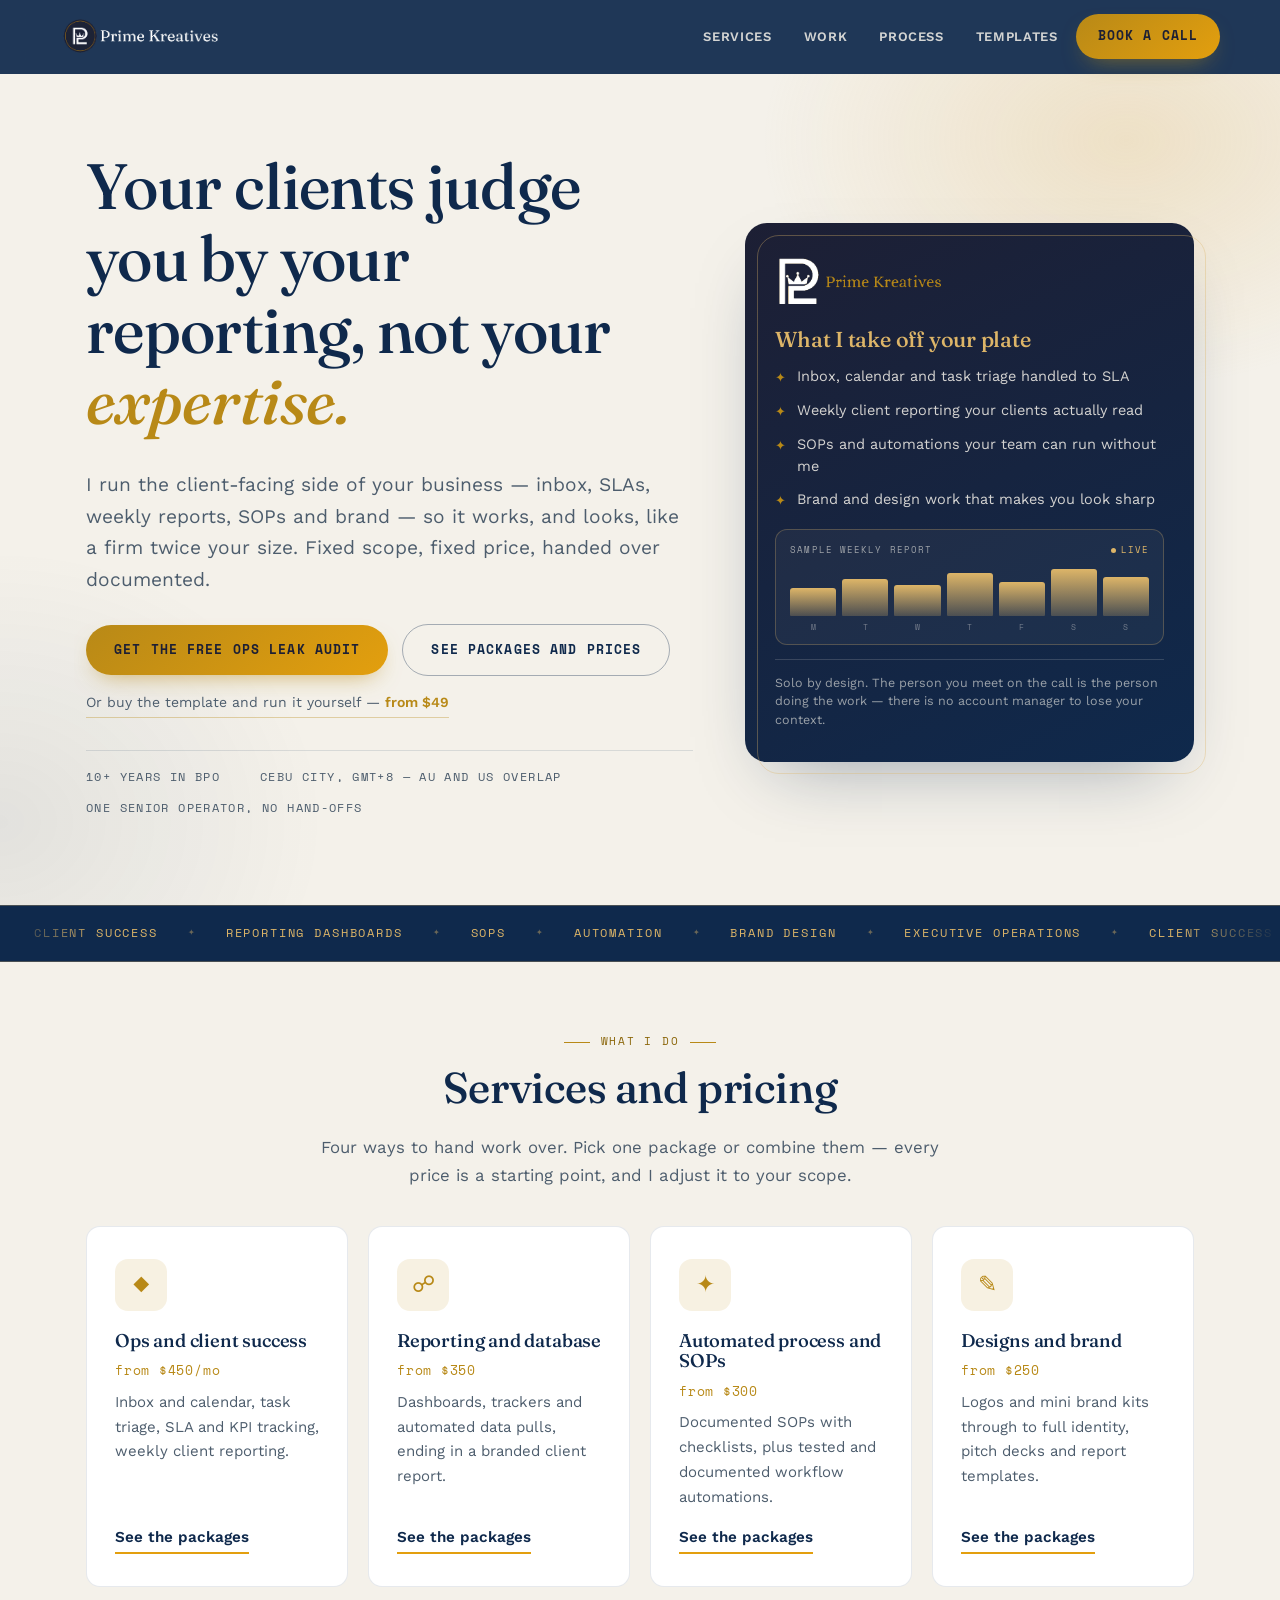
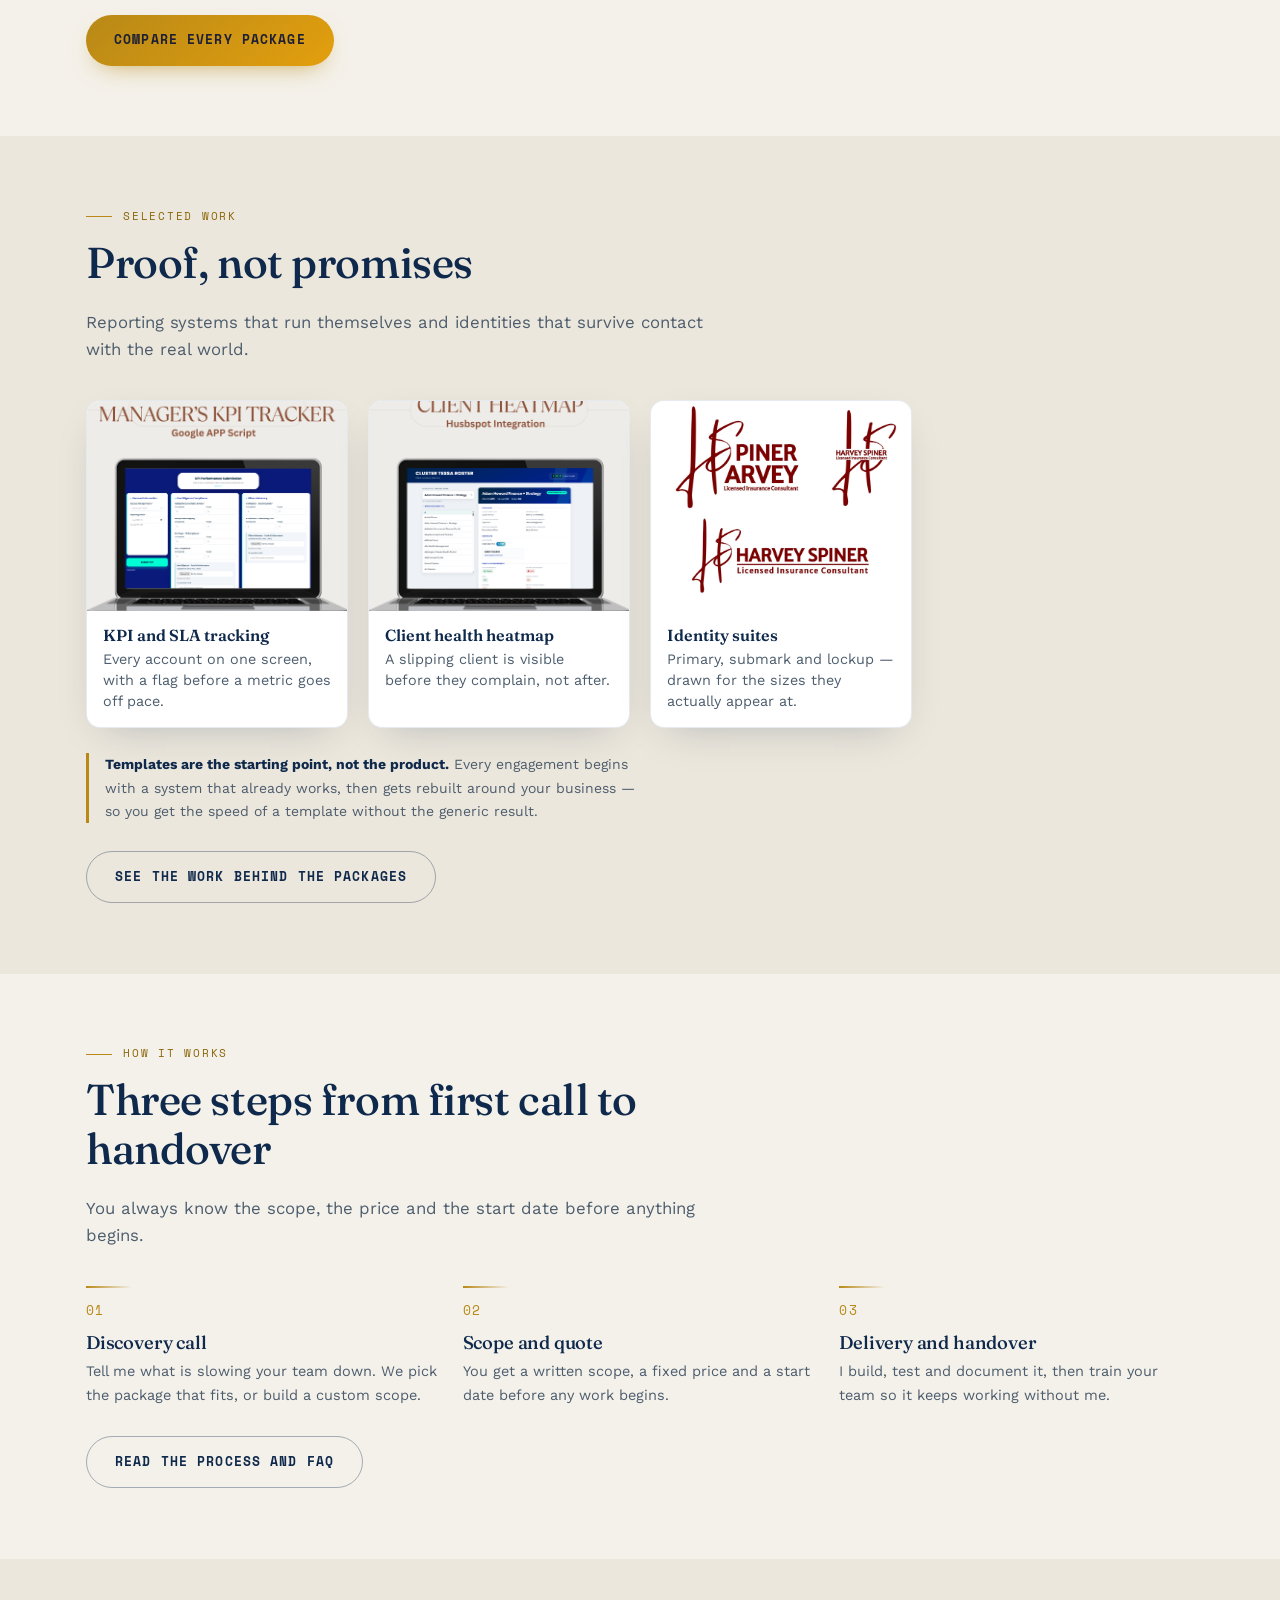
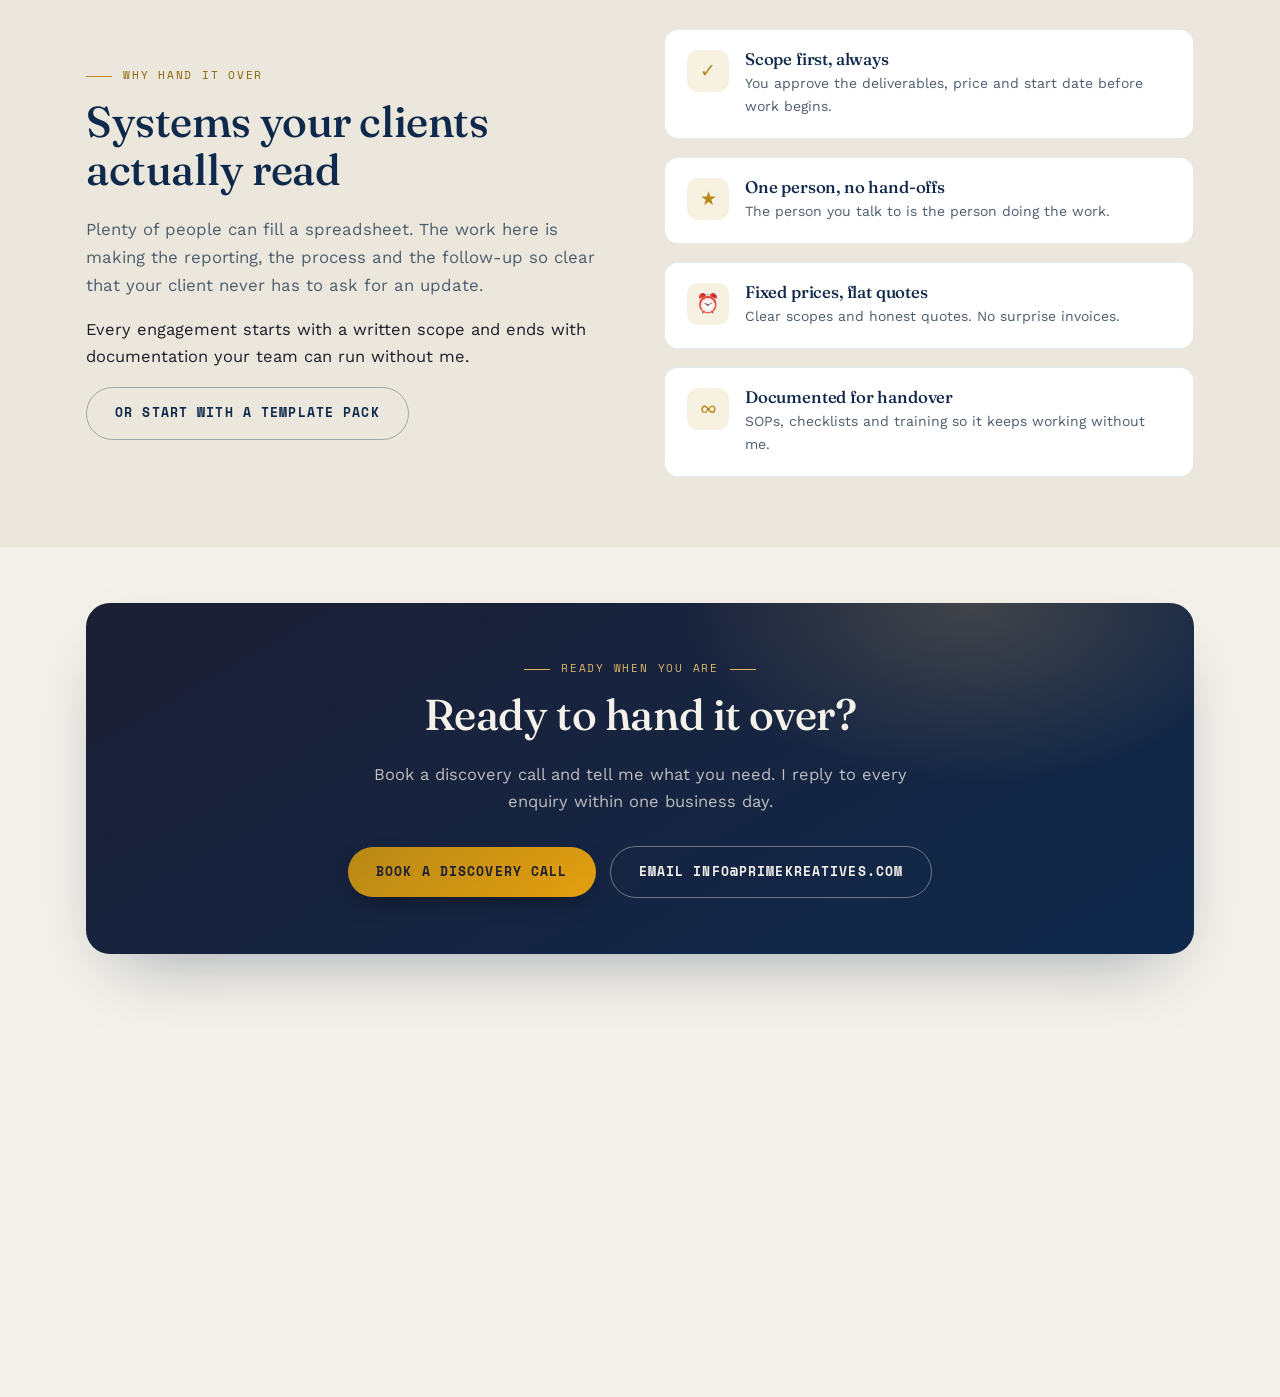
<file: index.html>
<!DOCTYPE html>
<html lang="en">
<head>
<meta charset="utf-8">
<meta name="viewport" content="width=device-width, initial-scale=1">
<title>Prime Kreatives | Client operations for AU and US firms</title>
<meta name="description" content="Client success, reporting, SOPs, automation and brand for Australian and US firms. Fixed-scope packages from $250, documented handover, one senior operator. Free Ops Leak Audit.">
<link rel="canonical" href="https://primekreatives.com/">
<link rel="icon" href="/assets/favicon.svg" type="image/svg+xml">
<meta property="og:title" content="Prime Kreatives — your clients judge you by your reporting">
<meta property="og:description" content="Client success, reporting, SOPs, automation and brand with clear package pricing. Fixed scope, fixed price, documented handover.">
<meta property="og:type" content="website"><meta property="og:url" content="https://primekreatives.com/">
<meta property="og:site_name" content="Prime Kreatives">
<meta property="og:image" content="https://primekreatives.com/assets/og/home.png">
<meta property="og:image:width" content="1200"><meta property="og:image:height" content="630">
<meta property="og:image:alt" content="Prime Kreatives: your clients judge you by your reporting, not your expertise.">
<meta name="twitter:card" content="summary_large_image">
<meta name="twitter:image" content="https://primekreatives.com/assets/og/home.png">
<link rel="preconnect" href="https://fonts.googleapis.com"><link rel="preconnect" href="https://fonts.gstatic.com" crossorigin>
<link href="https://fonts.googleapis.com/css2?family=Fraunces:ital,opsz,wght@0,9..144,400;0,9..144,500;0,9..144,600;1,9..144,500&family=Work+Sans:wght@400;500;600;700&family=Space+Mono:wght@400;700&display=swap" rel="stylesheet">
<link rel="stylesheet" href="/kit.css?v=20261114">
<style>
.hero-visual .hv-title{color:var(--sand);font-size:1.35rem;margin:0 0 14px}
.hero-visual .note{font-size:12.5px;color:rgba(244,241,234,.6);margin:.9rem 0 0;line-height:1.5;border-top:1px solid rgba(244,241,234,.16);padding-top:.85rem}
/* quiet second lane: the product, on screen one, without stealing the service message */
.hero-alt{display:inline-block;margin-top:15px;font-size:14px;color:var(--slate);text-decoration:none;border-bottom:1px solid rgba(184,137,23,.35);padding-bottom:2px;transition:color .15s,border-color .15s}
.hero-alt b{color:var(--gold);font-weight:600}
.hero-alt:hover{color:var(--navy);border-color:var(--gold)}
/* sample report panel: makes the hero card read as a living deliverable, not a text list.
   Decorative and explicitly labelled a sample; no client data or claimed results. */
.hv-report{margin-top:18px;padding:13px 14px 9px;border:1px solid rgba(221,181,104,.28);border-radius:12px;background:rgba(244,241,234,.045)}
.hv-report-top{display:flex;align-items:center;justify-content:space-between;font-family:var(--font-mono);font-size:8.5px;letter-spacing:.13em;text-transform:uppercase;color:rgba(244,241,234,.6);margin-bottom:9px}
.hv-pulse{display:inline-flex;align-items:center;gap:5px;color:var(--sand)}
.hv-pulse::before{content:"";width:5px;height:5px;border-radius:50%;background:var(--sand);box-shadow:0 0 0 0 rgba(221,181,104,.5);animation:hvPulse 2.4s infinite}
@keyframes hvPulse{0%{box-shadow:0 0 0 0 rgba(221,181,104,.5)}70%{box-shadow:0 0 0 6px rgba(221,181,104,0)}100%{box-shadow:0 0 0 0 rgba(221,181,104,0)}}
.hv-bars{display:flex;align-items:flex-end;gap:6px;height:50px}
.hv-bars i{flex:1;height:var(--h);border-radius:3px 3px 1px 1px;background:linear-gradient(180deg,var(--sand),rgba(221,181,104,.24));transform:scaleY(0);transform-origin:bottom;transition:transform .9s var(--ease) .2s}
.reveal.in .hv-bars i,.hv-report:hover .hv-bars i{transform:scaleY(1)}
.hv-bars i:nth-child(2){transition-delay:.28s}.hv-bars i:nth-child(3){transition-delay:.36s}
.hv-bars i:nth-child(4){transition-delay:.44s}.hv-bars i:nth-child(5){transition-delay:.52s}
.hv-bars i:nth-child(6){transition-delay:.6s}.hv-bars i:nth-child(7){transition-delay:.68s}
.hv-days{display:flex;gap:6px;margin-top:6px}
.hv-days span{flex:1;text-align:center;font-family:var(--font-mono);font-size:7.5px;color:rgba(244,241,234,.4)}
.work-cards{display:grid;grid-template-columns:repeat(auto-fill,minmax(240px,1fr));gap:20px;margin-top:26px}
.work-cards a{display:block;text-decoration:none;background:#fff;border:1px solid rgba(15,41,76,.1);border-radius:var(--radius);overflow:hidden;box-shadow:var(--shadow);transition:transform .25s var(--ease),box-shadow .25s var(--ease)}
.work-cards a:hover{transform:translateY(-3px);box-shadow:var(--shadow-lg)}
.work-cards img{display:block;width:100%;height:210px;object-fit:cover;background:#e9e4d8;transition:transform .6s var(--ease)}
.work-cards a:hover img{transform:scale(1.045)}
.work-cards span{display:block;padding:13px 16px 15px;font-size:.9rem;color:var(--slate);line-height:1.45}
.work-cards b{display:block;font-family:var(--font-display);font-size:1rem;color:var(--navy);margin-bottom:2px;font-weight:600}
.solo{margin-top:1.6rem;border-left:3px solid var(--gold);padding-left:16px;font-size:14px;color:var(--slate);max-width:62ch}
.solo b{color:var(--navy)}
@media (prefers-reduced-motion:reduce){
  .hv-bars i{transform:scaleY(1)!important}
  .hv-pulse::before{animation:none}
  .work-cards a:hover img{transform:none}
}
</style>
<script type="application/ld+json">{"@context":"https://schema.org","@type":"ProfessionalService","name":"Prime Kreatives","url":"https://primekreatives.com","email":"info@primekreatives.com","logo":"https://primekreatives.com/assets/logo-footer.png","slogan":"Where vision meets execution","description":"Client operations, reporting, SOPs, automation and brand for Australian and US firms.","priceRange":"$250-$2000","areaServed":[{"@type":"Country","name":"Australia"},{"@type":"Country","name":"United States"}],"address":{"@type":"PostalAddress","addressLocality":"Cebu City","addressCountry":"PH"},"sameAs":["https://www.linkedin.com/in/peter-lee-ba32251ba","https://www.facebook.com/prime.kreatives17","https://www.instagram.com/prime.kreatives"]}</script>
</head>
<body data-site="main">
<header class="site-head" id="site-header"></header>
<main id="main">

<section class="hero"><div class="wrap">
<div class="reveal wipe">
<h1>Your clients judge you by your reporting, not your <span class="gold">expertise.</span></h1>
<p>I run the client-facing side of your business &mdash; inbox, SLAs, weekly reports, SOPs and brand &mdash; so it works, and looks, like a firm twice your size. Fixed scope, fixed price, handed over documented.</p>
<div class="cta-row"><a class="btn" href="/discovery-call">Get the free Ops Leak Audit</a><a class="btn ghost" href="/services">See packages and prices</a></div>
<a class="hero-alt" href="/digital/">Or buy the template and run it yourself &mdash; <b>from $49</b></a>
<ul class="facts"><li>10+ years in BPO</li><li>Cebu City, GMT+8 &mdash; AU and US overlap</li><li>One senior operator, no hand-offs</li></ul>
</div>
<div class="hero-visual reveal">
<img src="/assets/logo-secondary-reverse.png" alt="Prime Kreatives" width="170" height="53">
<h2 class="hv-title">What I take off your plate</h2>
<ul>
<li>Inbox, calendar and task triage handled to SLA</li>
<li>Weekly client reporting your clients actually read</li>
<li>SOPs and automations your team can run without me</li>
<li>Brand and design work that makes you look sharp</li>
</ul>
<div class="hv-report" aria-hidden="true">
  <div class="hv-report-top"><span>Sample weekly report</span><span class="hv-pulse">Live</span></div>
  <div class="hv-bars"><i style="--h:56%"></i><i style="--h:74%"></i><i style="--h:62%"></i><i style="--h:86%"></i><i style="--h:69%"></i><i style="--h:94%"></i><i style="--h:79%"></i></div>
  <div class="hv-days"><span>M</span><span>T</span><span>W</span><span>T</span><span>F</span><span>S</span><span>S</span></div>
</div>
<p class="note">Solo by design. The person you meet on the call is the person doing the work &mdash; there is no account manager to lose your context.</p>
</div>
</div></section>

<div class="trust-strip" aria-label="Services at a glance"><div class="marquee">
<div class="marquee-track">
<span>Client success</span><span>Reporting dashboards</span><span>SOPs</span><span>Automation</span><span>Brand design</span><span>Executive operations</span>
<span aria-hidden="true">Client success</span><span aria-hidden="true">Reporting dashboards</span><span aria-hidden="true">SOPs</span><span aria-hidden="true">Automation</span><span aria-hidden="true">Brand design</span><span aria-hidden="true">Executive operations</span>
</div>
</div></div>

<section class="sec" id="services"><div class="wrap">
<div class="section-head centered reveal wipe">
<span class="eyebrow centered">What I do</span>
<h2>Services and pricing</h2>
<p>Four ways to hand work over. Pick one package or combine them &mdash; every price is a starting point, and I adjust it to your scope.</p>
</div>
<div class="cards">
<div class="card reveal"><div class="icon">&#9670;</div><h3>Ops and client success</h3><p class="price">from $450/mo</p><p>Inbox and calendar, task triage, SLA and KPI tracking, weekly client reporting.</p><a class="link" href="/services#ops">See the packages</a></div>
<div class="card reveal"><div class="icon">&#9741;</div><h3>Reporting and database</h3><p class="price">from $350</p><p>Dashboards, trackers and automated data pulls, ending in a branded client report.</p><a class="link" href="/services#reporting">See the packages</a></div>
<div class="card reveal"><div class="icon">&#10022;</div><h3>Automated process and SOPs</h3><p class="price">from $300</p><p>Documented SOPs with checklists, plus tested and documented workflow automations.</p><a class="link" href="/services#process">See the packages</a></div>
<div class="card reveal"><div class="icon">&#9998;</div><h3>Designs and brand</h3><p class="price">from $250</p><p>Logos and mini brand kits through to full identity, pitch decks and report templates.</p><a class="link" href="/services#brand">See the packages</a></div>
</div>
<div class="cta-row reveal"><a class="btn" href="/services">Compare every package</a></div>
</div></section>

<section class="sec alt" id="work"><div class="wrap">
<div class="section-head reveal wipe">
<span class="eyebrow">Selected work</span>
<h2>Proof, not promises</h2>
<p>Reporting systems that run themselves and identities that survive contact with the real world.</p>
</div>
<div class="work-cards reveal">
<a href="/portfolio/#reporting"><img src="/assets/reporting/kpi-tracker.png" alt="KPI tracker dashboard showing weekly targets against actuals" width="1080" height="1080" loading="lazy" decoding="async"><span><b>KPI and SLA tracking</b>Every account on one screen, with a flag before a metric goes off pace.</span></a>
<a href="/portfolio/#reporting"><img src="/assets/reporting/client-heatmap.png" alt="Client health heatmap across accounts and weeks" width="1080" height="1080" loading="lazy" decoding="async"><span><b>Client health heatmap</b>A slipping client is visible before they complain, not after.</span></a>
<a href="/portfolio/#brand"><img src="/assets/opt/harvey-spiner-suite.jpg" alt="Harvey Spiner full brand identity suite" width="1400" height="1134" loading="lazy" decoding="async"><span><b>Identity suites</b>Primary, submark and lockup &mdash; drawn for the sizes they actually appear at.</span></a>
</div>
<p class="solo reveal"><b>Templates are the starting point, not the product.</b> Every engagement begins with a system that already works, then gets rebuilt around your business &mdash; so you get the speed of a template without the generic result.</p>
<div class="cta-row reveal"><a class="btn ghost" href="/portfolio/">See the work behind the packages</a></div>
</div></section>

<section class="sec" id="process"><div class="wrap">
<div class="section-head reveal wipe">
<span class="eyebrow">How it works</span>
<h2>Three steps from first call to handover</h2>
<p>You always know the scope, the price and the start date before anything begins.</p>
</div>
<ol class="steps">
<li class="reveal"><h3>Discovery call</h3><p>Tell me what is slowing your team down. We pick the package that fits, or build a custom scope.</p></li>
<li class="reveal"><h3>Scope and quote</h3><p>You get a written scope, a fixed price and a start date before any work begins.</p></li>
<li class="reveal"><h3>Delivery and handover</h3><p>I build, test and document it, then train your team so it keeps working without me.</p></li>
</ol>
<div class="cta-row reveal"><a class="btn ghost" href="/process">Read the process and FAQ</a></div>
</div></section>

<section class="sec alt"><div class="wrap">
<div class="split">
<div class="reveal wipe">
<span class="eyebrow">Why hand it over</span>
<h2>Systems your clients actually read</h2>
<p class="lead">Plenty of people can fill a spreadsheet. The work here is making the reporting, the process and the follow-up so clear that your client never has to ask for an update.</p>
<p>Every engagement starts with a written scope and ends with documentation your team can run without me.</p>
<a class="btn ghost" href="/digital/">Or start with a template pack</a>
</div>
<ul class="value-list reveal">
<li><div class="icon">&#10003;</div><div><h3>Scope first, always</h3><p>You approve the deliverables, price and start date before work begins.</p></div></li>
<li><div class="icon">&#9733;</div><div><h3>One person, no hand-offs</h3><p>The person you talk to is the person doing the work.</p></div></li>
<li><div class="icon">&#9200;</div><div><h3>Fixed prices, flat quotes</h3><p>Clear scopes and honest quotes. No surprise invoices.</p></div></li>
<li><div class="icon">&#8734;</div><div><h3>Documented for handover</h3><p>SOPs, checklists and training so it keeps working without me.</p></div></li>
</ul>
</div>
</div></section>

<section class="sec tight"><div class="wrap">
<div class="cta-band reveal">
<span class="eyebrow centered on-dark">Ready when you are</span>
<h2>Ready to hand it over?</h2>
<p>Book a discovery call and tell me what you need. I reply to every enquiry within one business day.</p>
<div class="cta-row">
<a class="btn on-dark" href="/discovery-call">Book a discovery call</a>
<a class="btn ghost on-dark" href="mailto:info@primekreatives.com">Email info@primekreatives.com</a>
</div>
</div>
</div></section>

</main>
<footer class="site-foot" id="site-footer"></footer>
<script src="/kit.js?v=20261114" defer></script>
</body>
</html>
</file>
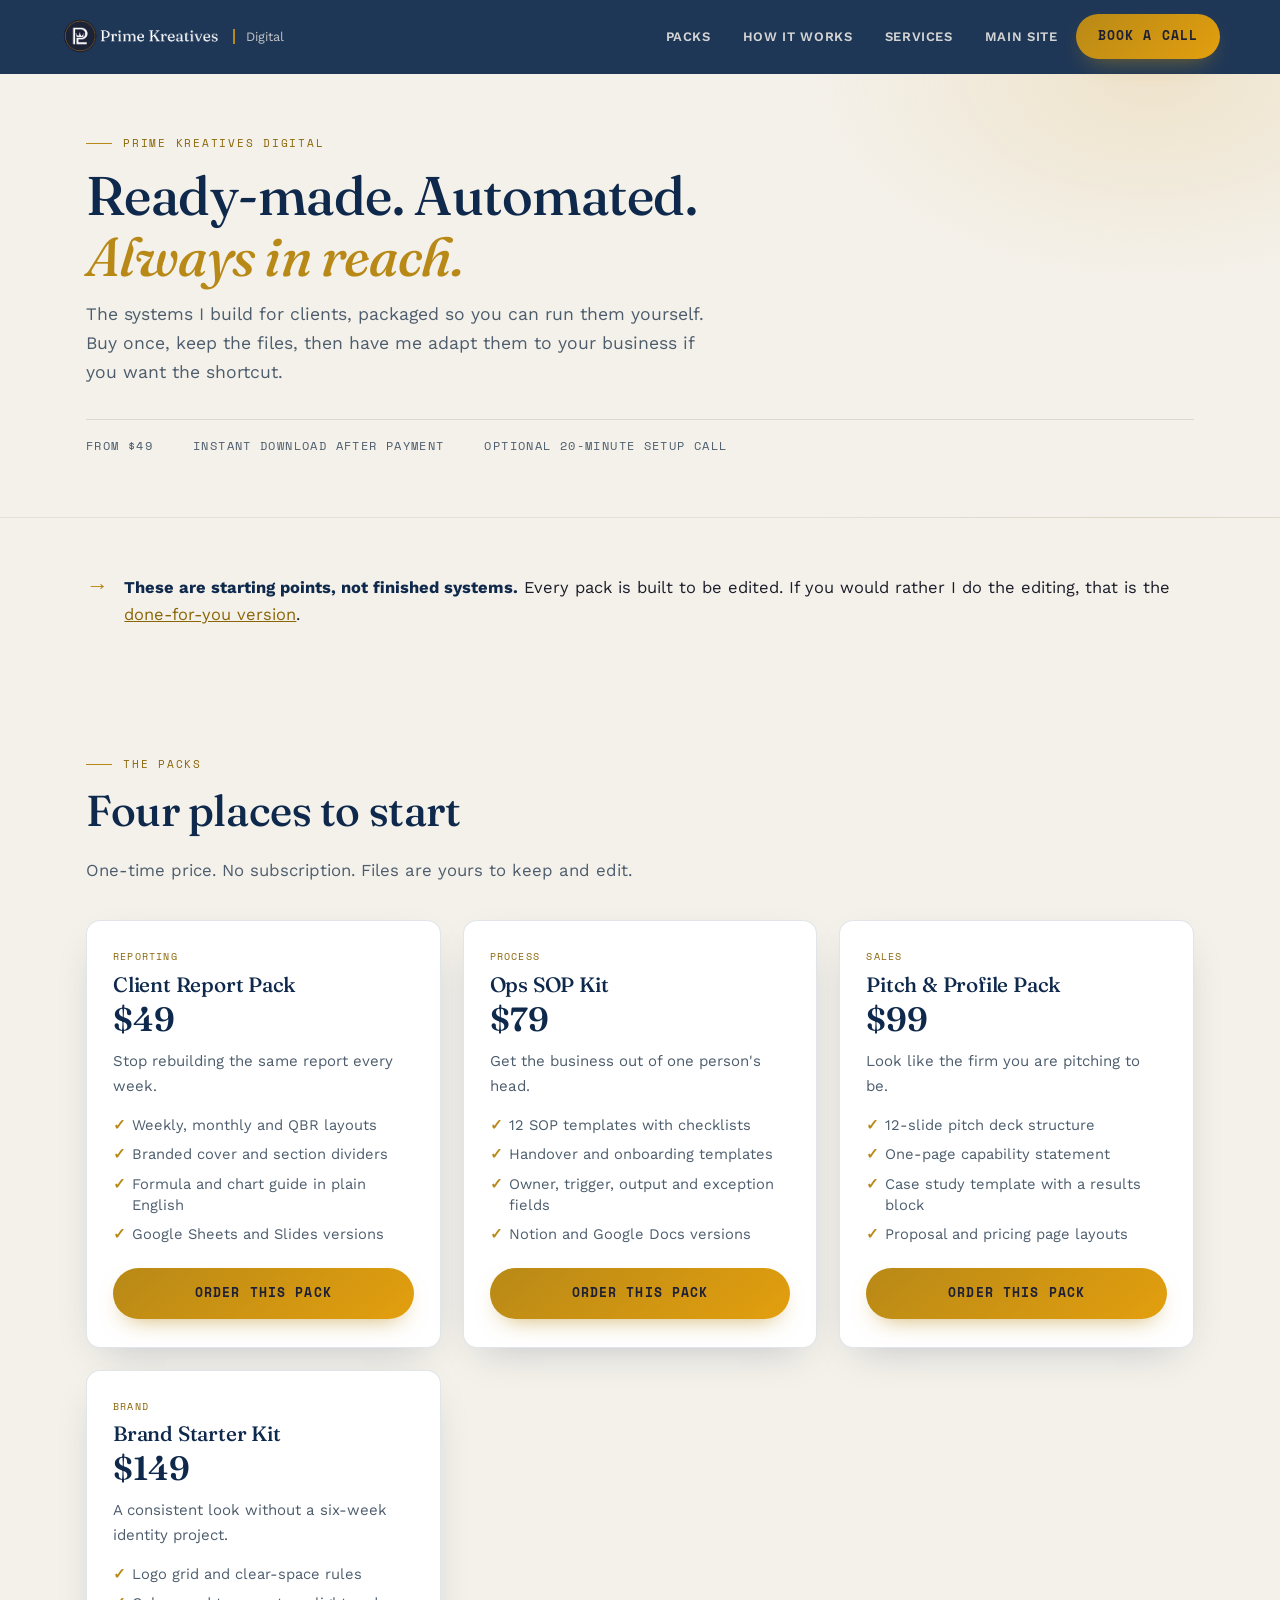
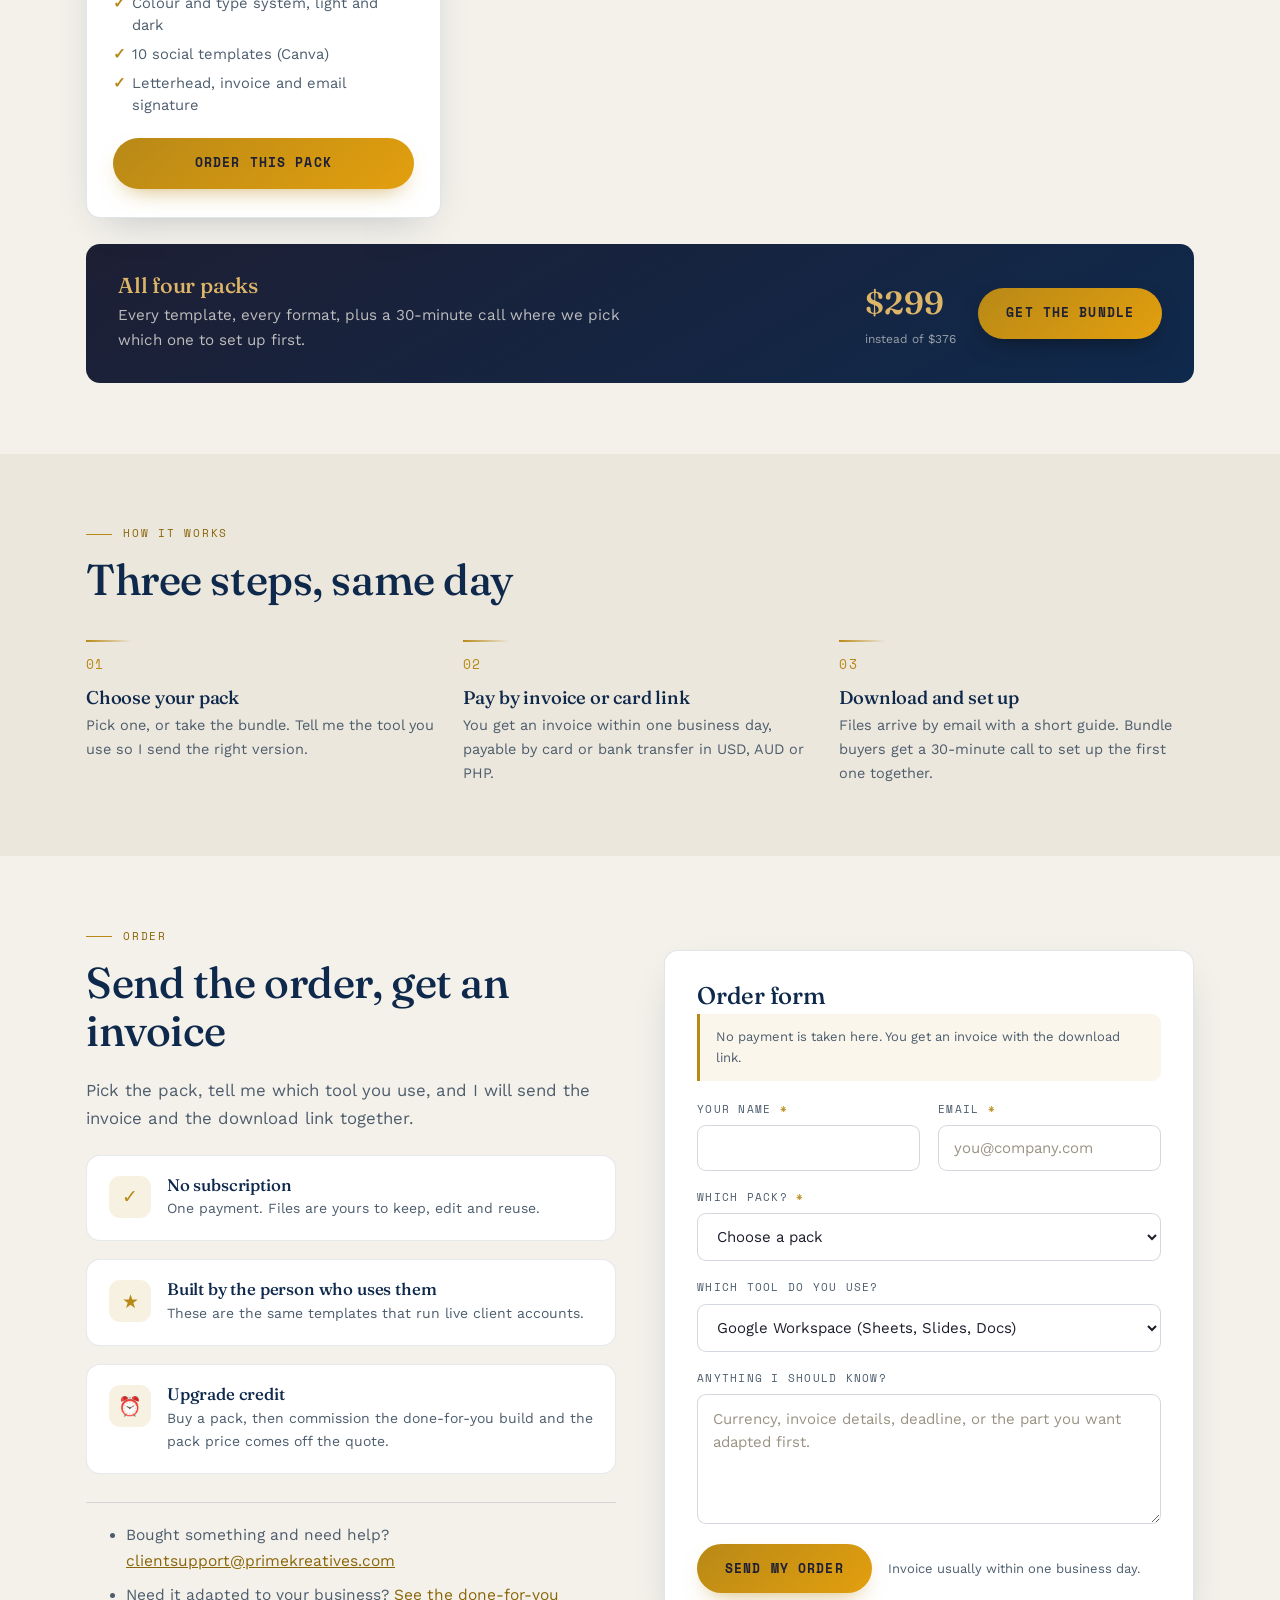
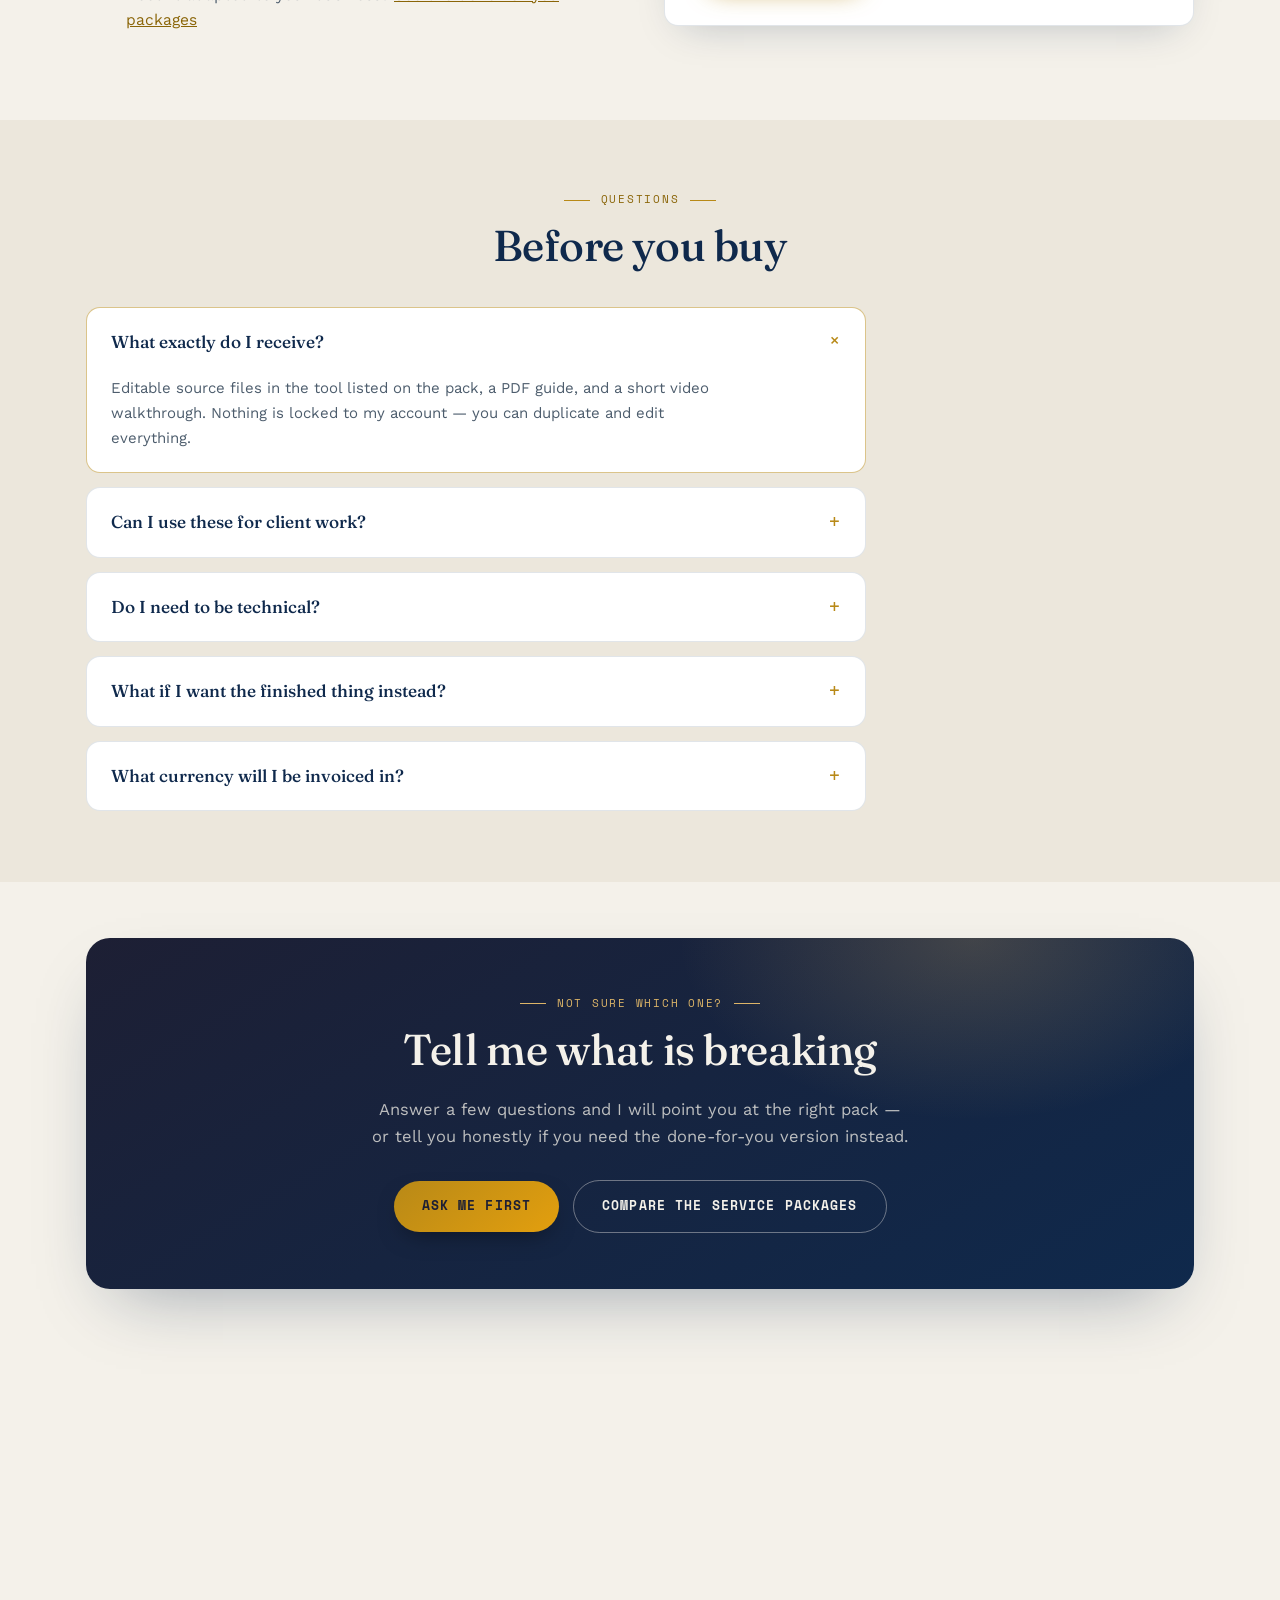
<file: digital/index.html>
<!DOCTYPE html>
<html lang="en">
<head>
<meta charset="utf-8">
<meta name="viewport" content="width=device-width, initial-scale=1">
<title>Template Packs | Prime Kreatives Digital</title>
<meta name="description" content="Ready-made reporting, SOP, pitch and brand template packs. Buy once, use forever, then have them adapted to your business. From $49.">
<link rel="canonical" href="https://primekreatives.com/digital/">
<link rel="icon" href="/assets/favicon.svg" type="image/svg+xml">
<meta property="og:title" content="Template Packs — Prime Kreatives Digital">
<meta property="og:description" content="Ready-made systems for reporting, SOPs, pitches and brand. From $49.">
<meta property="og:type" content="website"><meta property="og:url" content="https://primekreatives.com/digital/">
<meta property="og:site_name" content="Prime Kreatives">
<meta property="og:image" content="https://primekreatives.com/assets/og/digital.png">
<meta property="og:image:width" content="1200"><meta property="og:image:height" content="630">
<meta property="og:image:alt" content="Prime Kreatives Digital: ready-made reporting kits, SOP packs and brand starter sets.">
<meta name="twitter:card" content="summary_large_image">
<meta name="twitter:image" content="https://primekreatives.com/assets/og/digital.png">
<link rel="preconnect" href="https://fonts.googleapis.com"><link rel="preconnect" href="https://fonts.gstatic.com" crossorigin>
<link href="https://fonts.googleapis.com/css2?family=Fraunces:ital,opsz,wght@0,9..144,400;0,9..144,500;0,9..144,600;1,9..144,500&family=Work+Sans:wght@400;500;600;700&family=Space+Mono:wght@400;700&display=swap" rel="stylesheet">
<link rel="stylesheet" href="/kit.css?v=20261114">
<style>
.packs{display:grid;grid-template-columns:repeat(auto-fill,minmax(280px,1fr));gap:22px;margin-top:34px}
.pack{background:#fff;border:1px solid rgba(15,41,76,.12);border-radius:var(--radius);padding:28px 26px;display:flex;flex-direction:column;box-shadow:var(--shadow);transition:transform .25s var(--ease),box-shadow .25s var(--ease)}
.pack:hover{transform:translateY(-4px);box-shadow:var(--shadow-lg)}
.pack .tag{font-family:var(--font-mono);font-size:10px;letter-spacing:.12em;text-transform:uppercase;color:#8a6508}
.pack h3{font-size:1.3rem;margin:.45rem 0 .3rem}
.pack .amt{font-family:var(--font-display);font-size:2.1rem;font-weight:600;color:var(--navy);line-height:1.1;margin-bottom:.2rem}
.pack .amt small{font-family:var(--font-body);font-size:.8rem;font-weight:400;color:var(--slate);letter-spacing:0}
.pack p{font-size:.94rem;color:var(--slate);margin:.5rem 0 1rem}
.pack ul{list-style:none;margin:0 0 1.4rem;padding:0;display:grid;gap:8px}
.pack li{position:relative;padding-left:19px;font-size:.92rem;color:var(--slate);line-height:1.45}
.pack li::before{content:"\2713";position:absolute;left:0;color:var(--gold);font-weight:700}
.pack .btn{margin-top:auto;justify-content:center}
.bundle{margin-top:26px;background:linear-gradient(150deg,var(--indigo),var(--navy));color:var(--paper);border-radius:var(--radius);padding:30px 32px;display:flex;gap:24px;align-items:center;justify-content:space-between;flex-wrap:wrap}
.bundle h3{color:var(--sand);font-size:1.35rem;margin-bottom:.3rem}
.bundle p{color:rgba(244,241,234,.75);font-size:.95rem;margin:0;max-width:56ch}
.bundle .price{font-family:var(--font-display);font-size:2rem;color:var(--sand);font-weight:600}
.bundle .price small{display:block;font-family:var(--font-body);font-size:.75rem;color:rgba(244,241,234,.6);font-weight:400;letter-spacing:0}
</style>
</head>
<body data-site="digital">
<header class="site-head" id="site-header"></header>

<main id="main">

<div class="page-head"><div class="wrap"><div class="reveal wipe">
  <span class="eyebrow">Prime Kreatives Digital</span>
  <h1>Ready-made. Automated. <span class="gold">Always in reach.</span></h1>
  <p>The systems I build for clients, packaged so you can run them yourself. Buy once, keep the files, then have me adapt them to your business if you want the shortcut.</p>
  <ul class="facts"><li>From $49</li><li>Instant download after payment</li><li>Optional 20-minute setup call</li></ul>
</div></div></div>

<section class="sec tight"><div class="wrap">
  <div class="note reveal" style="max-width:none;display:flex;gap:16px;align-items:flex-start">
    <span style="font-family:var(--font-display);font-size:1.4rem;color:var(--gold);line-height:1">&rarr;</span>
    <div><b style="color:var(--navy)">These are starting points, not finished systems.</b> Every pack is built to be edited. If you would rather I do the editing, that is the <a href="/services#reporting" style="color:#8a6508">done-for-you version</a>.</div>
  </div>
</div></section>

<section class="sec" id="packs"><div class="wrap">
  <div class="section-head reveal wipe">
    <span class="eyebrow">The packs</span>
    <h2>Four places to start</h2>
    <p>One-time price. No subscription. Files are yours to keep and edit.</p>
  </div>

  <div class="packs">
    <div class="pack reveal">
      <span class="tag">Reporting</span>
      <h3>Client Report Pack</h3>
      <div class="amt">$49</div>
      <p>Stop rebuilding the same report every week.</p>
      <ul>
        <li>Weekly, monthly and QBR layouts</li>
        <li>Branded cover and section dividers</li>
        <li>Formula and chart guide in plain English</li>
        <li>Google Sheets and Slides versions</li>
      </ul>
      <a class="btn" href="#order" data-pack="Client Report Pack ($49)">Order this pack</a>
    </div>

    <div class="pack reveal">
      <span class="tag">Process</span>
      <h3>Ops SOP Kit</h3>
      <div class="amt">$79</div>
      <p>Get the business out of one person's head.</p>
      <ul>
        <li>12 SOP templates with checklists</li>
        <li>Handover and onboarding templates</li>
        <li>Owner, trigger, output and exception fields</li>
        <li>Notion and Google Docs versions</li>
      </ul>
      <a class="btn" href="#order" data-pack="Ops SOP Kit ($79)">Order this pack</a>
    </div>

    <div class="pack reveal">
      <span class="tag">Sales</span>
      <h3>Pitch &amp; Profile Pack</h3>
      <div class="amt">$99</div>
      <p>Look like the firm you are pitching to be.</p>
      <ul>
        <li>12-slide pitch deck structure</li>
        <li>One-page capability statement</li>
        <li>Case study template with a results block</li>
        <li>Proposal and pricing page layouts</li>
      </ul>
      <a class="btn" href="#order" data-pack="Pitch &amp; Profile Pack ($99)">Order this pack</a>
    </div>

    <div class="pack reveal">
      <span class="tag">Brand</span>
      <h3>Brand Starter Kit</h3>
      <div class="amt">$149</div>
      <p>A consistent look without a six-week identity project.</p>
      <ul>
        <li>Logo grid and clear-space rules</li>
        <li>Colour and type system, light and dark</li>
        <li>10 social templates (Canva)</li>
        <li>Letterhead, invoice and email signature</li>
      </ul>
      <a class="btn" href="#order" data-pack="Brand Starter Kit ($149)">Order this pack</a>
    </div>
  </div>

  <div class="bundle reveal">
    <div>
      <h3>All four packs</h3>
      <p>Every template, every format, plus a 30-minute call where we pick which one to set up first.</p>
    </div>
    <div style="display:flex;gap:22px;align-items:center;flex-wrap:wrap">
      <div class="price">$299 <small>instead of $376</small></div>
      <a class="btn on-dark" href="#order" data-pack="All four packs ($299)">Get the bundle</a>
    </div>
  </div>
</div></section>

<section class="sec alt" id="how"><div class="wrap">
  <div class="section-head reveal wipe">
    <span class="eyebrow">How it works</span>
    <h2>Three steps, same day</h2>
  </div>
  <ol class="steps">
    <li class="reveal"><h3>Choose your pack</h3><p>Pick one, or take the bundle. Tell me the tool you use so I send the right version.</p></li>
    <li class="reveal"><h3>Pay by invoice or card link</h3><p>You get an invoice within one business day, payable by card or bank transfer in USD, AUD or PHP.</p></li>
    <li class="reveal"><h3>Download and set up</h3><p>Files arrive by email with a short guide. Bundle buyers get a 30-minute call to set up the first one together.</p></li>
  </ol>
</div></section>

<section class="sec" id="order"><div class="wrap"><div class="split">
  <div class="reveal wipe">
    <span class="eyebrow">Order</span>
    <h2>Send the order, get an invoice</h2>
    <p class="lead">Pick the pack, tell me which tool you use, and I will send the invoice and the download link together.</p>
    <ul class="value-list" style="margin-top:22px">
      <li><div class="icon">&#10003;</div><div><h3>No subscription</h3><p>One payment. Files are yours to keep, edit and reuse.</p></div></li>
      <li><div class="icon">&#9733;</div><div><h3>Built by the person who uses them</h3><p>These are the same templates that run live client accounts.</p></div></li>
      <li><div class="icon">&#9200;</div><div><h3>Upgrade credit</h3><p>Buy a pack, then commission the done-for-you build and the pack price comes off the quote.</p></div></li>
    </ul>
    <ul class="contact-list">
      <li>Bought something and need help? <a href="mailto:clientsupport@primekreatives.com">clientsupport@primekreatives.com</a></li>
      <li>Need it adapted to your business? <a href="/services">See the done-for-you packages</a></li>
    </ul>
  </div>

  <div class="form-card reveal" data-form-box>
    <div data-form-body>
      <h2>Order form</h2>
      <p class="form-note">No payment is taken here. You get an invoice with the download link.</p>
      <form data-send="clientsupport@primekreatives.com" data-subject="Template pack order — primekreatives.com">
        <div class="grid">
          <div class="field"><label for="dname">Your name <span class="req">*</span></label><input type="text" id="dname" name="name" required autocomplete="name"></div>
          <div class="field"><label for="demail">Email <span class="req">*</span></label><input type="email" id="demail" name="email" required autocomplete="email" placeholder="you@company.com"></div>
          <div class="field full"><label for="pack">Which pack? <span class="req">*</span></label>
            <select id="pack" name="pack" required>
              <option value="">Choose a pack</option>
              <option>Client Report Pack ($49)</option>
              <option>Ops SOP Kit ($79)</option>
              <option>Pitch &amp; Profile Pack ($99)</option>
              <option>Brand Starter Kit ($149)</option>
              <option>All four packs ($299)</option>
            </select></div>
          <div class="field full"><label for="tool">Which tool do you use?</label>
            <select id="tool" name="tool">
              <option>Google Workspace (Sheets, Slides, Docs)</option>
              <option>Microsoft 365 (Excel, PowerPoint, Word)</option>
              <option>Notion</option>
              <option>Canva</option>
              <option>Mixed / not sure</option>
            </select></div>
          <div class="field full"><label for="dnotes">Anything I should know?</label><textarea id="dnotes" name="notes" placeholder="Currency, invoice details, deadline, or the part you want adapted first."></textarea></div>
        </div>
        <div class="hp"><label for="dbot">Leave this empty</label><input type="text" id="dbot" name="bot-field" tabindex="-1" autocomplete="off"></div>
        <div class="submit-row"><button class="btn" type="submit">Send my order</button><span style="font-size:13px;color:var(--slate)">Invoice usually within one business day.</span></div>
      </form>
    </div>

    <div data-form-sent hidden>
      <div class="form-sent">
        <h3>Order received</h3>
        <p>Check your inbox for the invoice and download link, usually within one business day. If it does not arrive, email <a href="mailto:clientsupport@primekreatives.com">clientsupport@primekreatives.com</a>.</p>
        <a class="btn" href="/services">See the done-for-you version</a>
      </div>
    </div>

    <div data-form-fallback hidden>
      <div class="form-sent" style="background:rgba(184,137,23,.08);border-color:rgba(184,137,23,.45);color:#6b4e06">
        <h3 style="color:#6b4e06">The form could not send</h3>
        <p style="color:#6b4e06">Your order is ready in your mail app &mdash; just press send.</p>
        <a class="btn" data-fallback-link href="mailto:clientsupport@primekreatives.com">Open the email</a>
      </div>
    </div>
  </div>
</div></div></section>

<section class="sec alt"><div class="wrap">
  <div class="section-head centered reveal wipe">
    <span class="eyebrow centered">Questions</span>
    <h2>Before you buy</h2>
  </div>
  <div class="faq reveal">
    <details open><summary>What exactly do I receive?</summary><p>Editable source files in the tool listed on the pack, a PDF guide, and a short video walkthrough. Nothing is locked to my account &mdash; you can duplicate and edit everything.</p></details>
    <details><summary>Can I use these for client work?</summary><p>Yes. One licence covers unlimited use inside your own business and for your own clients. You cannot resell the templates themselves as a product.</p></details>
    <details><summary>Do I need to be technical?</summary><p>No. The reporting pack assumes you can fill in a spreadsheet. The SOP kit is written and formatted &mdash; you fill in the blanks. If you get stuck, email support.</p></details>
    <details><summary>What if I want the finished thing instead?</summary><p>That is the <a href="/services">done-for-you service</a>. The price of your pack comes off the quote, so you do not pay twice.</p></details>
    <details><summary>What currency will I be invoiced in?</summary><p>USD by default. AUD and PHP are available &mdash; just say which on the order form.</p></details>
  </div>
</div></section>

<section class="sec tight"><div class="wrap">
  <div class="cta-band reveal">
    <span class="eyebrow centered on-dark">Not sure which one?</span>
    <h2>Tell me what is breaking</h2>
    <p>Answer a few questions and I will point you at the right pack &mdash; or tell you honestly if you need the done-for-you version instead.</p>
    <div class="cta-row">
      <a class="btn on-dark" href="/discovery-call">Ask me first</a>
      <a class="btn ghost on-dark" href="/services">Compare the service packages</a>
    </div>
  </div>
</div></section>

</main>
<footer class="site-foot" id="site-footer"></footer>
<script src="/kit.js?v=20261114" defer></script>
<script>
/* Pre-select the pack when a card button is clicked. */
(function(){
  var sel=document.getElementById('pack');
  if(!sel) return;
  Array.prototype.forEach.call(document.querySelectorAll('[data-pack]'),function(a){
    a.addEventListener('click',function(){
      var v=a.getAttribute('data-pack').replace('&amp;','&');
      for(var i=0;i<sel.options.length;i++){
        if(sel.options[i].text===v){sel.selectedIndex=i;break;}
      }
    });
  });
})();
</script>
</body>
</html>
</file>
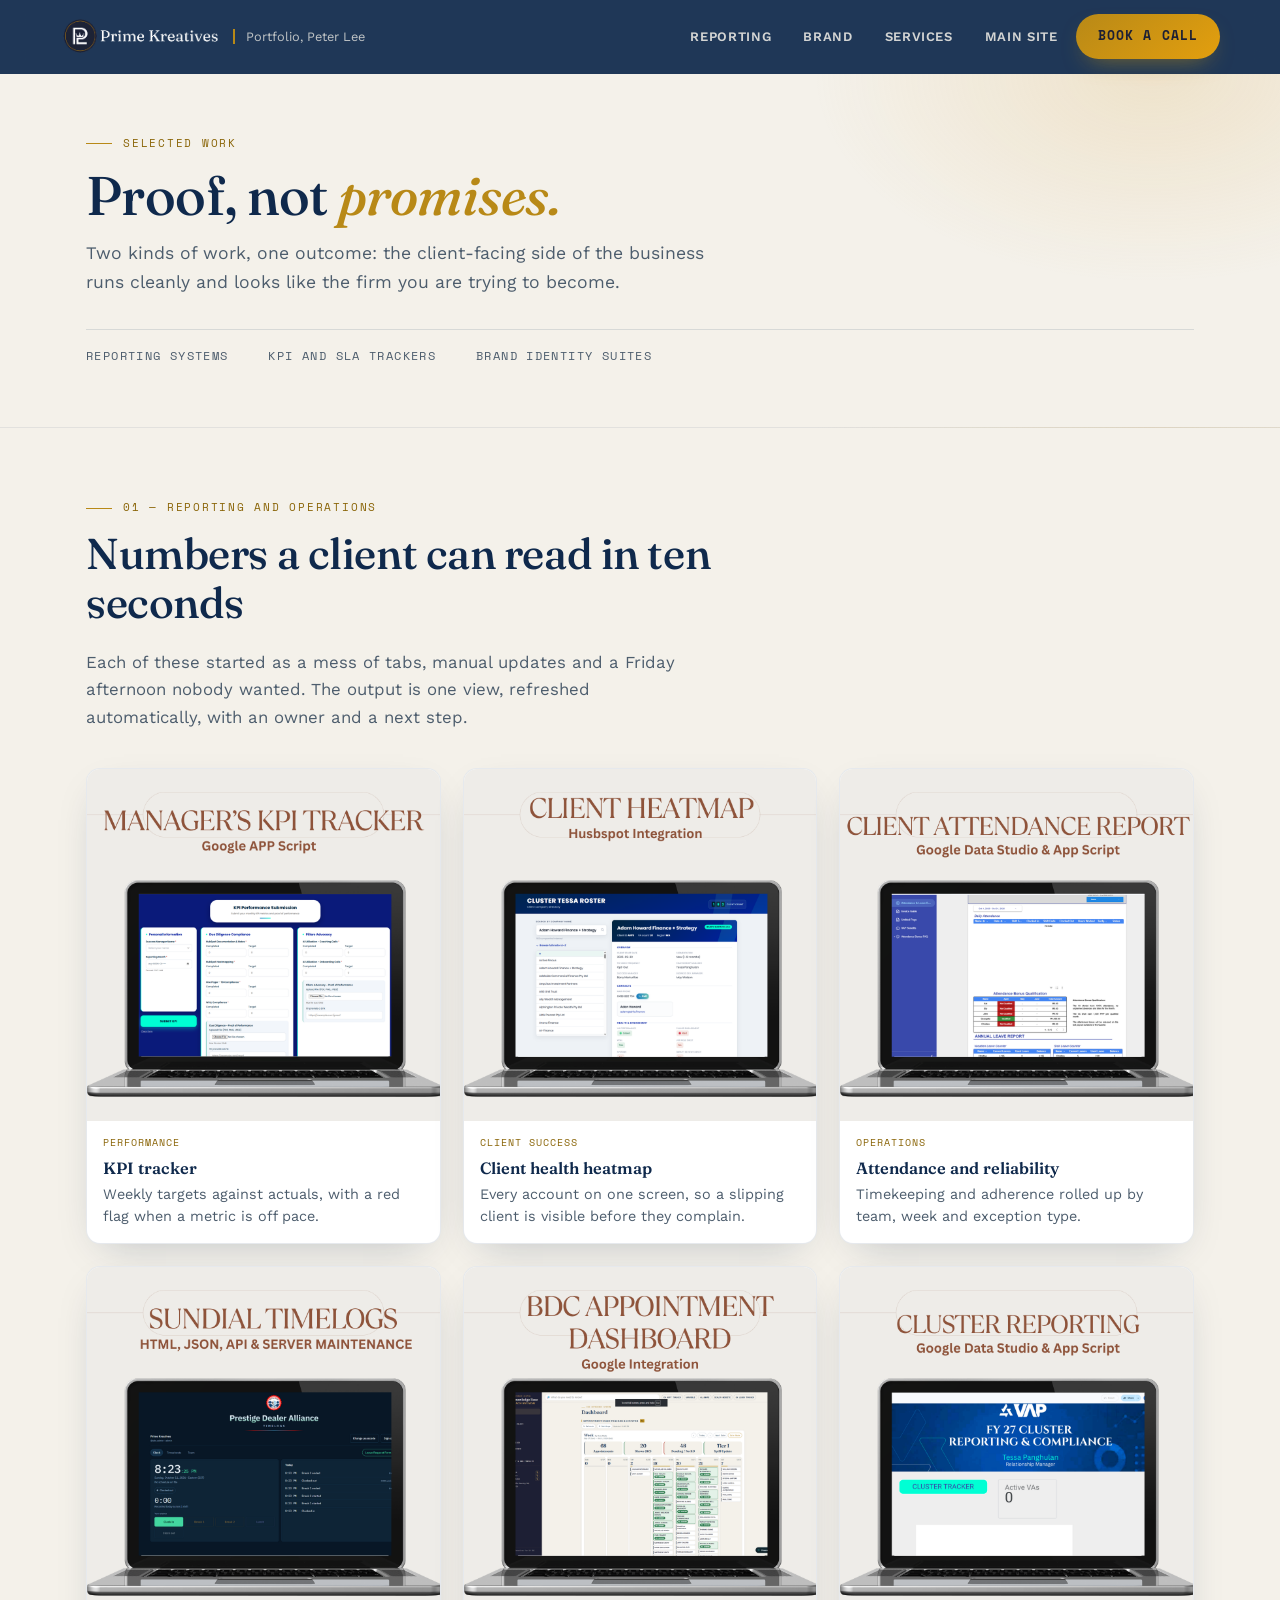
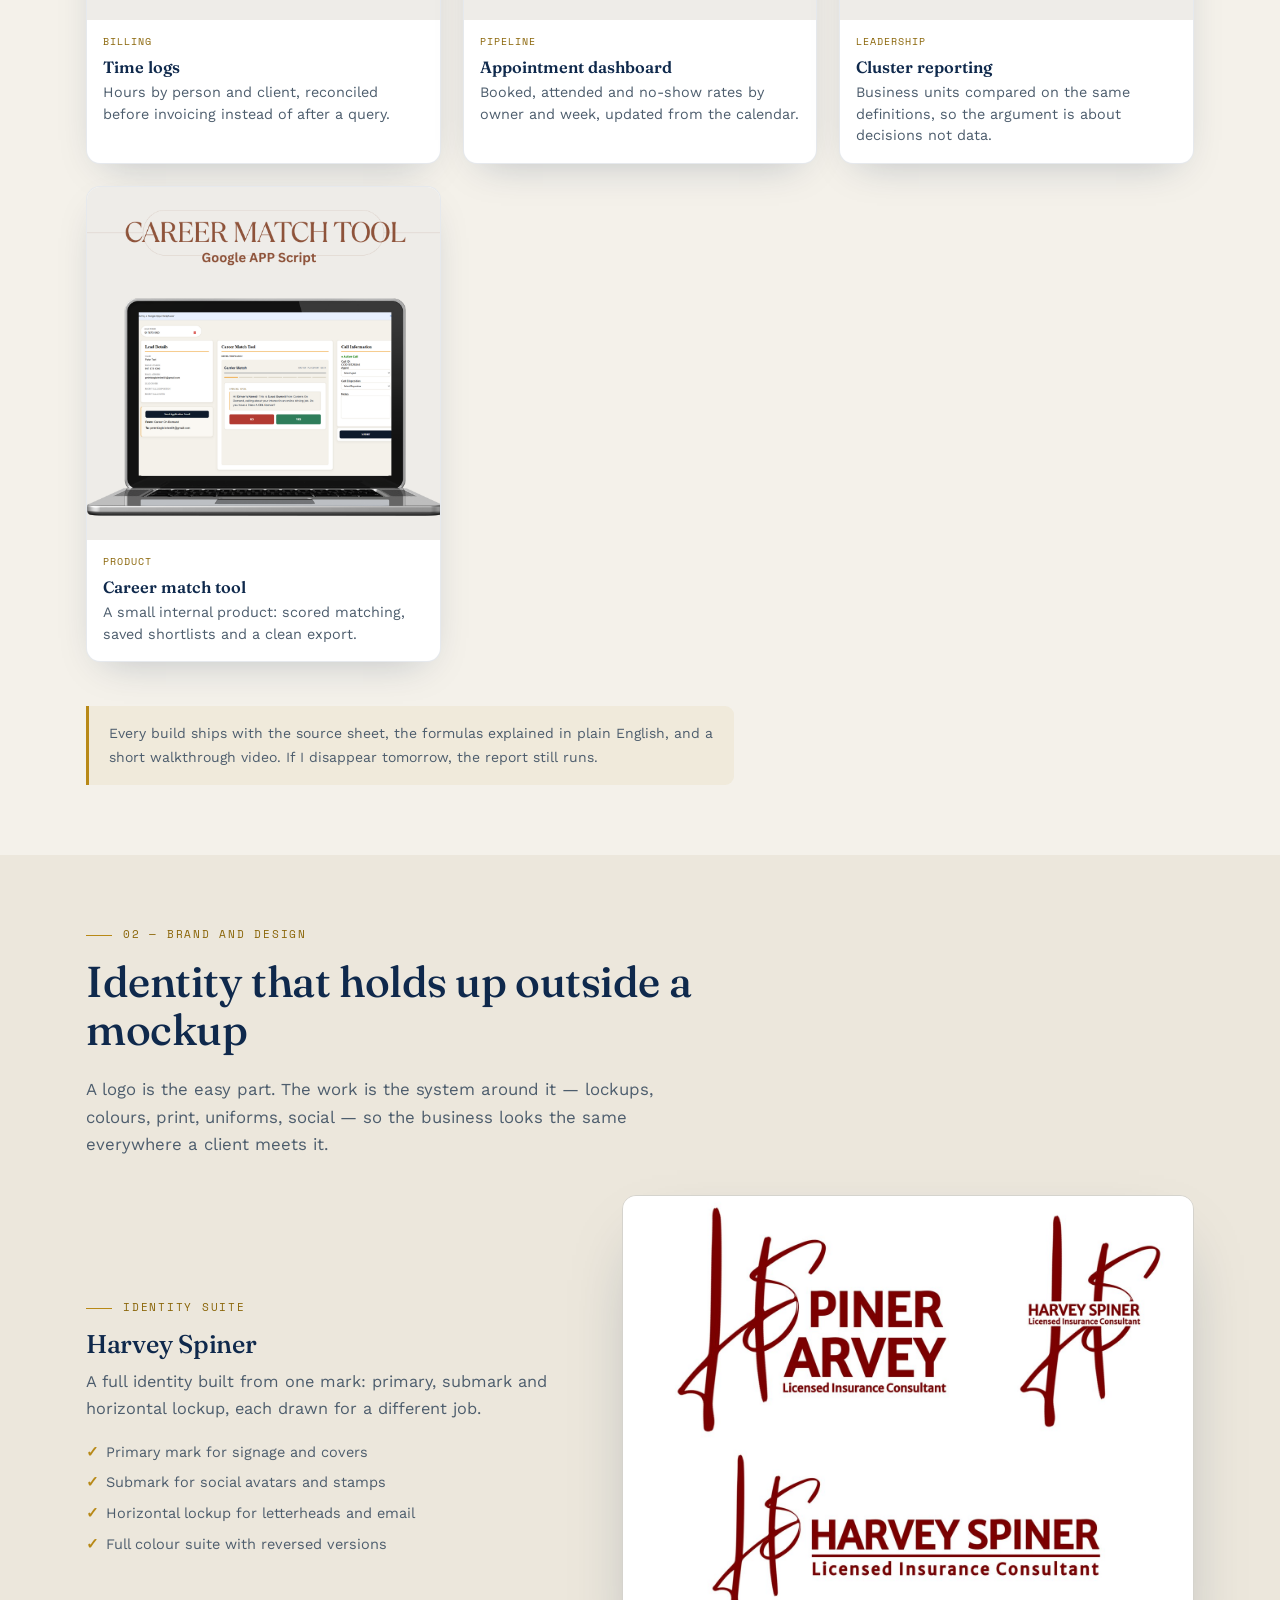
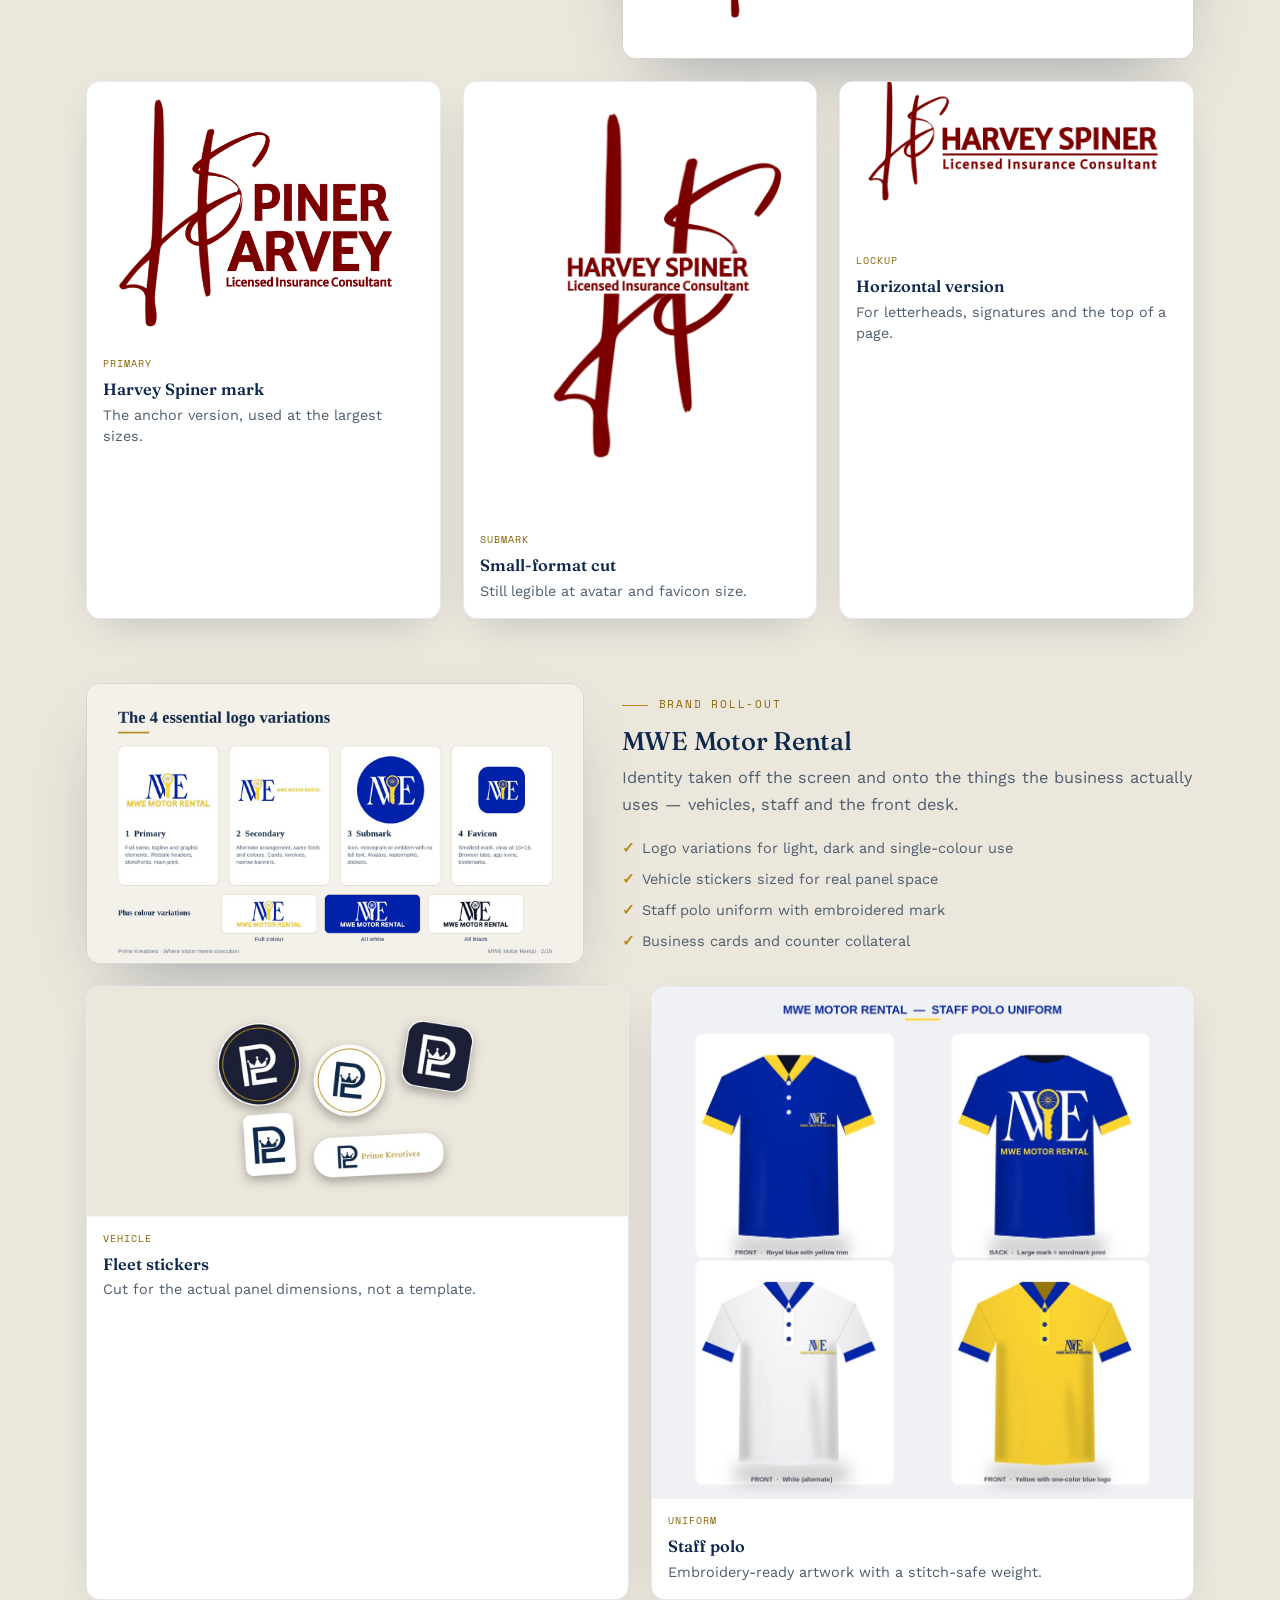
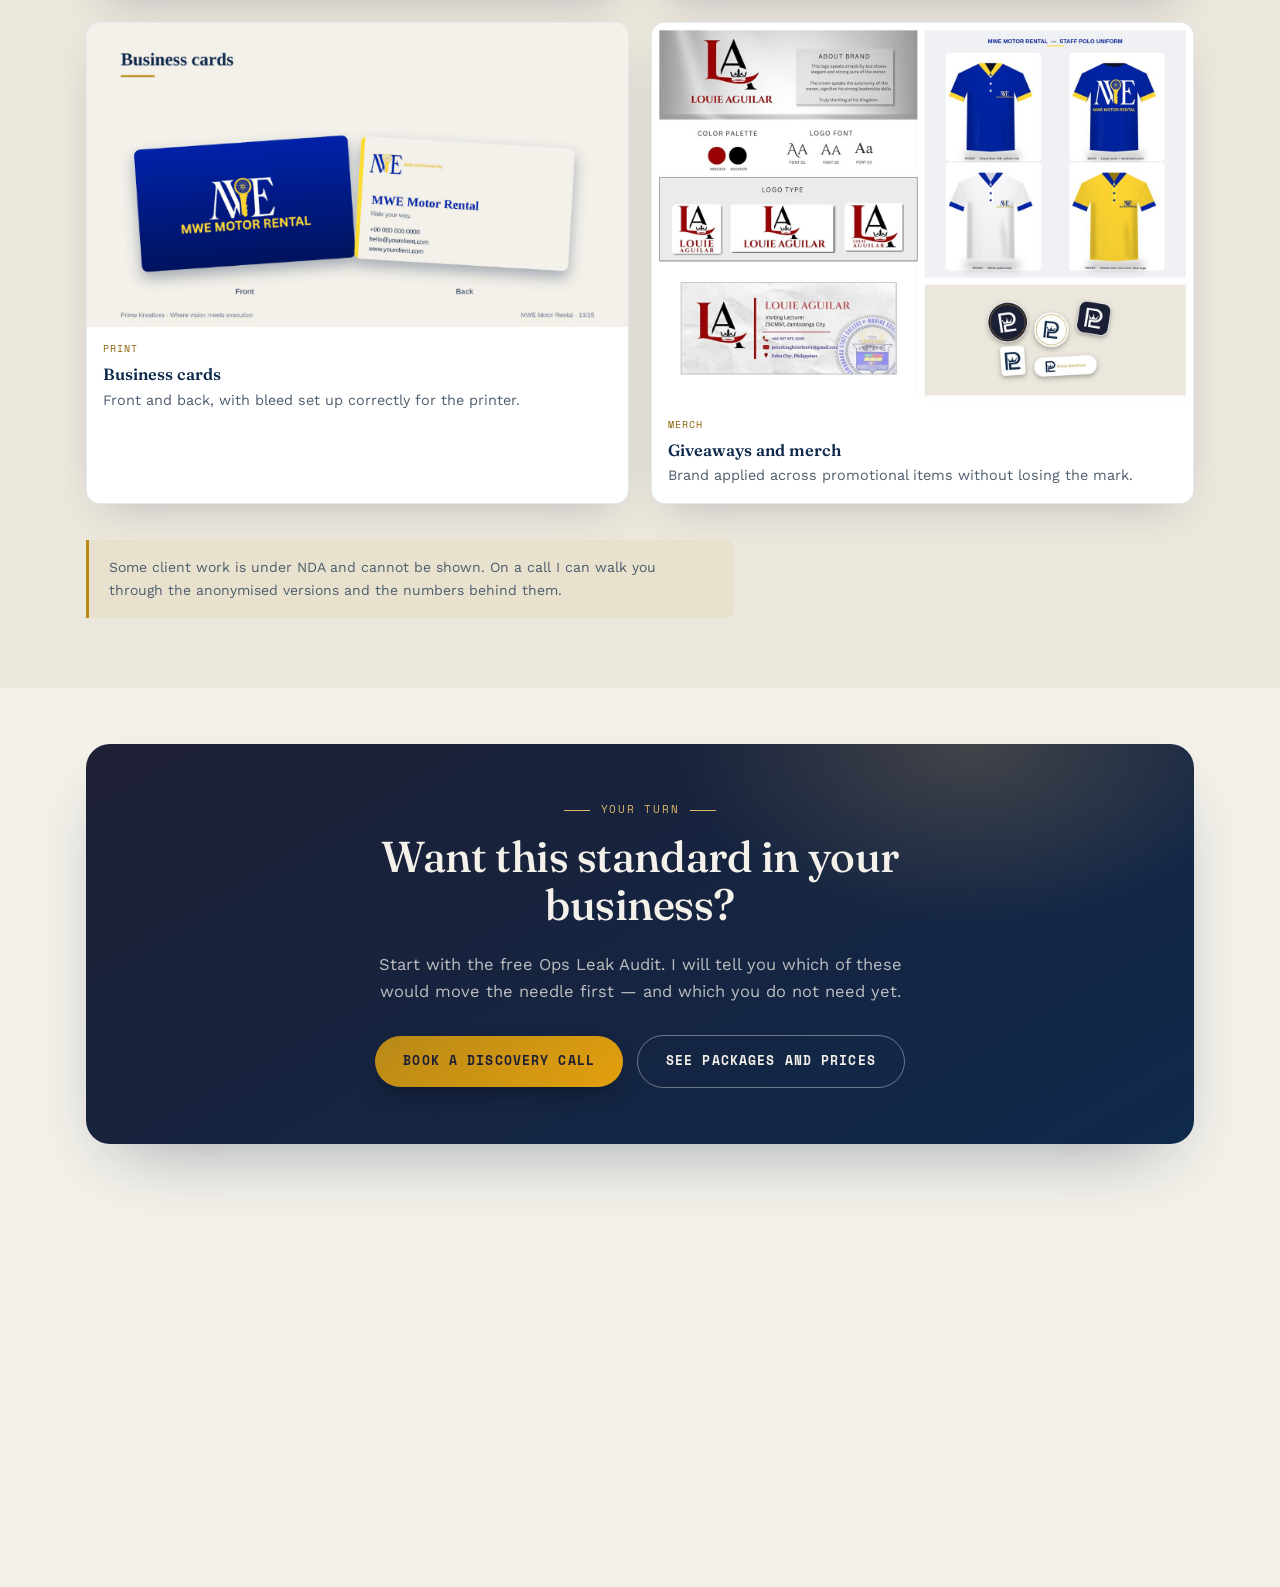
<file: portfolio/index.html>
<!DOCTYPE html>
<html lang="en">
<head>
<meta charset="utf-8">
<meta name="viewport" content="width=device-width, initial-scale=1">
<title>Work and Portfolio | Prime Kreatives</title>
<meta name="description" content="Selected work: client reporting dashboards, KPI and SLA trackers, SOP systems and full brand identity suites for Australian and US businesses.">
<link rel="canonical" href="https://primekreatives.com/portfolio/">
<link rel="icon" href="/assets/favicon.svg" type="image/svg+xml">
<meta property="og:title" content="Work and Portfolio — Prime Kreatives">
<meta property="og:description" content="Reporting systems, KPI dashboards and brand identity suites. Proof, not promises.">
<meta property="og:type" content="website"><meta property="og:url" content="https://primekreatives.com/portfolio/">
<meta property="og:site_name" content="Prime Kreatives">
<meta property="og:image" content="https://primekreatives.com/assets/og/portfolio.png">
<meta property="og:image:width" content="1200"><meta property="og:image:height" content="630">
<meta property="og:image:alt" content="Prime Kreatives work and portfolio: reporting dashboards, SOP systems, brand suites.">
<meta name="twitter:card" content="summary_large_image">
<meta name="twitter:image" content="https://primekreatives.com/assets/og/portfolio.png">
<link rel="preconnect" href="https://fonts.googleapis.com"><link rel="preconnect" href="https://fonts.gstatic.com" crossorigin>
<link href="https://fonts.googleapis.com/css2?family=Fraunces:ital,opsz,wght@0,9..144,400;0,9..144,500;0,9..144,600;1,9..144,500&family=Work+Sans:wght@400;500;600;700&family=Space+Mono:wght@400;700&display=swap" rel="stylesheet">
<link rel="stylesheet" href="/kit.css?v=20261114">
<style>
.work-grid{display:grid;grid-template-columns:repeat(auto-fill,minmax(280px,1fr));gap:22px;margin-top:34px}
.work-grid.wide{grid-template-columns:repeat(auto-fill,minmax(360px,1fr))}
.work-grid figure{margin:0;background:#fff;border:1px solid rgba(15,41,76,.1);border-radius:var(--radius);overflow:hidden;box-shadow:var(--shadow);transition:transform .25s var(--ease),box-shadow .25s var(--ease)}
.work-grid figure:hover{transform:translateY(-3px);box-shadow:var(--shadow-lg)}
.work-grid img{display:block;width:100%;height:auto;background:#e9e4d8}
.work-grid figcaption{padding:14px 16px 16px;font-size:.9rem;color:var(--slate);line-height:1.5}
.work-grid figcaption b{display:block;font-family:var(--font-display);font-size:1.02rem;color:var(--navy);margin-bottom:3px;font-weight:600}
.work-grid figcaption span{display:block;font-family:var(--font-mono);font-size:10px;letter-spacing:.1em;text-transform:uppercase;color:#8a6508;margin-bottom:6px}
.case{display:grid;grid-template-columns:minmax(0,1fr) minmax(0,1.15fr);gap:38px;align-items:center}
@media (max-width:880px){.case{grid-template-columns:1fr;gap:24px}}
.case ul{list-style:none;margin:1.2rem 0 0;padding:0;display:grid;gap:9px}
.case ul li{position:relative;padding-left:20px;font-size:14.5px;color:var(--slate);line-height:1.5}
.case ul li::before{content:"\2713";position:absolute;left:0;color:var(--gold);font-weight:700}
.case .shot{border-radius:var(--radius);overflow:hidden;box-shadow:var(--shadow-lg);border:1px solid rgba(15,41,76,.1)}
.case .shot img{display:block;width:100%;height:auto}
.note{background:rgba(184,137,23,.07);border-left:3px solid var(--gold);padding:16px 20px;border-radius:0 var(--radius-sm) var(--radius-sm) 0;font-size:14px;color:var(--slate);max-width:72ch}
</style>
</head>
<body data-site="portfolio">
<header class="site-head" id="site-header"></header>

<main id="main">

<div class="page-head"><div class="wrap"><div class="reveal wipe">
  <span class="eyebrow">Selected work</span>
  <h1>Proof, not <span class="gold">promises.</span></h1>
  <p>Two kinds of work, one outcome: the client-facing side of the business runs cleanly and looks like the firm you are trying to become.</p>
  <ul class="facts"><li>Reporting systems</li><li>KPI and SLA trackers</li><li>Brand identity suites</li></ul>
</div></div></div>

<section class="sec" id="reporting"><div class="wrap">
  <div class="section-head reveal wipe">
    <span class="eyebrow">01 &mdash; Reporting and operations</span>
    <h2>Numbers a client can read in ten seconds</h2>
    <p>Each of these started as a mess of tabs, manual updates and a Friday afternoon nobody wanted. The output is one view, refreshed automatically, with an owner and a next step.</p>
  </div>

  <div class="work-grid">
    <figure class="reveal"><img src="/assets/reporting/kpi-tracker.png" alt="KPI tracker dashboard with target and actual columns" width="1080" height="1080" loading="lazy" decoding="async"><figcaption><span>Performance</span><b>KPI tracker</b>Weekly targets against actuals, with a red flag when a metric is off pace.</figcaption></figure>
    <figure class="reveal"><img src="/assets/reporting/client-heatmap.png" alt="Client health heatmap by account and week" width="1080" height="1080" loading="lazy" decoding="async"><figcaption><span>Client success</span><b>Client health heatmap</b>Every account on one screen, so a slipping client is visible before they complain.</figcaption></figure>
    <figure class="reveal"><img src="/assets/reporting/attendance-report.png" alt="Attendance and reliability report" width="1080" height="1080" loading="lazy" decoding="async"><figcaption><span>Operations</span><b>Attendance and reliability</b>Timekeeping and adherence rolled up by team, week and exception type.</figcaption></figure>
    <figure class="reveal"><img src="/assets/reporting/timelogs.png" alt="Time log summary by person and client" width="1080" height="1080" loading="lazy" decoding="async"><figcaption><span>Billing</span><b>Time logs</b>Hours by person and client, reconciled before invoicing instead of after a query.</figcaption></figure>
    <figure class="reveal"><img src="/assets/reporting/appointment-dashboard.png" alt="Appointment and booking dashboard" width="1080" height="1080" loading="lazy" decoding="async"><figcaption><span>Pipeline</span><b>Appointment dashboard</b>Booked, attended and no-show rates by owner and week, updated from the calendar.</figcaption></figure>
    <figure class="reveal"><img src="/assets/reporting/cluster-reporting.png" alt="Cluster reporting view comparing business units" width="1080" height="1080" loading="lazy" decoding="async"><figcaption><span>Leadership</span><b>Cluster reporting</b>Business units compared on the same definitions, so the argument is about decisions not data.</figcaption></figure>
    <figure class="reveal"><img src="/assets/reporting/career-match-tool.png" alt="Career matching tool interface" width="1080" height="1080" loading="lazy" decoding="async"><figcaption><span>Product</span><b>Career match tool</b>A small internal product: scored matching, saved shortlists and a clean export.</figcaption></figure>
  </div>

  <div style="margin-top:44px">
    <div class="note reveal">Every build ships with the source sheet, the formulas explained in plain English, and a short walkthrough video. If I disappear tomorrow, the report still runs.</div>
  </div>
</div></section>

<section class="sec alt" id="brand"><div class="wrap">
  <div class="section-head reveal wipe">
    <span class="eyebrow">02 &mdash; Brand and design</span>
    <h2>Identity that holds up outside a mockup</h2>
    <p>A logo is the easy part. The work is the system around it &mdash; lockups, colours, print, uniforms, social &mdash; so the business looks the same everywhere a client meets it.</p>
  </div>

  <div class="case reveal" style="margin-top:36px">
    <div>
      <span class="eyebrow">Identity suite</span>
      <h3 style="font-size:1.6rem;margin:.3rem 0 .6rem">Harvey Spiner</h3>
      <p class="lead" style="font-size:1.02rem">A full identity built from one mark: primary, submark and horizontal lockup, each drawn for a different job.</p>
      <ul>
        <li>Primary mark for signage and covers</li>
        <li>Submark for social avatars and stamps</li>
        <li>Horizontal lockup for letterheads and email</li>
        <li>Full colour suite with reversed versions</li>
      </ul>
    </div>
    <div class="shot"><img src="/assets/opt/harvey-spiner-suite.jpg" alt="Harvey Spiner identity suite showing the full set of logo variations" width="1400" height="1134" loading="lazy" decoding="async"></div>
  </div>

  <div class="work-grid" style="margin-top:22px">
    <figure class="reveal"><img src="/assets/designs/harvey-spiner-01-primary.png" alt="Harvey Spiner primary logo mark" width="1220" height="900" loading="lazy" decoding="async"><figcaption><span>Primary</span><b>Harvey Spiner mark</b>The anchor version, used at the largest sizes.</figcaption></figure>
    <figure class="reveal"><img src="/assets/designs/harvey-spiner-02-submark.png" alt="Harvey Spiner submark for small formats" width="760" height="940" loading="lazy" decoding="async"><figcaption><span>Submark</span><b>Small-format cut</b>Still legible at avatar and favicon size.</figcaption></figure>
    <figure class="reveal"><img src="/assets/designs/harvey-spiner-03-horizontal.png" alt="Harvey Spiner horizontal logo lockup" width="1660" height="740" loading="lazy" decoding="async"><figcaption><span>Lockup</span><b>Horizontal version</b>For letterheads, signatures and the top of a page.</figcaption></figure>
  </div>

  <div class="case reveal" style="margin-top:64px">
    <div class="shot"><img src="/assets/opt/mwe-motor-rental-variations.jpg" alt="MWE Motor Rental logo variations" width="1400" height="788" loading="lazy" decoding="async"></div>
    <div>
      <span class="eyebrow">Brand roll-out</span>
      <h3 style="font-size:1.6rem;margin:.3rem 0 .6rem">MWE Motor Rental</h3>
      <p class="lead" style="font-size:1.02rem">Identity taken off the screen and onto the things the business actually uses &mdash; vehicles, staff and the front desk.</p>
      <ul>
        <li>Logo variations for light, dark and single-colour use</li>
        <li>Vehicle stickers sized for real panel space</li>
        <li>Staff polo uniform with embroidered mark</li>
        <li>Business cards and counter collateral</li>
      </ul>
    </div>
  </div>

  <div class="work-grid wide" style="margin-top:22px">
    <figure class="reveal"><img src="/assets/opt/mwe-motor-rental-stickers.jpg" alt="MWE Motor Rental vehicle sticker artwork" width="1400" height="594" loading="lazy" decoding="async"><figcaption><span>Vehicle</span><b>Fleet stickers</b>Cut for the actual panel dimensions, not a template.</figcaption></figure>
    <figure class="reveal"><img src="/assets/opt/mwe-staff-polo-uniform.jpg" alt="MWE staff polo uniform with embroidered logo" width="1100" height="1041" loading="lazy" decoding="async"><figcaption><span>Uniform</span><b>Staff polo</b>Embroidery-ready artwork with a stitch-safe weight.</figcaption></figure>
    <figure class="reveal"><img src="/assets/designs/mwe-business-cards.png" alt="MWE Motor Rental business card design" width="664" height="373" loading="lazy" decoding="async"><figcaption><span>Print</span><b>Business cards</b>Front and back, with bleed set up correctly for the printer.</figcaption></figure>
    <figure class="reveal"><img src="/assets/opt/business-merch-giveaways-collage.jpg" alt="Branded merchandise and giveaway collateral collage" width="1400" height="982" loading="lazy" decoding="async"><figcaption><span>Merch</span><b>Giveaways and merch</b>Brand applied across promotional items without losing the mark.</figcaption></figure>
  </div>

  <div class="note reveal" style="margin-top:36px">Some client work is under NDA and cannot be shown. On a call I can walk you through the anonymised versions and the numbers behind them.</div>
</div></section>

<section class="sec tight"><div class="wrap">
  <div class="cta-band reveal">
    <span class="eyebrow centered on-dark">Your turn</span>
    <h2>Want this standard in your business?</h2>
    <p>Start with the free Ops Leak Audit. I will tell you which of these would move the needle first &mdash; and which you do not need yet.</p>
    <div class="cta-row">
      <a class="btn on-dark" href="/discovery-call">Book a discovery call</a>
      <a class="btn ghost on-dark" href="/services">See packages and prices</a>
    </div>
  </div>
</div></section>

</main>
<footer class="site-foot" id="site-footer"></footer>
<script src="/kit.js?v=20261114" defer></script>
</body>
</html>
</file>
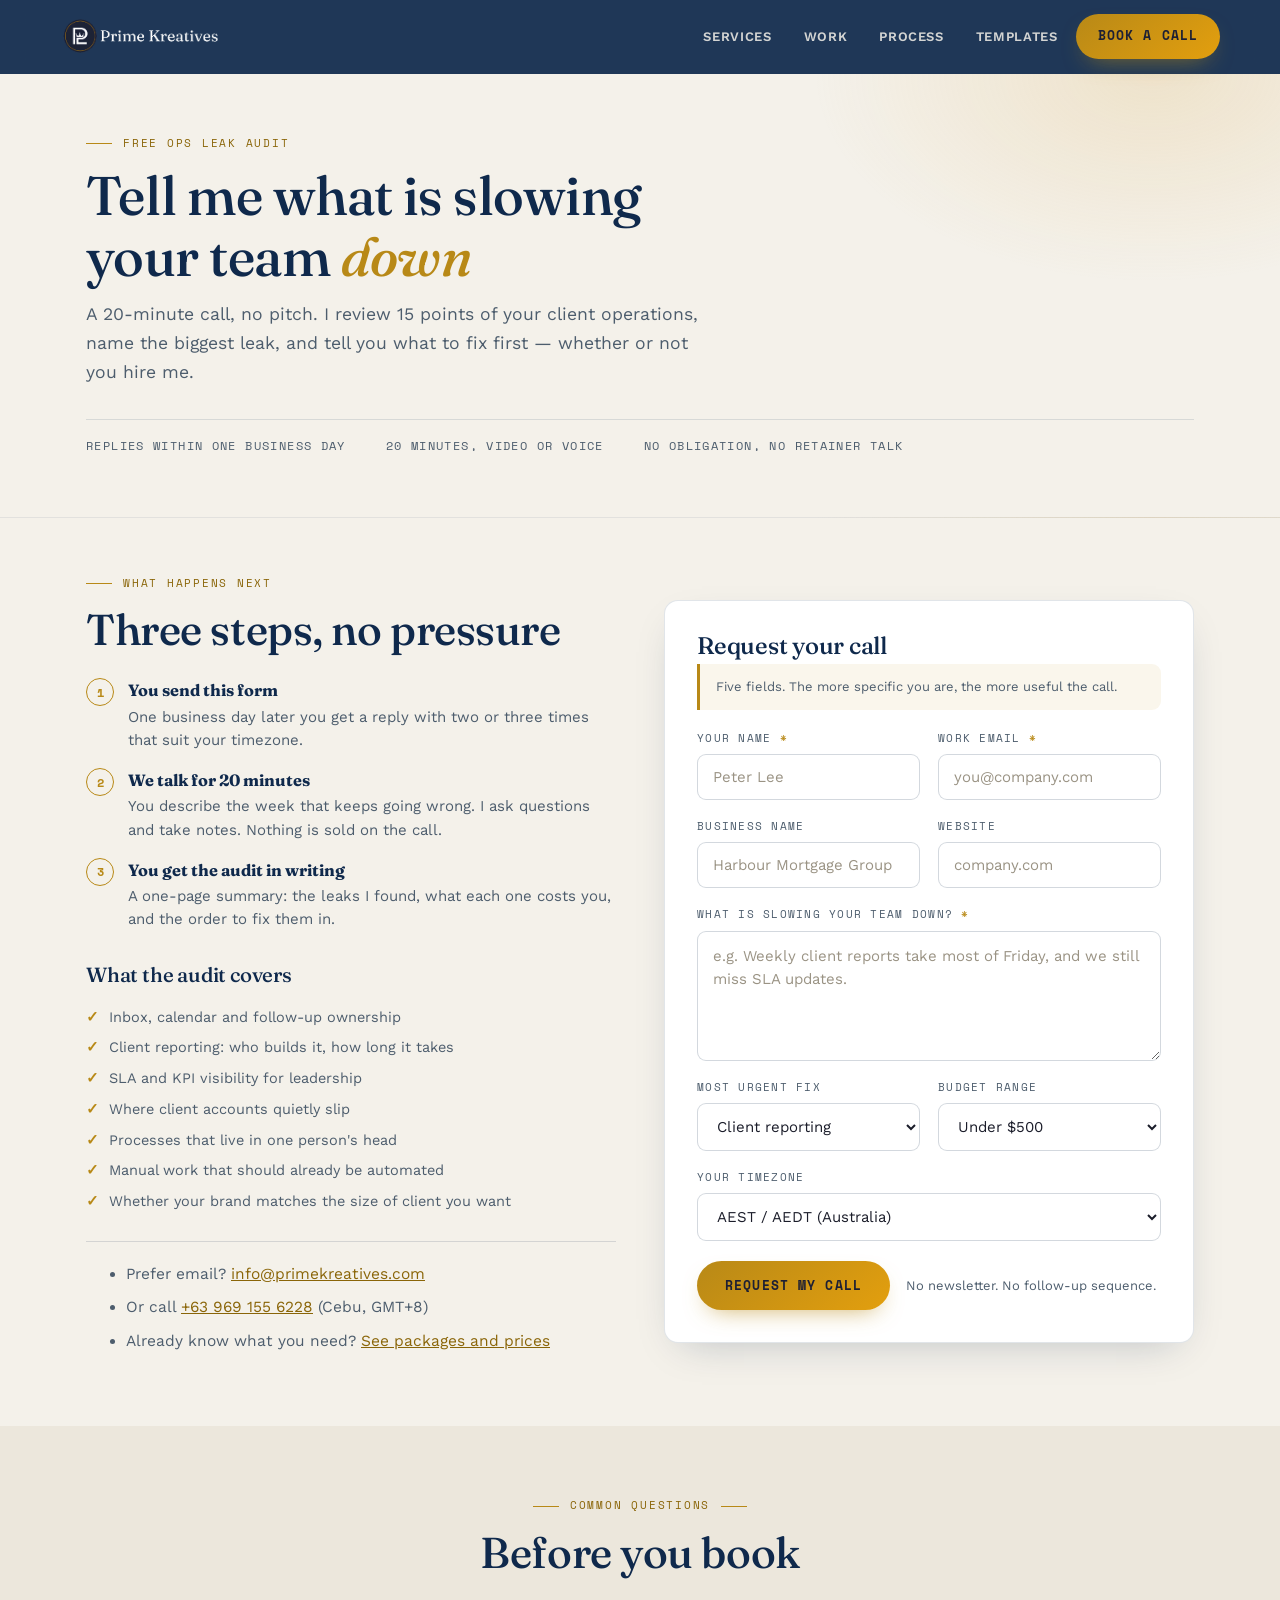
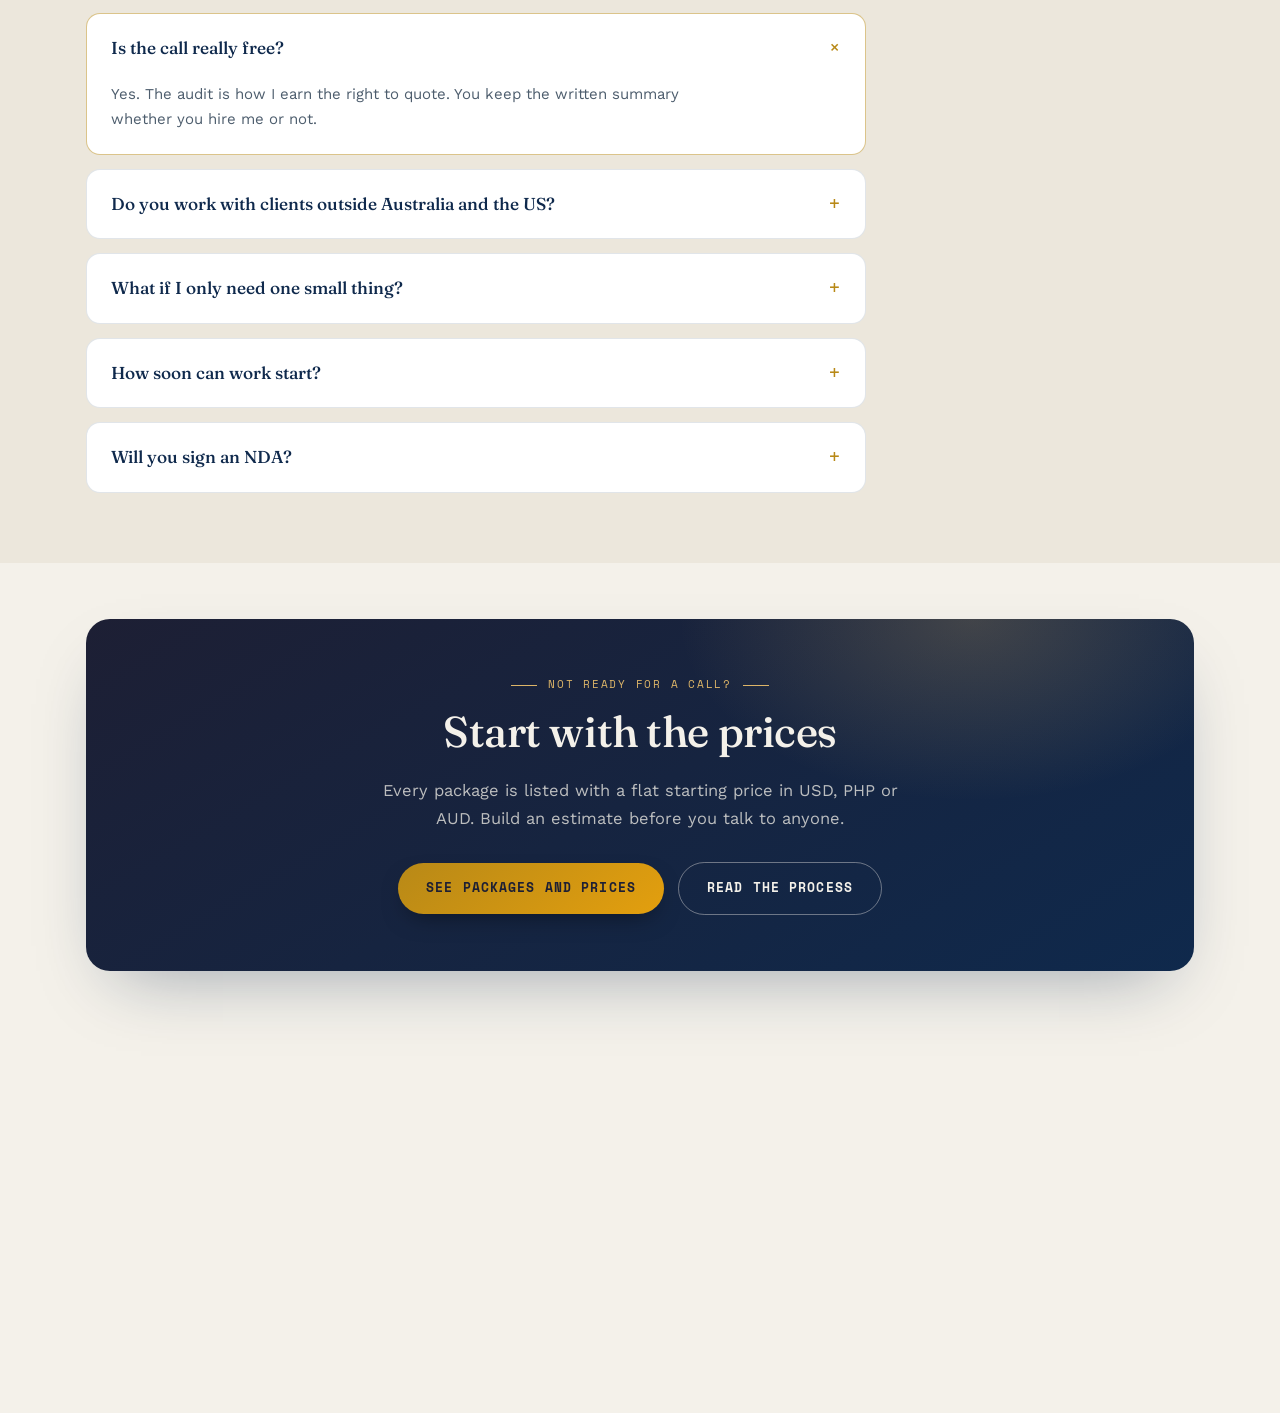
<file: discovery-call.html>
<!DOCTYPE html>
<html lang="en">
<head>
<meta charset="utf-8">
<meta name="viewport" content="width=device-width, initial-scale=1">
<title>Book a discovery call | Prime Kreatives</title>
<meta name="description" content="Book a free 20-minute discovery call. Tell me what is slowing your team down and leave with a clear picture of what to fix first. No pitch, no obligation.">
<link rel="canonical" href="https://primekreatives.com/discovery-call">
<link rel="icon" href="/assets/favicon.svg" type="image/svg+xml">
<meta property="og:title" content="Book a discovery call — Prime Kreatives">
<meta property="og:description" content="Free 20-minute call. Find the biggest operational leak first, then decide if it is worth fixing.">
<meta property="og:type" content="website"><meta property="og:url" content="https://primekreatives.com/discovery-call">
<meta property="og:site_name" content="Prime Kreatives">
<meta property="og:image" content="https://primekreatives.com/assets/og/discovery.png">
<meta property="og:image:width" content="1200"><meta property="og:image:height" content="630">
<meta property="og:image:alt" content="Book a free Ops Leak Audit with Prime Kreatives.">
<meta name="twitter:card" content="summary_large_image">
<meta name="twitter:image" content="https://primekreatives.com/assets/og/discovery.png">
<link rel="preconnect" href="https://fonts.googleapis.com"><link rel="preconnect" href="https://fonts.gstatic.com" crossorigin>
<link href="https://fonts.googleapis.com/css2?family=Fraunces:ital,opsz,wght@0,9..144,400;0,9..144,500;0,9..144,600;1,9..144,500&family=Work+Sans:wght@400;500;600;700&family=Space+Mono:wght@400;700&display=swap" rel="stylesheet">
<link rel="stylesheet" href="/kit.css?v=20261114">
<style>
.steps.list-num{counter-reset:step}
.after{list-style:none;margin:1.5rem 0 0;padding:0;display:grid;gap:16px}
.after li{display:flex;gap:14px;align-items:flex-start;font-size:15px;line-height:1.55;color:var(--slate)}
.after b{display:block;font-family:var(--font-display);font-size:1.02rem;color:var(--navy);margin-bottom:2px}
.after .n{flex:none;width:28px;height:28px;border-radius:50%;border:1.5px solid var(--gold);color:var(--gold);display:grid;place-items:center;font:700 12px var(--font-mono)}
.audit-list{list-style:none;margin:1.25rem 0 0;padding:0;display:grid;gap:9px}
.audit-list li{display:flex;gap:10px;font-size:14.5px;color:var(--slate);line-height:1.5}
.audit-list li::before{content:"\2713";color:var(--gold);font-weight:700;flex:none}
</style>
<script type="application/ld+json">{"@context":"https://schema.org","@type":"ContactPage","name":"Book a discovery call","url":"https://primekreatives.com/discovery-call","mainEntity":{"@type":"ProfessionalService","name":"Prime Kreatives","email":"info@primekreatives.com","areaServed":["AU","US"],"address":{"@type":"PostalAddress","addressLocality":"Cebu City","addressCountry":"PH"}}}</script>
</head>
<body data-site="main">
<header class="site-head" id="site-header"></header>

<main id="main">

<div class="page-head"><div class="wrap"><div class="reveal wipe">
  <span class="eyebrow">Free Ops Leak Audit</span>
  <h1>Tell me what is slowing your team <span class="gold">down</span></h1>
  <p>A 20-minute call, no pitch. I review 15 points of your client operations, name the biggest leak, and tell you what to fix first &mdash; whether or not you hire me.</p>
  <ul class="facts"><li>Replies within one business day</li><li>20 minutes, video or voice</li><li>No obligation, no retainer talk</li></ul>
</div></div></div>

<section class="sec tight"><div class="wrap"><div class="split">

  <div class="reveal wipe">
    <span class="eyebrow">What happens next</span>
    <h2>Three steps, no pressure</h2>
    <ol class="after">
      <li><span class="n">1</span><div><b>You send this form</b>One business day later you get a reply with two or three times that suit your timezone.</div></li>
      <li><span class="n">2</span><div><b>We talk for 20 minutes</b>You describe the week that keeps going wrong. I ask questions and take notes. Nothing is sold on the call.</div></li>
      <li><span class="n">3</span><div><b>You get the audit in writing</b>A one-page summary: the leaks I found, what each one costs you, and the order to fix them in.</div></li>
    </ol>

    <h3 style="margin-top:2rem">What the audit covers</h3>
    <ul class="audit-list">
      <li>Inbox, calendar and follow-up ownership</li>
      <li>Client reporting: who builds it, how long it takes</li>
      <li>SLA and KPI visibility for leadership</li>
      <li>Where client accounts quietly slip</li>
      <li>Processes that live in one person's head</li>
      <li>Manual work that should already be automated</li>
      <li>Whether your brand matches the size of client you want</li>
    </ul>

    <ul class="contact-list">
      <li>Prefer email? <a href="mailto:info@primekreatives.com">info@primekreatives.com</a></li>
      <li>Or call <a href="tel:+639691556228">+63 969 155 6228</a> (Cebu, GMT+8)</li>
      <li>Already know what you need? <a href="/services">See packages and prices</a></li>
    </ul>
  </div>

  <div class="form-card reveal" data-form-box>
    <div data-form-body>
      <h2>Request your call</h2>
      <p class="form-note">Five fields. The more specific you are, the more useful the call.</p>
      <form data-send="info@primekreatives.com" data-subject="Discovery call request — primekreatives.com">
        <div class="grid">
          <div class="field"><label for="name">Your name <span class="req">*</span></label><input type="text" id="name" name="name" required autocomplete="name" placeholder="Peter Lee"></div>
          <div class="field"><label for="email">Work email <span class="req">*</span></label><input type="email" id="email" name="email" required autocomplete="email" placeholder="you@company.com"></div>
          <div class="field"><label for="business">Business name</label><input type="text" id="business" name="business" autocomplete="organization" placeholder="Harbour Mortgage Group"></div>
          <div class="field"><label for="website">Website</label><input type="text" id="website" name="website" placeholder="company.com"></div>
          <div class="field full"><label for="problem">What is slowing your team down? <span class="req">*</span></label><textarea id="problem" name="problem" required placeholder="e.g. Weekly client reports take most of Friday, and we still miss SLA updates."></textarea></div>
          <div class="field"><label for="priority">Most urgent fix</label>
            <select id="priority" name="priority">
              <option>Client reporting</option>
              <option>Inbox, calendar and follow-ups</option>
              <option>SLAs and KPI tracking</option>
              <option>SOPs and automation</option>
              <option>Brand and pitch materials</option>
              <option>Not sure yet</option>
            </select></div>
          <div class="field"><label for="budget">Budget range</label>
            <select id="budget" name="budget">
              <option>Under $500</option>
              <option>$500 &ndash; $1,500</option>
              <option>$1,500 &ndash; $3,000</option>
              <option>$3,000+ / month</option>
              <option>Still deciding</option>
            </select></div>
          <div class="field full"><label for="timezone">Your timezone</label>
            <select id="timezone" name="timezone">
              <option>AEST / AEDT (Australia)</option>
              <option>AWST (Perth)</option>
              <option>NZST (New Zealand)</option>
              <option>EST / EDT (US East)</option>
              <option>CST / CDT (US Central)</option>
              <option>MST / MDT (US Mountain)</option>
              <option>PST / PDT (US West)</option>
              <option>Other</option>
            </select></div>
        </div>
        <div class="hp"><label for="bot-field">Leave this empty</label><input type="text" id="bot-field" name="bot-field" tabindex="-1" autocomplete="off"></div>
        <div class="submit-row">
          <button class="btn" type="submit">Request my call</button>
          <span style="font-size:13px;color:var(--slate)">No newsletter. No follow-up sequence.</span>
        </div>
      </form>
    </div>

    <div data-form-sent hidden>
      <div class="form-sent">
        <h3>Request received</h3>
        <p>Check your inbox for a reply within one business day with times that suit your timezone. If it does not arrive, email <a href="mailto:info@primekreatives.com">info@primekreatives.com</a> directly.</p>
        <a class="btn" href="/portfolio/">See the work while you wait</a>
      </div>
    </div>

    <div data-form-fallback hidden>
      <div class="form-sent" style="background:rgba(184,137,23,.08);border-color:rgba(184,137,23,.45);color:#6b4e06">
        <h3 style="color:#6b4e06">The form could not send</h3>
        <p style="color:#6b4e06">Your message is ready &mdash; open it in your own mail app and press send. Nothing was lost.</p>
        <a class="btn" data-fallback-link href="mailto:info@primekreatives.com">Open the email</a>
      </div>
    </div>
  </div>

</div></div></section>

<section class="sec alt"><div class="wrap">
  <div class="section-head centered reveal wipe">
    <span class="eyebrow centered">Common questions</span>
    <h2>Before you book</h2>
  </div>
  <div class="faq reveal">
    <details open><summary>Is the call really free?</summary><p>Yes. The audit is how I earn the right to quote. You keep the written summary whether you hire me or not.</p></details>
    <details><summary>Do you work with clients outside Australia and the US?</summary><p>Those are the timezones I am set up for &mdash; Cebu is GMT+8, which overlaps cleanly with both. If you are elsewhere but the hours work, say so on the form.</p></details>
    <details><summary>What if I only need one small thing?</summary><p>That is fine. Half the packages start under $500. There is no minimum engagement to get a quote.</p></details>
    <details><summary>How soon can work start?</summary><p>Usually within one to two weeks of the call, once the scope and deposit are in place. Rush delivery is available at +25%.</p></details>
    <details><summary>Will you sign an NDA?</summary><p>Yes. Send yours with the form, or use mine. Client work stays private unless you approve it for the portfolio.</p></details>
  </div>
</div></section>

<section class="sec tight"><div class="wrap">
  <div class="cta-band reveal">
    <span class="eyebrow centered on-dark">Not ready for a call?</span>
    <h2>Start with the prices</h2>
    <p>Every package is listed with a flat starting price in USD, PHP or AUD. Build an estimate before you talk to anyone.</p>
    <div class="cta-row">
      <a class="btn on-dark" href="/services">See packages and prices</a>
      <a class="btn ghost on-dark" href="/process">Read the process</a>
    </div>
  </div>
</div></section>

</main>
<footer class="site-foot" id="site-footer"></footer>
<script src="/kit.js?v=20261114" defer></script>
</body>
</html>
</file>
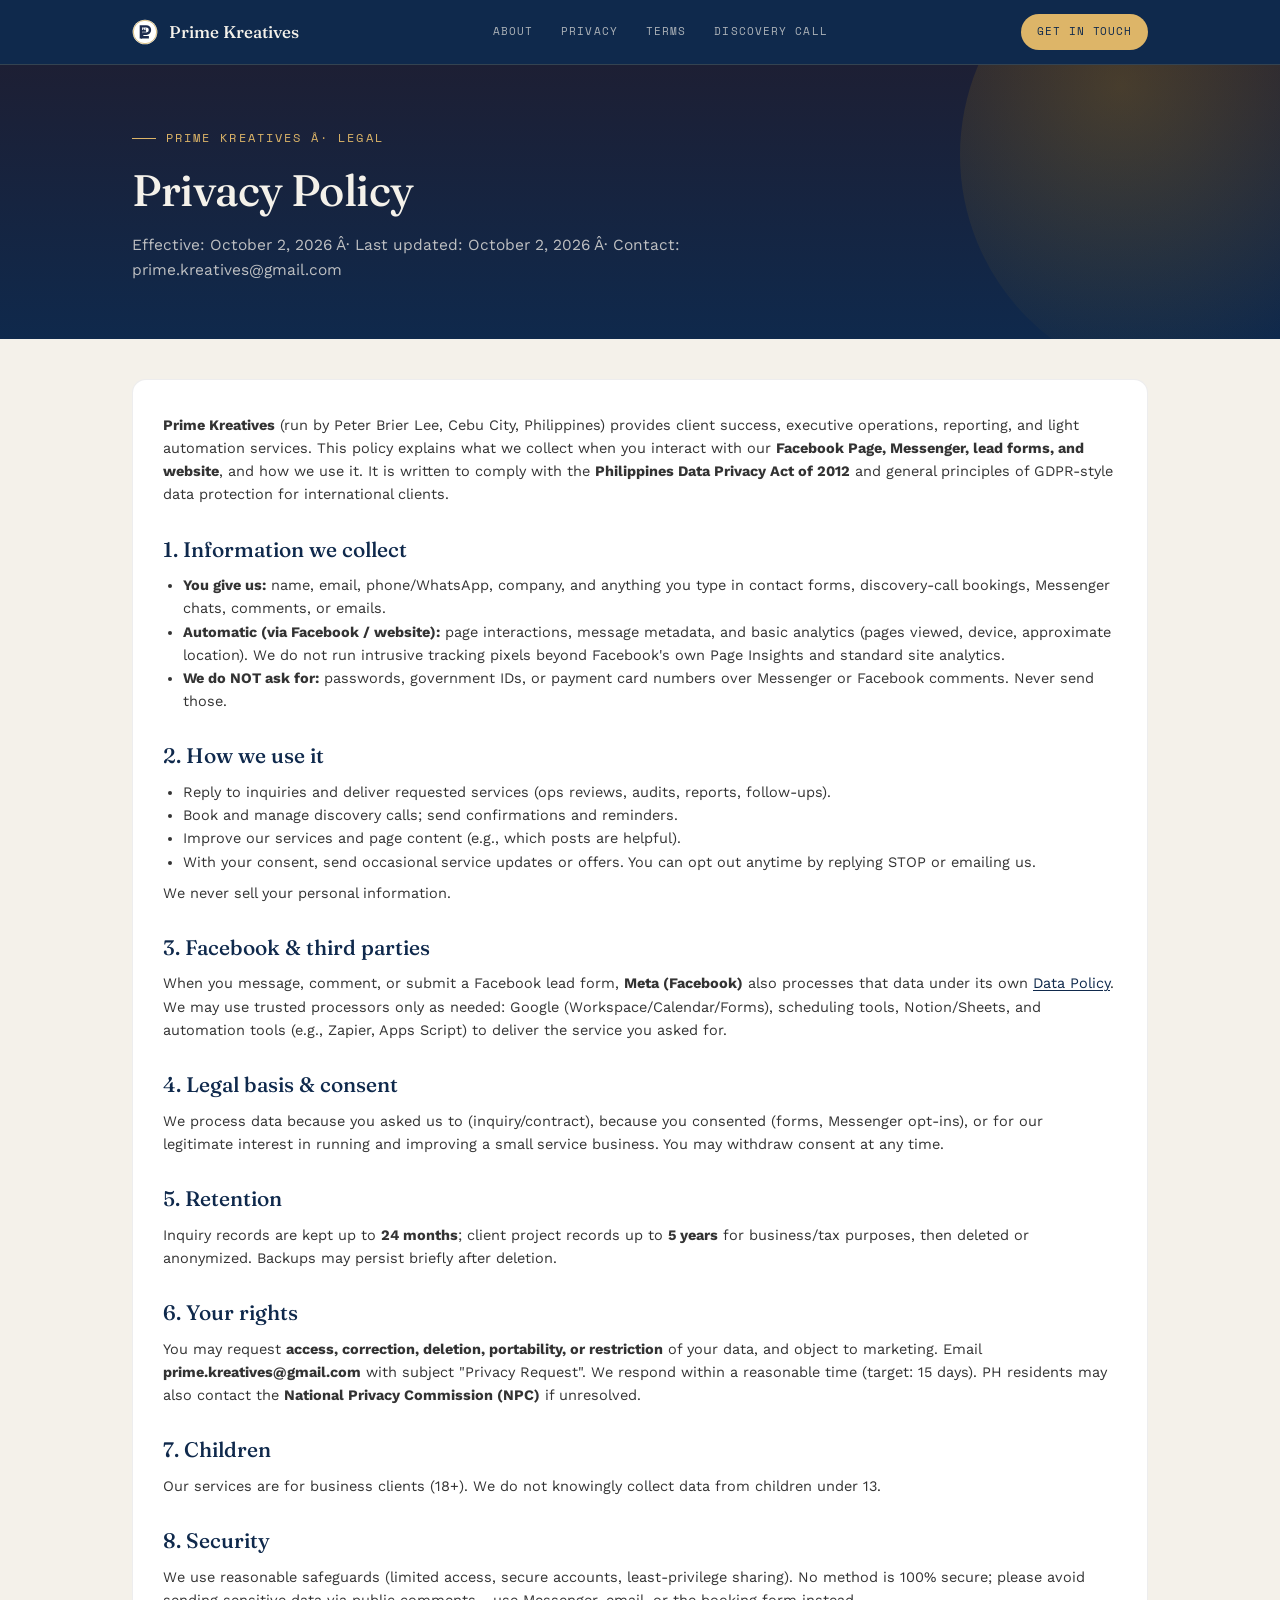
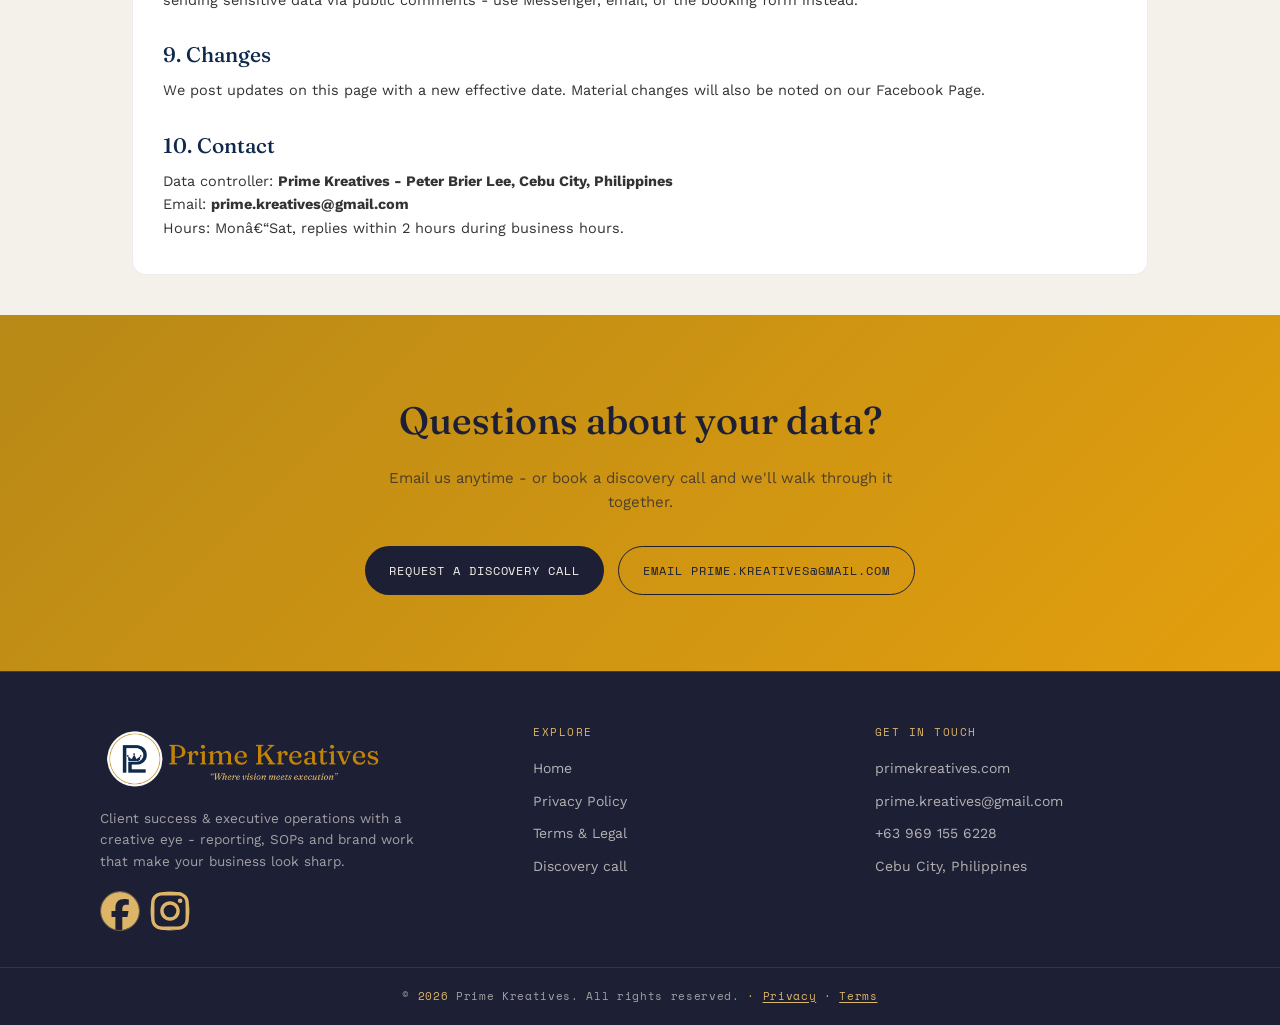
<file: privacy-policy.html>
<!DOCTYPE html>
<html lang="en">
<head>
<meta charset="UTF-8"><meta name="viewport" content="width=device-width, initial-scale=1.0">
<title>Privacy Policy  -  Prime Kreatives</title>
<meta name="description" content="How Prime Kreatives collects, uses and protects the information you share through the website, discovery-call forms and client engagements.">
<link rel="canonical" href="https://primekreatives.com/privacy-policy">
<meta property="og:title" content="Privacy Policy | Prime Kreatives">
<meta property="og:description" content="How Prime Kreatives collects, uses and protects your information.">
<meta property="og:type" content="website"><meta property="og:url" content="https://primekreatives.com/privacy-policy">
<meta property="og:site_name" content="Prime Kreatives">
<meta property="og:image" content="https://primekreatives.com/assets/og/home.png">
<meta property="og:image:width" content="1200"><meta property="og:image:height" content="630">
<meta name="twitter:card" content="summary_large_image">
<meta name="twitter:image" content="https://primekreatives.com/assets/og/home.png">
<link rel="icon" href="data:image/svg+xml,%3Csvg xmlns='http://www.w3.org/2000/svg' viewBox='0 0 120 120'%3E%3Ccircle cx='60' cy='60' r='57' fill='%23fff'/%3E%3Ccircle cx='60' cy='60' r='54' fill='none' stroke='%23B88917' stroke-width='2.5'/%3E%3Cpath d='M41,90 V34 H66 A17,17 0 0 1 66,68 H47' fill='none' stroke='%231B2A4D' stroke-width='11'/%3E%3Cpath d='M47,68 V84 H78' fill='none' stroke='%231B2A4D' stroke-width='11'/%3E%3C/svg%3E">
<link rel="preconnect" href="https://fonts.googleapis.com">
<link href="https://fonts.googleapis.com/css2?family=Fraunces:ital,opsz,wght@0,9..144,400;0,9..144,500;0,9..144,600;1,9..144,500&family=Work+Sans:wght@400;500;600&family=Space+Mono:wght@400;700&display=swap" rel="stylesheet">
<style>
:root{--navy:#0F294C;--indigo:#1D1F34;--slate:#4D5D6D;--gold:#B88917;--amber:#E39F0E;--sand:#DDB568;--paper:#F4F1EA;--paper2:#ECE7DC;--ink:#1B1D2A}
*{box-sizing:border-box;margin:0;padding:0}
html{scroll-behavior:smooth}
body{background:var(--paper);color:var(--ink);font-family:'Work Sans',sans-serif;line-height:1.6}
.wrap{max-width:1080px;margin:0 auto;padding:0 32px}
a{color:inherit}
.eyebrow{font-family:'Space Mono',monospace;font-size:11.5px;letter-spacing:.18em;text-transform:uppercase;color:var(--gold);display:flex;align-items:center;gap:10px;margin-bottom:18px}
.eyebrow::before{content:"";width:24px;height:1px;background:var(--gold)}
.eyebrow.on-dark{color:var(--sand)}
.eyebrow.on-dark::before{background:var(--sand)}
header.nav{position:sticky;top:0;z-index:50;background:var(--navy);border-bottom:1px solid rgba(221,181,104,.18)}
.nav-row{display:flex;align-items:center;justify-content:space-between;height:64px}
.nav-brand{display:flex;align-items:center;gap:11px;font-family:'Fraunces',serif;color:var(--paper);font-size:17px;font-weight:500;text-decoration:none}
.nav-brand .brand-mark{width:26px;height:26px;flex:none;display:block}
.nav-brand .brand-mark svg{display:block;width:100%;height:100%}
.nav-links{display:flex;gap:28px;font-family:'Space Mono',monospace;font-size:11px;letter-spacing:.1em;text-transform:uppercase}
.nav-links a{color:rgba(244,241,234,.68);text-decoration:none}
.nav-links a:hover{color:var(--sand)}
.nav-cta{font-family:'Space Mono',monospace;font-size:11px;letter-spacing:.08em;text-transform:uppercase;color:var(--navy);background:var(--sand);padding:9px 16px;border-radius:100px;text-decoration:none;white-space:nowrap}
@media(max-width:720px){.nav-links{display:none}}
.hero{background:linear-gradient(180deg,var(--indigo) 0%,var(--navy) 100%);color:var(--paper);padding:64px 0 56px;position:relative;overflow:hidden}
.hero::after{content:"";position:absolute;right:-140px;top:-140px;width:460px;height:460px;border-radius:50%;background:radial-gradient(circle at 35% 35%,rgba(184,137,23,.28),rgba(184,137,23,0) 70%)}
.hero h1{font-family:'Fraunces',serif;font-weight:500;font-size:clamp(30px,3.9vw,44px);line-height:1.18;letter-spacing:-.01em;position:relative;z-index:1}
.hero p.lede{color:rgba(244,241,234,.76);max-width:640px;font-size:15.5px;margin-top:16px;position:relative;z-index:1}
.hero .eyebrow{position:relative;z-index:1}
.doc{background:#fff;border:1px solid rgba(27,29,42,.08);border-radius:14px;padding:34px 30px;margin:40px 0}
.doc h2{font-family:'Fraunces',serif;font-weight:500;font-size:21px;color:var(--navy);margin:26px 0 8px}
.doc h2:first-child{margin-top:0}
.doc p,.doc li{font-size:14.5px;color:#333}
.doc ul{margin:8px 0 8px 20px}
.doc a{color:var(--navy);text-decoration:underline;text-underline-offset:2px}
.btn{font-family:'Space Mono',monospace;font-size:12px;letter-spacing:.08em;text-transform:uppercase;padding:14px 24px;border-radius:100px;text-decoration:none;display:inline-flex;align-items:center;gap:8px}
.btn-dark{background:var(--indigo);color:var(--paper)}
.btn-outline{border:1.5px solid var(--indigo);color:var(--indigo)}
.cta-section{background:linear-gradient(135deg,var(--gold) 0%,var(--amber) 100%);color:var(--indigo);padding:76px 0;text-align:center}
.cta-section h2{font-family:'Fraunces',serif;font-weight:500;font-size:clamp(26px,3.6vw,38px);max-width:680px;margin:0 auto}
.cta-section p{margin-top:14px;color:rgba(29,31,52,.72);max-width:560px;margin-left:auto;margin-right:auto;font-size:15px}
.cta-actions{display:flex;gap:14px;justify-content:center;margin-top:32px;flex-wrap:wrap}
footer{background:var(--indigo);color:rgba(244,241,234,.62);border-top:1px solid rgba(221,181,104,.18)}
.foot-grid{display:grid;grid-template-columns:1.3fr 1fr 1fr;gap:36px;padding:52px 0 36px}
.foot-brand{display:flex;gap:14px;align-items:center}
.foot-logo{width:56px;height:56px;border-radius:50%;flex:none;background:#fff;border:2px solid var(--sand);overflow:hidden}
.foot-logo svg{width:100%;height:100%;display:block}
  .foot-logo-img{max-width:290px;width:100%;height:auto;display:block;}
.foot-name{font-family:'Fraunces',serif;font-size:24px;font-weight:500;color:var(--sand);line-height:1.1}
.foot-tag{font-family:'Fraunces',serif;font-style:italic;font-size:14px;color:rgba(244,241,234,.78)}
.foot-bio{font-size:13.5px;margin-top:14px;max-width:340px;color:rgba(244,241,234,.62)}
.foot-social{display:flex;gap:10px;margin-top:18px}
.foot-social a{width:40px;height:40px;border-radius:50%;border:1px solid rgba(221,181,104,.4);display:flex;align-items:center;justify-content:center;color:var(--sand);font-size:18px;text-decoration:none}
.foot-social a:hover{background:rgba(221,181,104,.15)}
.foot-social img{width:19px;height:19px;display:block}
.foot-h{font-family:'Space Mono',monospace;font-size:11px;letter-spacing:.14em;text-transform:uppercase;color:var(--sand);margin-bottom:16px}
.foot-links{list-style:none;display:grid;gap:10px;font-size:14px;margin:0;padding:0}
.foot-links a{color:rgba(244,241,234,.7);text-decoration:none}
.foot-links a:hover{color:var(--sand)}
.foot-contact{display:grid;gap:10px;font-size:14px;color:rgba(244,241,234,.7)}
.foot-contact a{color:rgba(244,241,234,.7);text-decoration:none}
.foot-contact a:hover{color:var(--sand)}
.foot-base{border-top:1px solid rgba(244,241,234,.1);padding:20px 0;font-family:'Space Mono',monospace;font-size:11px;letter-spacing:.06em;text-align:center;color:rgba(244,241,234,.62)}
.foot-base span{color:var(--sand)}
  .foot-base a{color:var(--sand);text-decoration:underline;text-underline-offset:2px;}
  .foot-base a:hover{text-decoration:underline;}
@media(max-width:760px){.foot-grid{grid-template-columns:1fr;padding:40px 0 28px}}
@media(max-width:600px){.wrap{padding:0 20px}.doc{padding:24px 20px}.cta-section{padding:56px 0}}
</style>
</head>
<body>
<header class="nav">
  <div class="wrap nav-row">
    <a class="nav-brand" href="/"><span class="brand-mark"><svg viewBox="0 0 120 120" aria-hidden="true"><circle cx="60" cy="60" r="57" fill="#fff"/><circle cx="60" cy="60" r="54" fill="none" stroke="#B88917" stroke-width="2.5"/><path d="M41,90 V34 H66 A17,17 0 0 1 66,68 H47" fill="none" stroke="#1B2A4D" stroke-width="11"/><path d="M47,68 V84 H78" fill="none" stroke="#1B2A4D" stroke-width="11"/><polygon points="43,57 45,47 50,52 54,44 58,52 63,47 65,57" fill="#1B2A4D"/><rect x="43" y="57" width="22" height="4.5" fill="#1B2A4D"/><circle cx="45" cy="45" r="2.2" fill="#1B2A4D"/><circle cx="54" cy="42" r="2.2" fill="#1B2A4D"/><circle cx="63" cy="45" r="2.2" fill="#1B2A4D"/></svg></span>Prime Kreatives</a>
    <nav class="nav-links">
      <a href="/">About</a>
      <a href="/privacy-policy">Privacy</a>
      <a href="/terms-legal-policy">Terms</a>
      <a href="/discovery-call">Discovery call</a>
    </nav>
    <a class="nav-cta" href="/discovery-call">Get in touch</a>
  </div>
</header>
<div class="hero"><div class="wrap">
  <div class="eyebrow on-dark">Prime Kreatives Â· Legal</div>
  <h1>Privacy Policy</h1>
  <p class="lede">Effective: October 2, 2026 Â· Last updated: October 2, 2026 Â· Contact: prime.kreatives@gmail.com</p>
</div></div>
<main id="main">
<div class="wrap"><div class="doc">
<p><b>Prime Kreatives</b> (run by Peter Brier Lee, Cebu City, Philippines) provides client success, executive operations, reporting, and light automation services. This policy explains what we collect when you interact with our <b>Facebook Page, Messenger, lead forms, and website</b>, and how we use it. It is written to comply with the <b>Philippines Data Privacy Act of 2012</b> and general principles of GDPR-style data protection for international clients.</p>
<h2>1. Information we collect</h2>
<ul>
<li><b>You give us:</b> name, email, phone/WhatsApp, company, and anything you type in contact forms, discovery-call bookings, Messenger chats, comments, or emails.</li>
<li><b>Automatic (via Facebook / website):</b> page interactions, message metadata, and basic analytics (pages viewed, device, approximate location). We do not run intrusive tracking pixels beyond Facebook's own Page Insights and standard site analytics.</li>
<li><b>We do NOT ask for:</b> passwords, government IDs, or payment card numbers over Messenger or Facebook comments. Never send those.</li>
</ul>
<h2>2. How we use it</h2>
<ul>
<li>Reply to inquiries and deliver requested services (ops reviews, audits, reports, follow-ups).</li>
<li>Book and manage discovery calls; send confirmations and reminders.</li>
<li>Improve our services and page content (e.g., which posts are helpful).</li>
<li>With your consent, send occasional service updates or offers. You can opt out anytime by replying STOP or emailing us.</li>
</ul>
<p>We never sell your personal information.</p>
<h2>3. Facebook &amp; third parties</h2>
<p>When you message, comment, or submit a Facebook lead form, <b>Meta (Facebook)</b> also processes that data under its own <a href="https://www.facebook.com/privacy/policy">Data Policy</a>. We may use trusted processors only as needed: Google (Workspace/Calendar/Forms), scheduling tools, Notion/Sheets, and automation tools (e.g., Zapier, Apps Script) to deliver the service you asked for.</p>
<h2>4. Legal basis &amp; consent</h2>
<p>We process data because you asked us to (inquiry/contract), because you consented (forms, Messenger opt-ins), or for our legitimate interest in running and improving a small service business. You may withdraw consent at any time.</p>
<h2>5. Retention</h2>
<p>Inquiry records are kept up to <b>24 months</b>; client project records up to <b>5 years</b> for business/tax purposes, then deleted or anonymized. Backups may persist briefly after deletion.</p>
<h2>6. Your rights</h2>
<p>You may request <b>access, correction, deletion, portability, or restriction</b> of your data, and object to marketing. Email <b>prime.kreatives@gmail.com</b> with subject "Privacy Request". We respond within a reasonable time (target: 15 days). PH residents may also contact the <b>National Privacy Commission (NPC)</b> if unresolved.</p>
<h2>7. Children</h2>
<p>Our services are for business clients (18+). We do not knowingly collect data from children under 13.</p>
<h2>8. Security</h2>
<p>We use reasonable safeguards (limited access, secure accounts, least-privilege sharing). No method is 100% secure; please avoid sending sensitive data via public comments  -  use Messenger, email, or the booking form instead.</p>
<h2>9. Changes</h2>
<p>We post updates on this page with a new effective date. Material changes will also be noted on our Facebook Page.</p>
<h2>10. Contact</h2>
<p>Data controller: <b>Prime Kreatives  -  Peter Brier Lee, Cebu City, Philippines</b><br>Email: <b>prime.kreatives@gmail.com</b><br>Hours: Monâ€“Sat, replies within 2 hours during business hours.</p>
</div></div>
<section class="cta-section">
  <div class="wrap">
    <h2>Questions about your data?</h2>
    <p>Email us anytime  -  or book a discovery call and we'll walk through it together.</p>
    <div class="cta-actions">
      <a class="btn btn-dark" href="/discovery-call">Request a discovery call</a>
      <a class="btn btn-outline" href="mailto:prime.kreatives@gmail.com">Email prime.kreatives@gmail.com</a>
    </div>
  </div>
</section>
</main>
<footer>
  <div class="wrap foot-grid">
    <div>
            <div class="foot-brand"><img class="foot-logo-img" src="assets/logo-footer.png" alt="Prime Kreatives - Where vision meets execution"></div>
<p class="foot-bio">Client success &amp; executive operations with a creative eye  -  reporting, SOPs and brand work that make your business look sharp.</p>
      <div class="foot-social">
        <a href="https://www.facebook.com/prime.kreatives17" target="_blank" rel="noopener" aria-label="Facebook"><svg viewBox="0 0 24 24" fill="#DDB568" aria-hidden="true" focusable="false"><path d="M9.101 23.691v-7.98H6.627v-3.667h2.474v-1.58c0-4.085 1.848-5.978 5.858-5.978.401 0 .955.042 1.468.103a8.68 8.68 0 0 1 1.141.195v3.325a8.623 8.623 0 0 0-.653-.036 26.805 26.805 0 0 0-.733-.009c-.707 0-1.259.096-1.675.309a1.686 1.686 0 0 0-.679.622c-.258.42-.374.995-.374 1.752v1.297h3.919l-.386 2.103-.287 1.564h-3.246v8.245C19.396 23.238 24 18.179 24 12.044c0-6.627-5.373-12-12-12s-12 5.373-12 12c0 5.628 3.874 10.35 9.101 11.647Z"/></svg></a>
        <a href="https://www.instagram.com/prime.kreatives" target="_blank" rel="noopener" aria-label="Instagram"><svg viewBox="0 0 24 24" fill="#DDB568" aria-hidden="true" focusable="false"><path d="M7.0301.084c-1.2768.0602-2.1487.264-2.911.5634-.7888.3075-1.4575.72-2.1228 1.3877-.6652.6677-1.075 1.3368-1.3802 2.127-.2954.7638-.4956 1.6365-.552 2.914-.0564 1.2775-.0689 1.6882-.0626 4.947.0062 3.2586.0206 3.6671.0825 4.9473.061 1.2765.264 2.1482.5635 2.9107.308.7889.72 1.4573 1.388 2.1228.6679.6655 1.3365 1.0743 2.1285 1.38.7632.295 1.6361.4961 2.9134.552 1.2773.056 1.6884.069 4.9462.0627 3.2578-.0062 3.668-.0207 4.9478-.0814 1.28-.0607 2.147-.2652 2.9098-.5633.7889-.3086 1.4578-.72 2.1228-1.3881.665-.6682 1.0745-1.3378 1.3795-2.1284.2957-.7632.4966-1.636.552-2.9124.056-1.2809.0692-1.6898.063-4.948-.0063-3.2583-.021-3.6668-.0817-4.9465-.0607-1.2797-.264-2.1487-.5633-2.9117-.3084-.7889-.72-1.4568-1.3876-2.1228C21.2982 1.33 20.628.9208 19.8378.6165 19.074.321 18.2017.1197 16.9244.0645 15.6471.0093 15.236-.005 11.977.0014 8.718.0076 8.31.0215 7.0301.0839m.1402 21.6932c-1.17-.0509-1.8053-.2453-2.2287-.408-.5606-.216-.96-.4771-1.3819-.895-.422-.4178-.6811-.8186-.9-1.378-.1644-.4234-.3624-1.058-.4171-2.228-.0595-1.2645-.072-1.6442-.079-4.848-.007-3.2037.0053-3.583.0607-4.848.05-1.169.2456-1.805.408-2.2282.216-.5613.4762-.96.895-1.3816.4188-.4217.8184-.6814 1.3783-.9003.423-.1651 1.0575-.3614 2.227-.4171 1.2655-.06 1.6447-.072 4.848-.079 3.2033-.007 3.5835.005 4.8495.0608 1.169.0508 1.8053.2445 2.228.408.5608.216.96.4754 1.3816.895.4217.4194.6816.8176.9005 1.3787.1653.4217.3617 1.056.4169 2.2263.0602 1.2655.0739 1.645.0796 4.848.0058 3.203-.0055 3.5834-.061 4.848-.051 1.17-.245 1.8055-.408 2.2294-.216.5604-.4763.96-.8954 1.3814-.419.4215-.8181.6811-1.3783.9-.4224.1649-1.0577.3617-2.2262.4174-1.2656.0595-1.6448.072-4.8493.079-3.2045.007-3.5825-.006-4.848-.0608M16.953 5.5864A1.44 1.44 0 1 0 18.39 4.144a1.44 1.44 0 0 0-1.437 1.4424M5.8385 12.012c.0067 3.4032 2.7706 6.1557 6.173 6.1493 3.4026-.0065 6.157-2.7701 6.1506-6.1733-.0065-3.4032-2.771-6.1565-6.174-6.1498-3.403.0067-6.156 2.771-6.1496 6.1738M8 12.0077a4 4 0 1 1 4.008 3.9921A3.9996 3.9996 0 0 1 8 12.0077"/></svg></a>
      </div>
    </div>
    <div>
      <div class="foot-h">Explore</div>
      <ul class="foot-links">
        <li><a href="/">Home</a></li>
        <li><a href="/privacy-policy">Privacy Policy</a></li>
        <li><a href="/terms-legal-policy">Terms &amp; Legal</a></li>
        <li><a href="/discovery-call">Discovery call</a></li>
      </ul>
    </div>
    <div>
      <div class="foot-h">Get in touch</div>
      <div class="foot-contact">
        <a href="/" target="_blank" rel="noopener">primekreatives.com</a>
        <a href="mailto:prime.kreatives@gmail.com">prime.kreatives@gmail.com</a>
        <a href="tel:+639691556228">+63 969 155 6228</a>
        <span>Cebu City, Philippines</span>
      </div>
    </div>
  </div>
  <div class="foot-base">&copy; <span>2026</span> Prime Kreatives. All rights reserved. <span class="foot-sep">·</span> <a href="/privacy-policy">Privacy</a> <span class="foot-sep">·</span> <a href="/terms-legal-policy">Terms</a></div>
</footer>
</body>
</html>
</file>
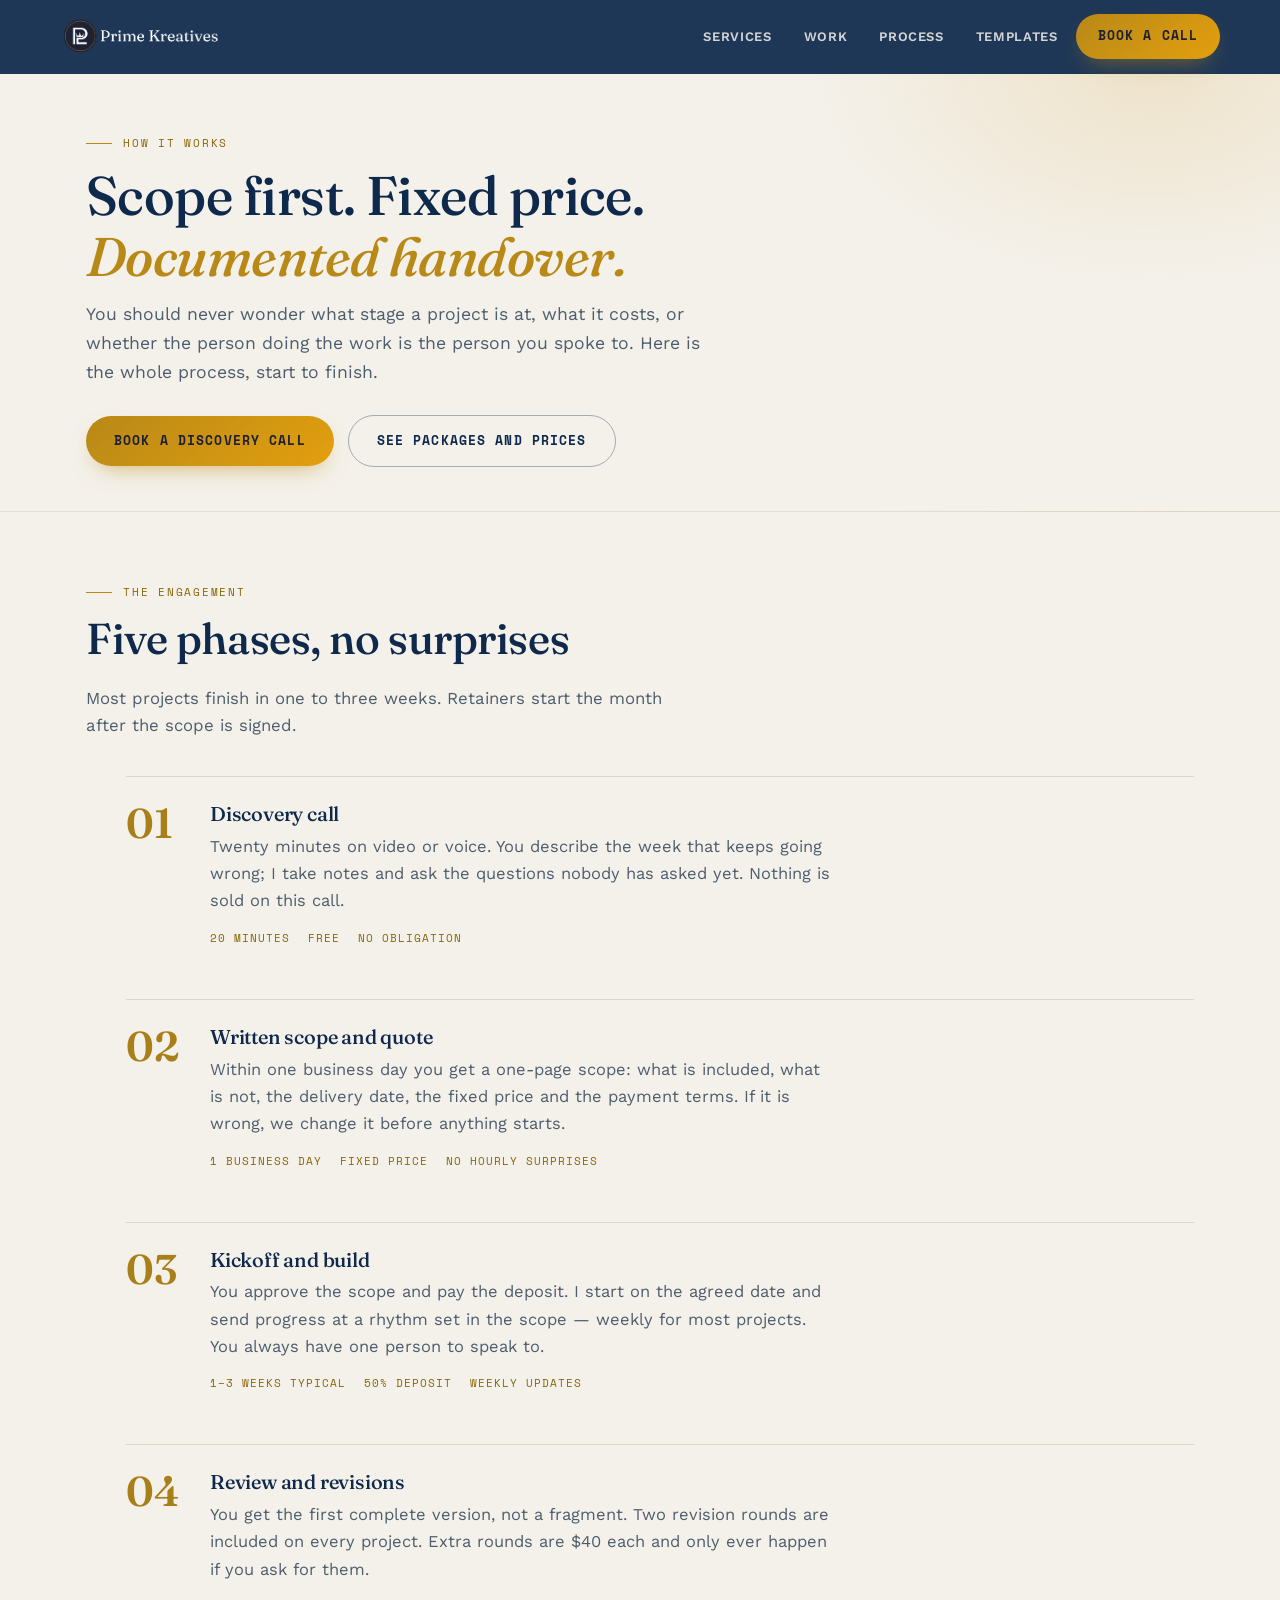
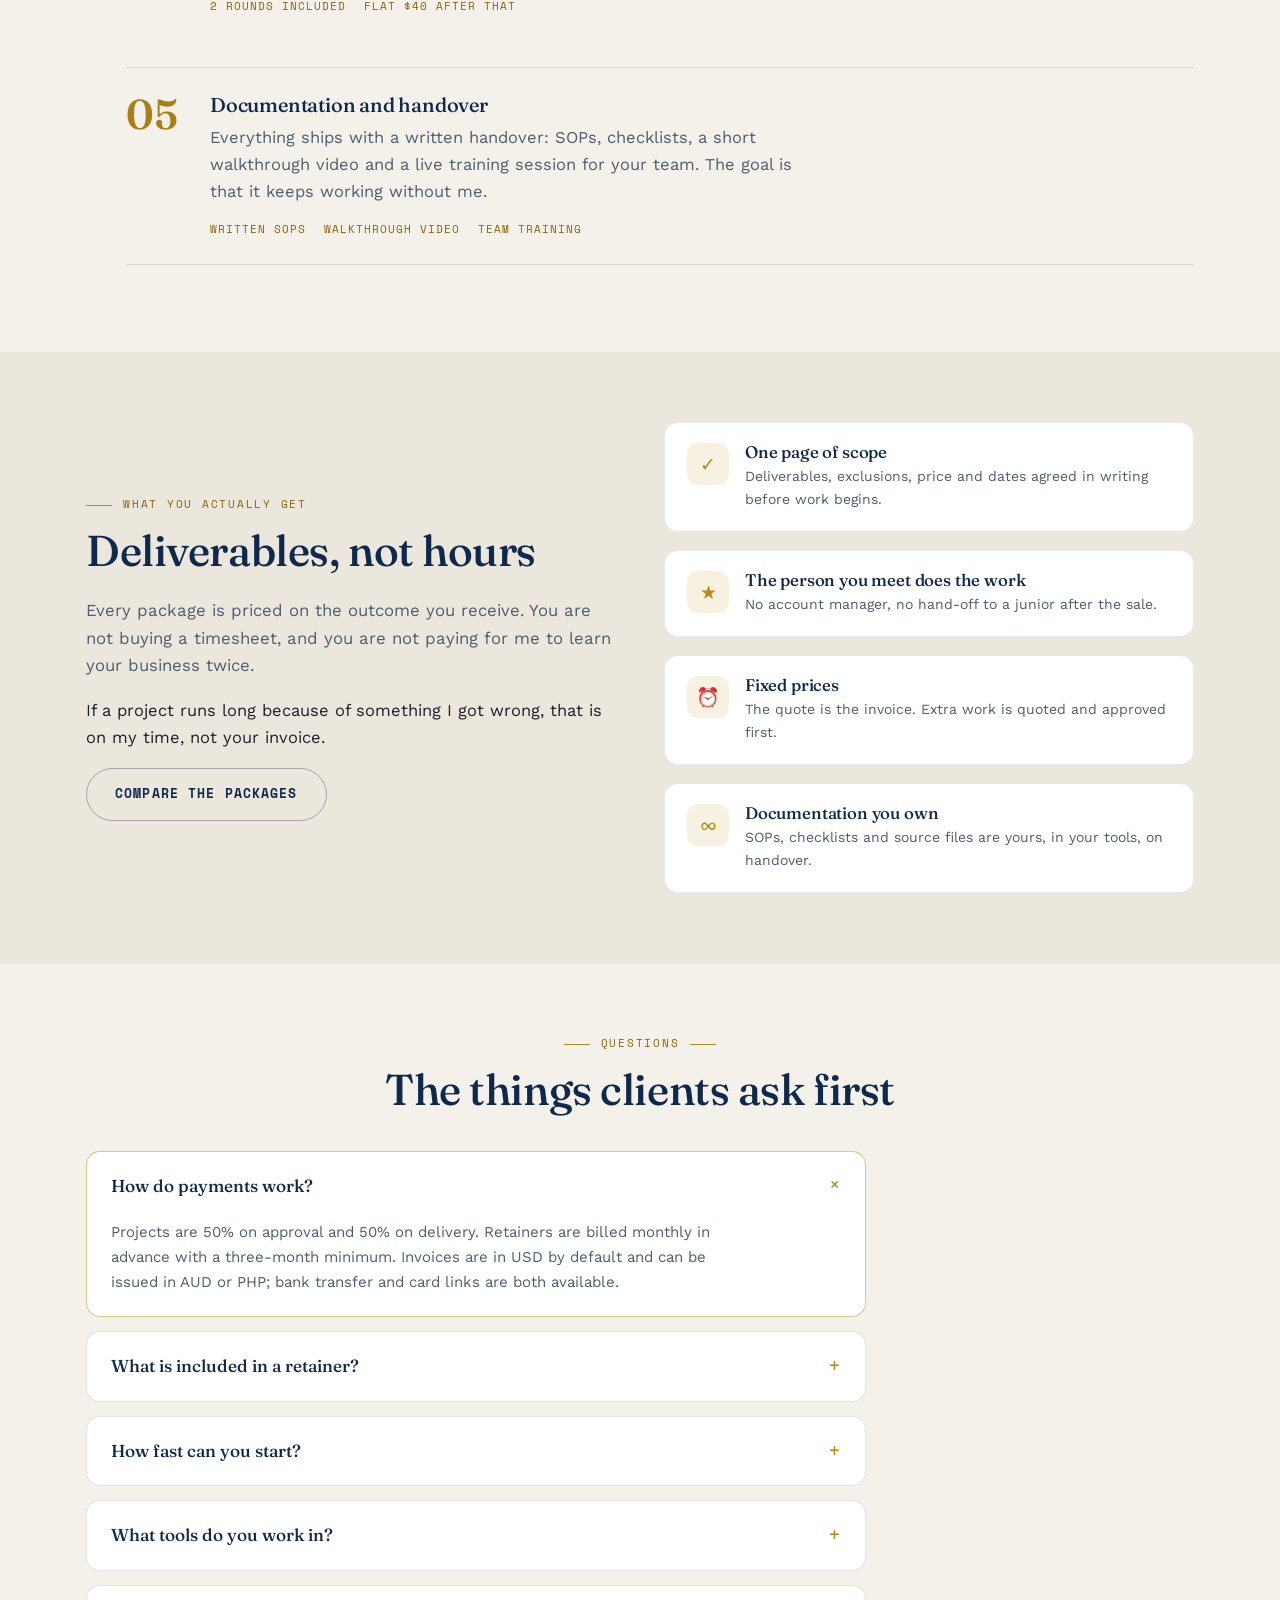
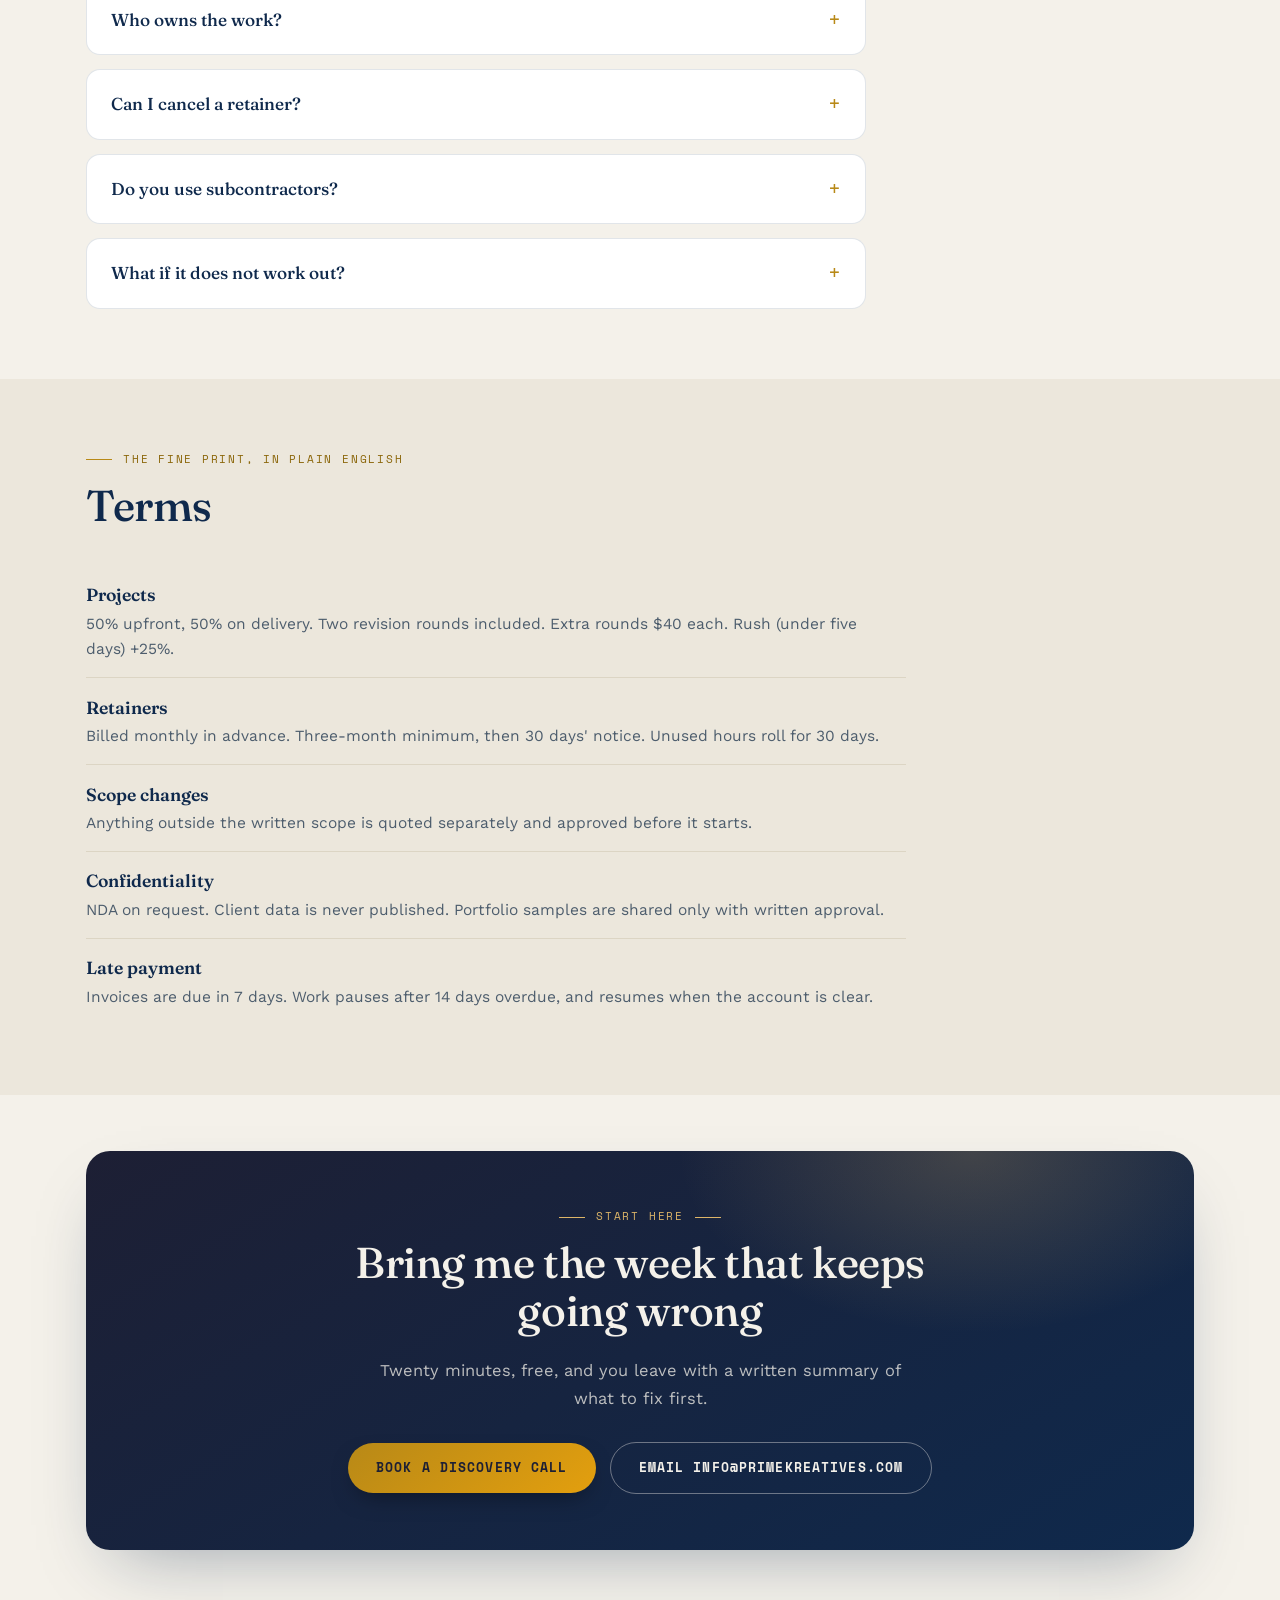
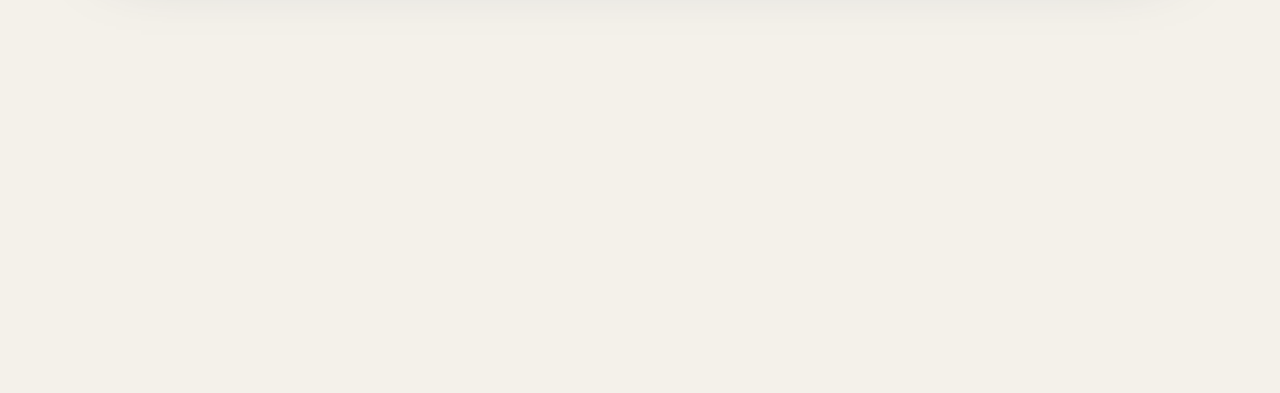
<file: process.html>
<!DOCTYPE html>
<html lang="en">
<head>
<meta charset="utf-8">
<meta name="viewport" content="width=device-width, initial-scale=1">
<title>How It Works and FAQ | Prime Kreatives</title>
<meta name="description" content="How a Prime Kreatives engagement runs: discovery call, written scope and fixed quote, delivery, documentation and handover. What is included, what it costs, and how to cancel.">
<link rel="canonical" href="https://primekreatives.com/process">
<link rel="icon" href="/assets/favicon.svg" type="image/svg+xml">
<meta property="og:title" content="How It Works — Prime Kreatives">
<meta property="og:description" content="Scope first, fixed price, documented handover. The full process and the questions clients ask before they start.">
<meta property="og:type" content="website"><meta property="og:url" content="https://primekreatives.com/process">
<meta property="og:site_name" content="Prime Kreatives">
<meta property="og:image" content="https://primekreatives.com/assets/og/process.png">
<meta property="og:image:width" content="1200"><meta property="og:image:height" content="630">
<meta property="og:image:alt" content="Prime Kreatives process: scope first, fixed price, documented handover.">
<meta name="twitter:card" content="summary_large_image">
<meta name="twitter:image" content="https://primekreatives.com/assets/og/process.png">
<link rel="preconnect" href="https://fonts.googleapis.com"><link rel="preconnect" href="https://fonts.gstatic.com" crossorigin>
<link href="https://fonts.googleapis.com/css2?family=Fraunces:ital,opsz,wght@0,9..144,400;0,9..144,500;0,9..144,600;1,9..144,500&family=Work+Sans:wght@400;500;600;700&family=Space+Mono:wght@400;700&display=swap" rel="stylesheet">
<link rel="stylesheet" href="/kit.css?v=20261114">
<style>
.phase{display:grid;gap:26px;margin-top:34px}
.phase li{list-style:none;display:grid;grid-template-columns:64px 1fr;gap:20px;padding:26px 0;border-top:1px solid var(--line)}
.phase li:last-child{border-bottom:1px solid var(--line)}
.phase .num{font-family:var(--font-display);font-size:2.6rem;line-height:1;color:#a87f18;font-weight:600}
.phase h3{font-size:1.25rem;margin:0 0 .45rem}
.phase p{margin:0;color:var(--slate);max-width:62ch}
.phase .meta{display:flex;gap:18px;flex-wrap:wrap;margin-top:.9rem;font-family:var(--font-mono);font-size:11px;letter-spacing:.09em;text-transform:uppercase;color:#8a6508}
.phase ul{list-style:none;margin:.85rem 0 0;padding:0;display:grid;gap:7px}
.phase ul li{display:block;font-size:14.5px;color:var(--slate);padding-left:18px;position:relative;border:0;padding-block:0}
.phase ul li::before{content:"\2713";position:absolute;left:0;color:var(--gold);font-weight:700}
@media (max-width:640px){.phase li{grid-template-columns:1fr;gap:8px}.phase .num{font-size:2rem}}
</style>
</head>
<body data-site="main">
<header class="site-head" id="site-header"></header>

<main id="main">

<div class="page-head"><div class="wrap"><div class="reveal wipe">
  <span class="eyebrow">How it works</span>
  <h1>Scope first. Fixed price. <span class="gold">Documented handover.</span></h1>
  <p>You should never wonder what stage a project is at, what it costs, or whether the person doing the work is the person you spoke to. Here is the whole process, start to finish.</p>
  <div class="cta-row"><a class="btn" href="/discovery-call">Book a discovery call</a><a class="btn ghost" href="/services">See packages and prices</a></div>
</div></div></div>

<section class="sec"><div class="wrap">
  <div class="section-head reveal wipe">
    <span class="eyebrow">The engagement</span>
    <h2>Five phases, no surprises</h2>
    <p>Most projects finish in one to three weeks. Retainers start the month after the scope is signed.</p>
  </div>
  <ol class="phase">
    <li class="reveal"><div class="num">01</div><div>
      <h3>Discovery call</h3>
      <p>Twenty minutes on video or voice. You describe the week that keeps going wrong; I take notes and ask the questions nobody has asked yet. Nothing is sold on this call.</p>
      <div class="meta"><span>20 minutes</span><span>Free</span><span>No obligation</span></div>
    </div></li>
    <li class="reveal"><div class="num">02</div><div>
      <h3>Written scope and quote</h3>
      <p>Within one business day you get a one-page scope: what is included, what is not, the delivery date, the fixed price and the payment terms. If it is wrong, we change it before anything starts.</p>
      <div class="meta"><span>1 business day</span><span>Fixed price</span><span>No hourly surprises</span></div>
    </div></li>
    <li class="reveal"><div class="num">03</div><div>
      <h3>Kickoff and build</h3>
      <p>You approve the scope and pay the deposit. I start on the agreed date and send progress at a rhythm set in the scope &mdash; weekly for most projects. You always have one person to speak to.</p>
      <div class="meta"><span>1&ndash;3 weeks typical</span><span>50% deposit</span><span>Weekly updates</span></div>
    </div></li>
    <li class="reveal"><div class="num">04</div><div>
      <h3>Review and revisions</h3>
      <p>You get the first complete version, not a fragment. Two revision rounds are included on every project. Extra rounds are $40 each and only ever happen if you ask for them.</p>
      <div class="meta"><span>2 rounds included</span><span>Flat $40 after that</span></div>
    </div></li>
    <li class="reveal"><div class="num">05</div><div>
      <h3>Documentation and handover</h3>
      <p>Everything ships with a written handover: SOPs, checklists, a short walkthrough video and a live training session for your team. The goal is that it keeps working without me.</p>
      <div class="meta"><span>Written SOPs</span><span>Walkthrough video</span><span>Team training</span></div>
    </div></li>
  </ol>
</div></section>

<section class="sec alt"><div class="wrap"><div class="split">
  <div class="reveal wipe">
    <span class="eyebrow">What you actually get</span>
    <h2>Deliverables, not hours</h2>
    <p class="lead">Every package is priced on the outcome you receive. You are not buying a timesheet, and you are not paying for me to learn your business twice.</p>
    <p>If a project runs long because of something I got wrong, that is on my time, not your invoice.</p>
    <a class="btn ghost" href="/services">Compare the packages</a>
  </div>
  <ul class="value-list reveal">
    <li><div class="icon">&#10003;</div><div><h3>One page of scope</h3><p>Deliverables, exclusions, price and dates agreed in writing before work begins.</p></div></li>
    <li><div class="icon">&#9733;</div><div><h3>The person you meet does the work</h3><p>No account manager, no hand-off to a junior after the sale.</p></div></li>
    <li><div class="icon">&#9200;</div><div><h3>Fixed prices</h3><p>The quote is the invoice. Extra work is quoted and approved first.</p></div></li>
    <li><div class="icon">&#8734;</div><div><h3>Documentation you own</h3><p>SOPs, checklists and source files are yours, in your tools, on handover.</p></div></li>
  </ul>
</div></div></section>

<section class="sec"><div class="wrap">
  <div class="section-head centered reveal wipe">
    <span class="eyebrow centered">Questions</span>
    <h2>The things clients ask first</h2>
  </div>
  <div class="faq reveal">
    <details open><summary>How do payments work?</summary><p>Projects are 50% on approval and 50% on delivery. Retainers are billed monthly in advance with a three-month minimum. Invoices are in USD by default and can be issued in AUD or PHP; bank transfer and card links are both available.</p></details>
    <details><summary>What is included in a retainer?</summary><p>Hours, not tasks &mdash; which is what makes it useful. Essentials is 15 hours a month, Growth is 40, Executive Partner is 80. You direct the hours weekly. Anything over the cap is billed at the per-tier rate listed on the services page.</p></details>
    <details><summary>How fast can you start?</summary><p>Usually one to two weeks after the scope is approved. Rush delivery (under five days) is available at +25% and is subject to the calendar at the time.</p></details>
    <details><summary>What tools do you work in?</summary><p>Google Workspace, Notion, Monday, ClickUp, Asana, Slack, HubSpot, Zapier, Make and Google Apps Script. Dashboards are usually Google Sheets or Looker Studio. If your stack is unusual, say so on the call and I will tell you honestly whether I am the right fit.</p></details>
    <details><summary>Who owns the work?</summary><p>You do, on final payment. That includes source files, SOPs, automations and the documentation. I keep the right to describe the project in general terms, never to publish your data.</p></details>
    <details><summary>Can I cancel a retainer?</summary><p>Yes &mdash; after the three-month minimum, with 30 days' notice. Work in progress is finished and billed, and the handover pack is delivered before the last invoice.</p></details>
    <details><summary>Do you use subcontractors?</summary><p>Delivery is me. For overflow design work &mdash; print, illustration, motion &mdash; I bring in a named specialist, tell you who they are, and stay accountable for the result.</p></details>
    <details><summary>What if it does not work out?</summary><p>Tell me early. Unused retainer hours roll for 30 days, or I refund the unused portion of the month. On projects, you keep everything delivered and paid for, and I stop billing.</p></details>
  </div>
</div></section>

<section class="sec alt"><div class="wrap">
  <div class="section-head reveal wipe">
    <span class="eyebrow">The fine print, in plain English</span>
    <h2>Terms</h2>
  </div>
  <ul class="ledger" style="max-width:820px">
    <li class="reveal"><b>Projects</b><span>50% upfront, 50% on delivery. Two revision rounds included. Extra rounds $40 each. Rush (under five days) +25%.</span></li>
    <li class="reveal"><b>Retainers</b><span>Billed monthly in advance. Three-month minimum, then 30 days' notice. Unused hours roll for 30 days.</span></li>
    <li class="reveal"><b>Scope changes</b><span>Anything outside the written scope is quoted separately and approved before it starts.</span></li>
    <li class="reveal"><b>Confidentiality</b><span>NDA on request. Client data is never published. Portfolio samples are shared only with written approval.</span></li>
    <li class="reveal"><b>Late payment</b><span>Invoices are due in 7 days. Work pauses after 14 days overdue, and resumes when the account is clear.</span></li>
  </ul>
</div></section>

<section class="sec tight"><div class="wrap">
  <div class="cta-band reveal">
    <span class="eyebrow centered on-dark">Start here</span>
    <h2>Bring me the week that keeps going wrong</h2>
    <p>Twenty minutes, free, and you leave with a written summary of what to fix first.</p>
    <div class="cta-row">
      <a class="btn on-dark" href="/discovery-call">Book a discovery call</a>
      <a class="btn ghost on-dark" href="mailto:info@primekreatives.com">Email info@primekreatives.com</a>
    </div>
  </div>
</div></section>

</main>
<footer class="site-foot" id="site-footer"></footer>
<script src="/kit.js?v=20261114" defer></script>
</body>
</html>
</file>
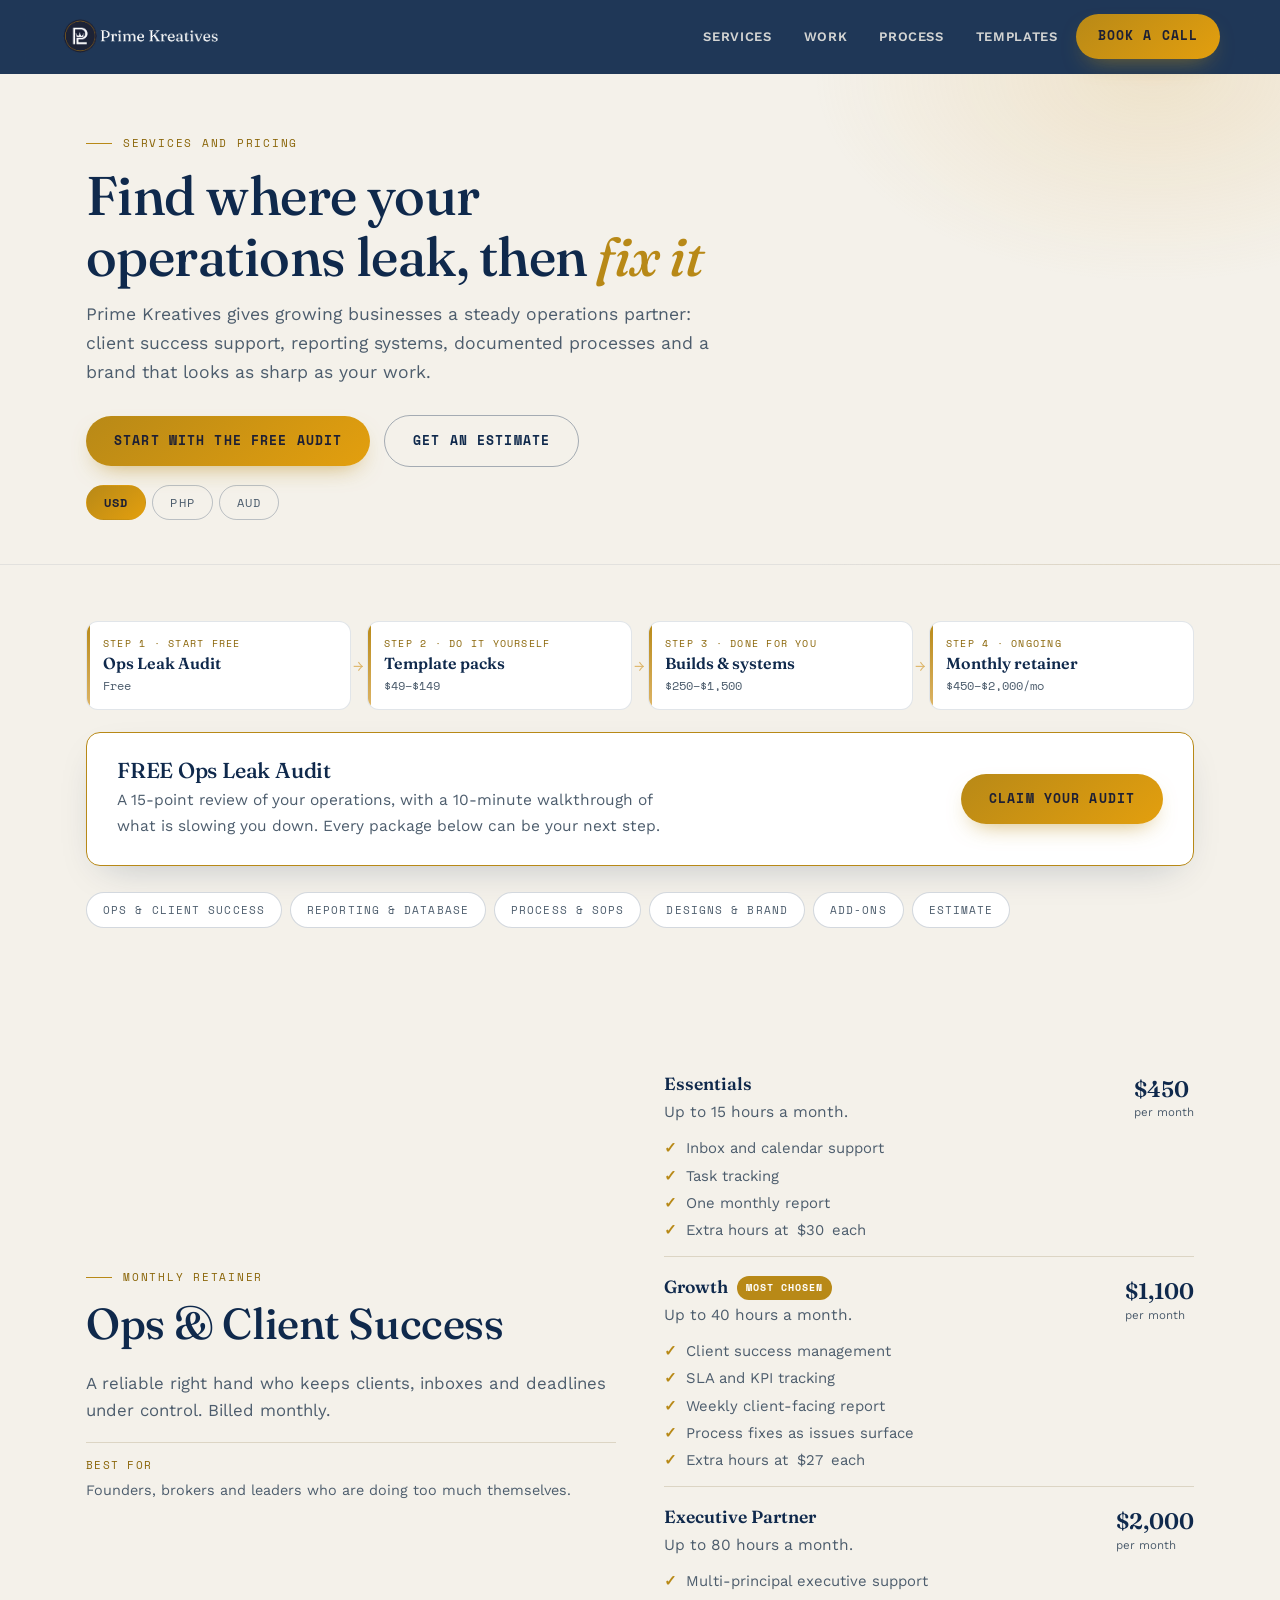
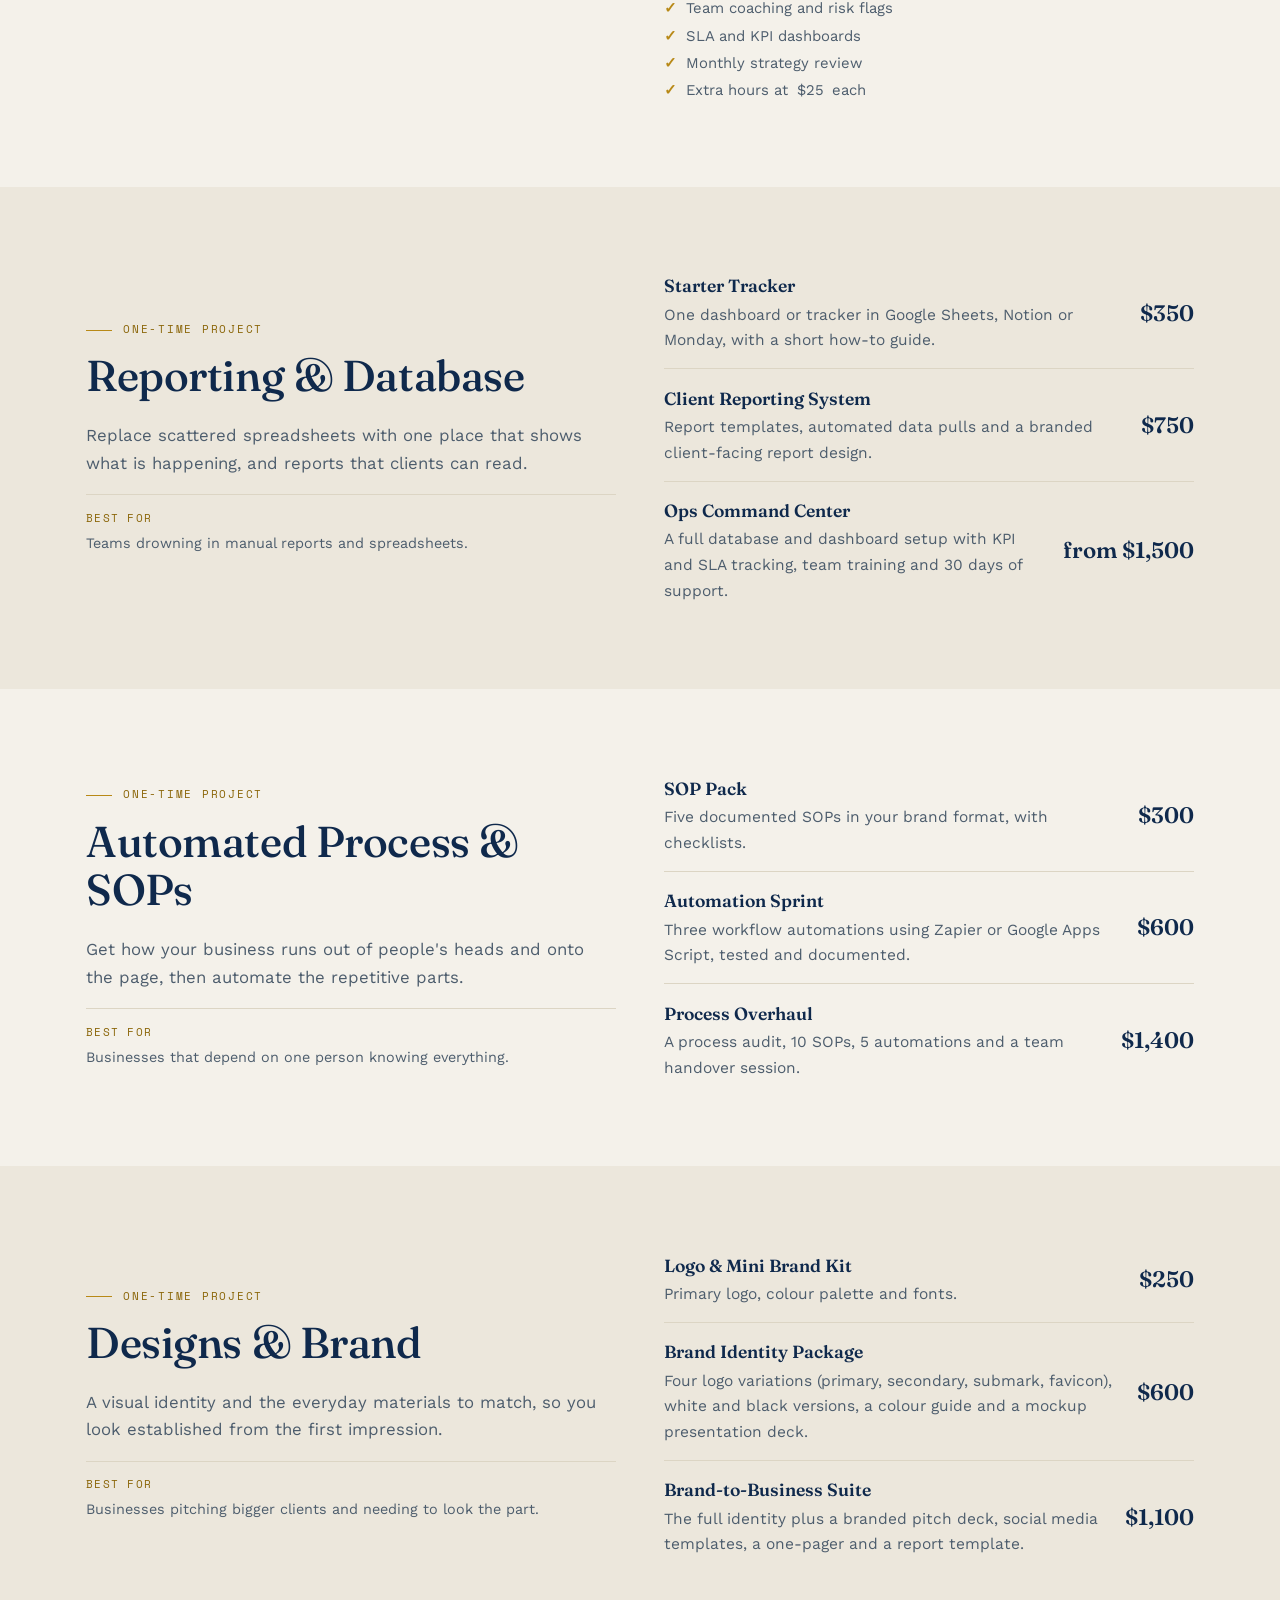
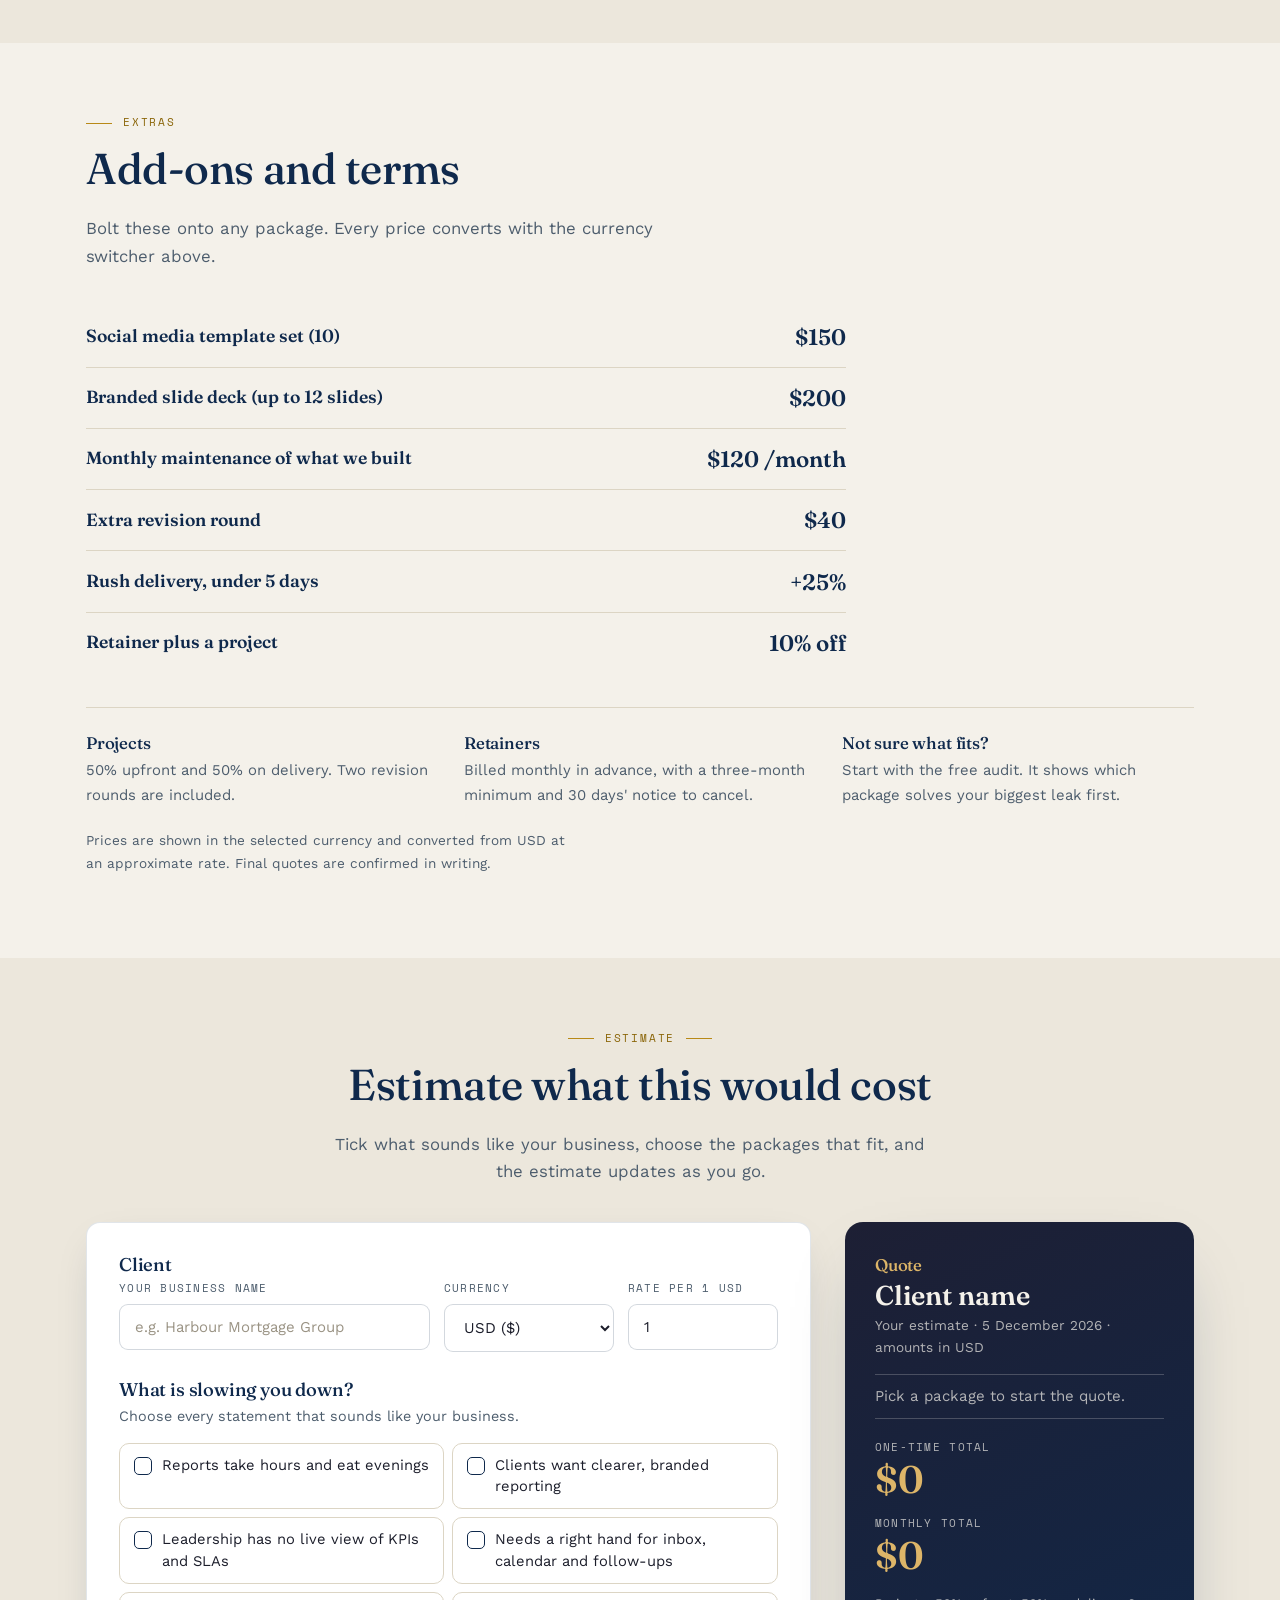
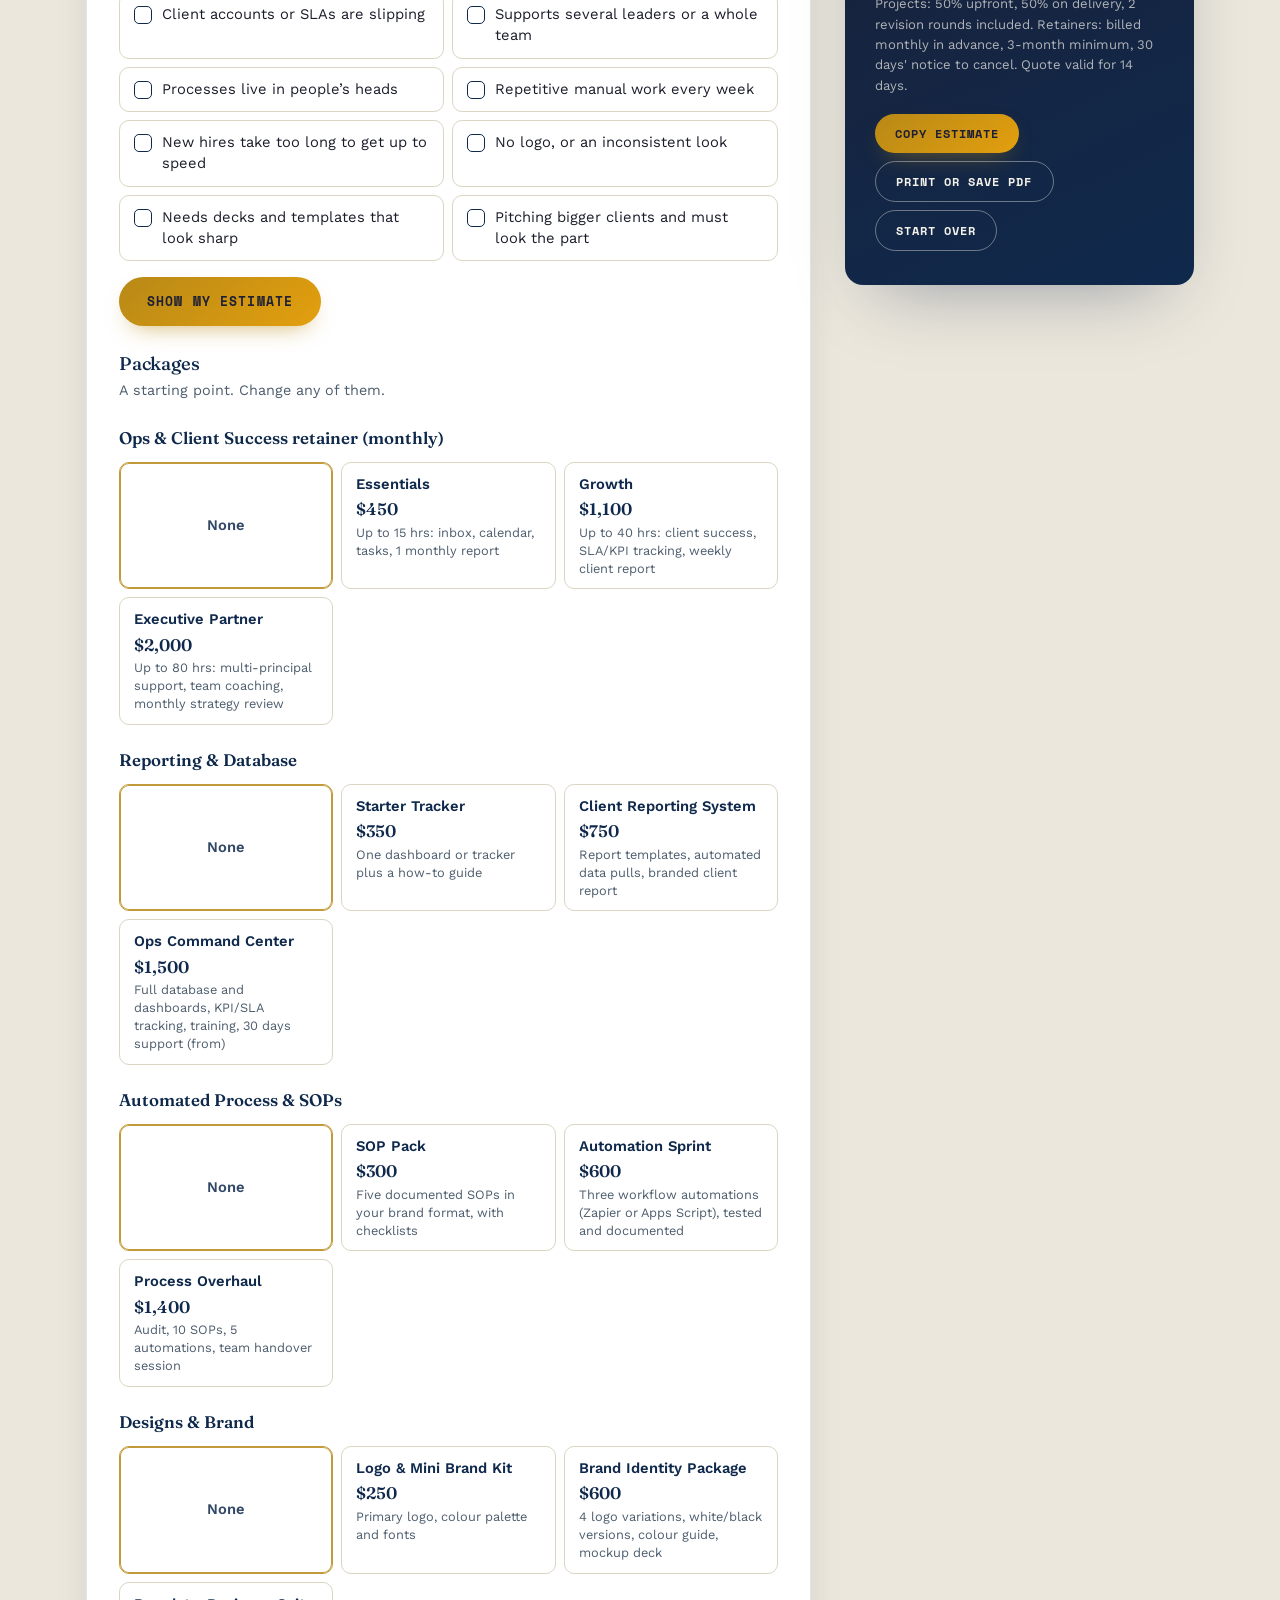
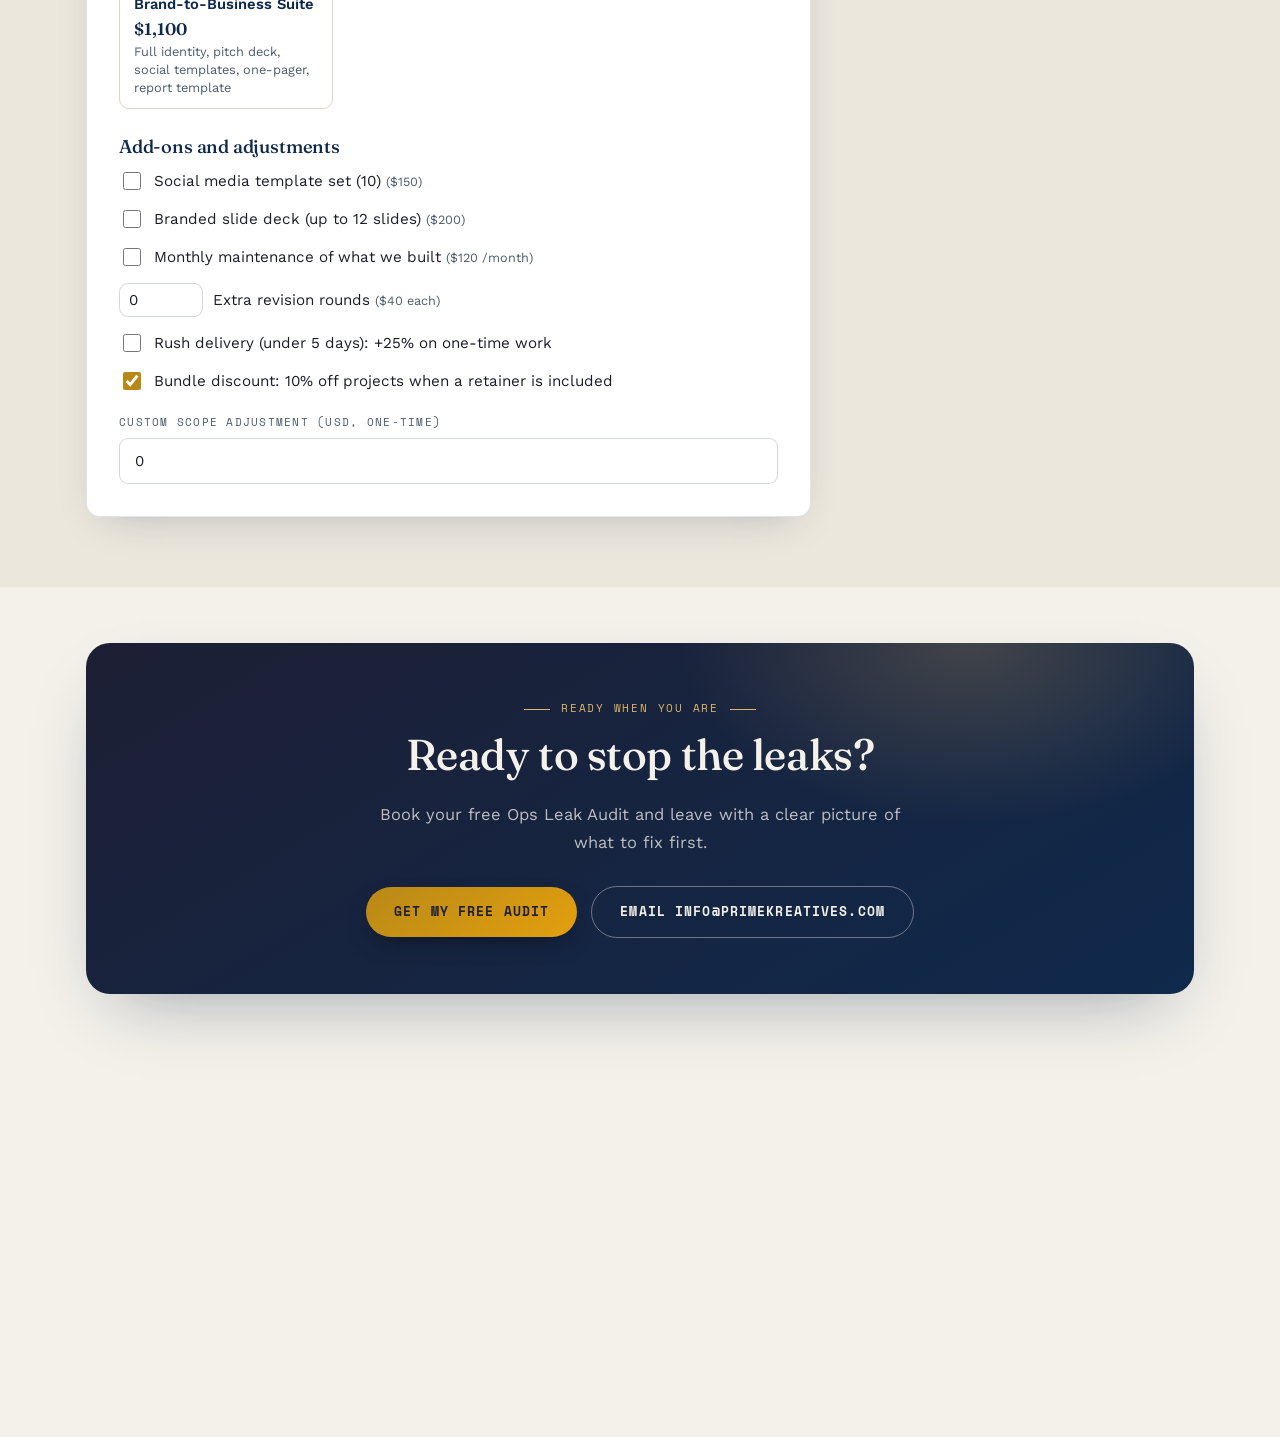
<file: services.html>
<!DOCTYPE html>
<html lang="en">
<head>
<meta charset="utf-8">
<meta name="viewport" content="width=device-width, initial-scale=1">
<title>Services and Pricing | Prime Kreatives</title>
<meta name="description" content="Ops and client success retainers from $450/month, reporting systems, SOPs and brand packages with flat pricing in USD, PHP or AUD. Free Ops Leak Audit. Build your quote online.">
<link rel="canonical" href="https://primekreatives.com/services">
<link rel="icon" href="/assets/favicon.svg" type="image/svg+xml">
<meta property="og:title" content="Services and Pricing — Prime Kreatives">
<meta property="og:description" content="Clear flat pricing for ops retainers, reporting, SOPs and brand work. USD, PHP or AUD. Build your quote online.">
<meta property="og:type" content="website"><meta property="og:url" content="https://primekreatives.com/services">
<meta property="og:site_name" content="Prime Kreatives">
<meta property="og:image" content="https://primekreatives.com/assets/og/services.png">
<meta property="og:image:width" content="1200"><meta property="og:image:height" content="630">
<meta property="og:image:alt" content="Prime Kreatives packages: find where your operations leak, then fix it.">
<meta name="twitter:card" content="summary_large_image">
<meta name="twitter:image" content="https://primekreatives.com/assets/og/services.png">
<link rel="preconnect" href="https://fonts.googleapis.com"><link rel="preconnect" href="https://fonts.gstatic.com" crossorigin>
<link href="https://fonts.googleapis.com/css2?family=Fraunces:ital,opsz,wght@0,9..144,400;0,9..144,500;0,9..144,600;1,9..144,500&family=Work+Sans:wght@400;500;600;700&family=Space+Mono:wght@400;700&display=swap" rel="stylesheet">
<link rel="stylesheet" href="/kit.css?v=20261114">
<style>
/* ---- page-specific: jump nav, audit card, currency, quote builder ---- */
.cur{display:flex;gap:6px;margin-top:18px;flex-wrap:wrap}
.cur button{font-family:var(--font-mono);font-size:11.5px;letter-spacing:.1em;padding:8px 17px;border-radius:100px;border:1.5px solid rgba(15,41,76,.25);background:transparent;color:var(--slate);cursor:pointer;transition:border-color .2s var(--ease),color .2s var(--ease),background .2s var(--ease),transform .2s var(--ease)}
.cur button:hover{border-color:var(--gold);color:var(--gold);transform:translateY(-1px)}
.cur button[aria-pressed=true]{background:linear-gradient(140deg,var(--gold),var(--amber));border-color:transparent;color:var(--indigo);font-weight:700}

.audit{background:#fff;border:1px solid var(--gold);border-radius:var(--radius);padding:26px 30px;display:flex;justify-content:space-between;gap:20px;align-items:center;flex-wrap:wrap;box-shadow:var(--shadow)}
.audit h2{font-size:1.35rem;margin:0 0 .3rem}
.audit p{margin:0;max-width:56ch;font-size:.97rem;color:var(--slate)}

.jump{display:flex;gap:8px;flex-wrap:wrap;margin-top:26px}
.jump a{font-family:var(--font-mono);font-size:11px;letter-spacing:.1em;text-transform:uppercase;text-decoration:none;color:var(--slate);padding:8px 16px;border:1px solid rgba(15,41,76,.18);border-radius:100px;background:#fff;transition:border-color .2s var(--ease),color .2s var(--ease),transform .2s var(--ease)}
.jump a:hover{border-color:var(--gold);color:var(--gold);transform:translateY(-2px)}

/* ---- on-ramp ladder: free audit -> template packs -> builds -> retainer ---- */
.ladder{list-style:none;margin:0 0 22px;padding:0;display:grid;grid-template-columns:repeat(4,1fr);gap:16px}
.ladder li{position:relative;display:flex}
.ladder li:not(:last-child)::after{content:"\2192";position:absolute;right:-13px;top:50%;transform:translateY(-50%);color:var(--sand);font-size:14px;line-height:1;z-index:1}
.ladder a{position:relative;display:flex;flex-direction:column;gap:2px;width:100%;padding:14px 16px 13px;background:#fff;border:1px solid rgba(15,41,76,.12);border-radius:12px;text-decoration:none;overflow:hidden;transition:transform .22s var(--ease),box-shadow .22s var(--ease),border-color .22s}
.ladder a::before{content:"";position:absolute;left:0;top:0;bottom:0;width:3px;background:linear-gradient(180deg,var(--gold),var(--sand))}
.ladder a:hover{transform:translateY(-4px);box-shadow:var(--shadow);border-color:rgba(184,137,23,.5)}
.ladder span{font-family:var(--font-mono);font-size:9.5px;letter-spacing:.13em;text-transform:uppercase;color:#8a6508}
.ladder b{font-family:var(--font-display);font-size:1rem;font-weight:600;color:var(--navy);line-height:1.2}
.ladder em{font-family:var(--font-mono);font-style:normal;font-size:12px;color:var(--slate);margin-top:1px}
@media (max-width:860px){.ladder{grid-template-columns:1fr 1fr}.ladder li:nth-child(even)::after{display:none}}
@media (max-width:560px){.ladder{grid-template-columns:1fr}.ladder li::after{display:none}}

.svc-for{font-size:.9rem;color:var(--slate);margin:1rem 0 0;padding-top:.9rem;border-top:1px solid var(--line)}
.svc-for b{display:block;font-family:var(--font-mono);font-size:10.5px;letter-spacing:.12em;text-transform:uppercase;color:#8a6508;margin-bottom:.3rem;font-weight:400}

.terms{display:grid;grid-template-columns:repeat(auto-fit,minmax(240px,1fr));gap:26px;margin-top:34px;padding-top:26px;border-top:1px solid var(--line)}
.terms h3{font-size:1.05rem;margin:0 0 .35rem}
.terms p{margin:0;font-size:.93rem;color:var(--slate)}
.footnote{font-size:.85rem;color:var(--slate);margin-top:22px}

/* ---- quote builder ---- */
.qb{display:grid;grid-template-columns:minmax(0,1.35fr) minmax(300px,.65fr);gap:34px;align-items:start}
@media (max-width:920px){.qb{grid-template-columns:1fr}.qbox{position:static;max-height:none}}
.qb-form h3{font-size:1.15rem;margin:1.75rem 0 .25rem}
.qb-form h3:first-child{margin-top:0}
.qb-form .hint{margin:0 0 .9rem;font-size:.9rem;color:var(--slate)}
.row{display:flex;gap:14px;flex-wrap:wrap}
.row .field{flex:1;min-width:150px}
fieldset{border:0;padding:0;margin:22px 0 0}
legend{padding:0;font-family:var(--font-display);font-size:1.05rem;font-weight:600;color:var(--navy);margin-bottom:.6rem}
.extra{display:none;max-width:280px;margin-top:12px}
.msg{font-size:.9rem;margin-left:10px;color:var(--gold)}

input[type=checkbox],input[type=radio]{width:18px;height:18px;padding:0;border:none;accent-color:var(--gold);cursor:pointer;flex:none}

.chips{display:grid;grid-template-columns:repeat(auto-fill,minmax(250px,1fr));gap:8px}
.chip{position:relative;display:flex;gap:10px;align-items:flex-start;padding:11px 14px;border:1px solid var(--line);border-radius:10px;background:rgba(255,255,255,.55);cursor:pointer;font:400 .92rem/1.45 var(--font-body);color:var(--ink);text-transform:none;letter-spacing:0;transition:border-color .18s,background .18s,box-shadow .18s}
.chip:hover{border-color:rgba(184,137,23,.55);background:#fff}
.chip:has(input:checked){border-color:var(--gold);background:#fff;box-shadow:inset 0 0 0 1px var(--gold)}
.chip input{position:absolute;opacity:0;inset:0;margin:0;cursor:pointer}
.mark{flex:none;width:18px;height:18px;margin-top:2px;border:1.5px solid var(--navy);border-radius:5px;display:grid;place-items:center;transition:background .18s}
.chip:has(input:checked) .mark{background:var(--navy)}
.chip:has(input:checked) .mark::after{content:"";width:8px;height:4px;border:2px solid var(--sand);border-top:0;border-right:0;transform:rotate(-45deg) translate(1px,-1px)}

.opts{display:grid;grid-template-columns:repeat(auto-fill,minmax(210px,1fr));gap:8px}
.opt{position:relative}
.opt label{display:flex;flex-direction:column;gap:2px;height:100%;padding:11px 14px;border:1px solid var(--line);border-radius:10px;background:rgba(255,255,255,.55);cursor:pointer;font:400 .92rem/1.45 var(--font-body);text-transform:none;letter-spacing:0;color:var(--ink);transition:border-color .18s,background .18s,box-shadow .18s}
.opt label:hover{border-color:rgba(184,137,23,.55);background:#fff}
.opt label:has(input:checked){border-color:var(--gold);background:#fff;box-shadow:inset 0 0 0 1px var(--gold)}
.opt input{position:absolute;opacity:0;inset:0;margin:0;cursor:pointer}
.opt b{font-weight:600;color:var(--navy)}
.opt .pr{font-family:var(--font-display);font-weight:600;font-size:1.05rem;color:var(--navy)}
.opt small{font-size:.8rem;color:var(--slate);line-height:1.4}
.opt.none label{justify-content:center;align-items:center;opacity:.85}

.tick{display:flex;gap:10px;align-items:center;padding:7px 0;font:400 .95rem/1.45 var(--font-body);color:var(--ink);text-transform:none;letter-spacing:0;cursor:pointer}
.tick small{color:var(--slate)}
.tick input[type=number]{width:84px;padding:7px 9px}
#smsg:empty{display:none}

/* live quote panel */
.qbox{--qfg:var(--paper);--qsoft:rgba(244,241,234,.7);--qrule:rgba(244,241,234,.22);--qhl:var(--sand);
  background:linear-gradient(155deg,var(--indigo),var(--navy));color:var(--qfg);
  border-radius:18px;padding:34px 30px;position:sticky;top:92px;max-height:calc(100vh - 112px);overflow:auto;box-shadow:var(--shadow-lg)}
.qbox h3{color:var(--qhl);font-size:1.05rem;margin:0}
.q-client{font-family:var(--font-display);font-size:1.7rem;font-weight:600;line-height:1.2;margin:4px 0 2px;overflow-wrap:anywhere;color:var(--qfg)}
.q-meta{font-size:.85rem;color:var(--qsoft);margin:0 0 16px}
.q-lines{list-style:none;margin:0;padding:0;border-top:1px solid var(--qrule)}
.q-lines li{display:flex;justify-content:space-between;gap:12px;padding:9px 0;border-bottom:1px solid var(--qrule);font-size:.94rem}
.q-lines li>span:last-child{white-space:nowrap;font-variant-numeric:tabular-nums}
.q-lines .neg>span:last-child{color:var(--qhl)}
.q-lines small{display:block;color:var(--qsoft);font-size:.8rem}
.q-empty{color:var(--qsoft);font-size:.94rem;padding:14px 0}
.q-totals{margin-top:20px;display:grid;gap:14px}
.q-tot .lbl{font-family:var(--font-mono);font-size:10.5px;letter-spacing:.12em;text-transform:uppercase;color:var(--qsoft);margin-bottom:2px}
.q-tot .big{font-family:var(--font-display);font-weight:600;font-size:clamp(1.9rem,3vw,2.5rem);line-height:1.1;color:var(--qhl);font-variant-numeric:tabular-nums}
.q-tot .sub{font-size:.85rem;color:var(--qsoft)}
.q-terms{margin-top:18px;font-size:.82rem;color:var(--qsoft);line-height:1.55}
.q-actions{display:flex;gap:8px;flex-wrap:wrap;margin-top:18px}
.q-actions .btn{padding:11px 20px;font-size:11.5px}

@media print{
  .site-head,.site-foot,.page-head,section:not(#quote){display:none!important}
  #quote{padding:0}
  #quote .section-head,#quote .qb-form{display:none!important}
  .qbox{position:static;max-height:none;overflow:visible;--qfg:#0F294C;--qsoft:#4a5a73;--qrule:#cfd5de;--qhl:#8a6508;background:#fff;box-shadow:none;border:1px solid #cfd5de}
  .q-actions{display:none}
  .reveal{opacity:1!important;transform:none!important;clip-path:none!important}
  *{transition:none!important}
}
</style>
</head>
<body data-site="main">
<header class="site-head" id="site-header"></header>

<main id="main">

<div class="page-head"><div class="wrap"><div class="reveal wipe">
  <span class="eyebrow">Services and pricing</span>
  <h1>Find where your operations leak, then <span class="gold">fix it</span></h1>
  <p>Prime Kreatives gives growing businesses a steady operations partner: client success support, reporting systems, documented processes and a brand that looks as sharp as your work.</p>
  <div class="cta-row">
    <a class="btn" href="#audit">Start with the free audit</a>
    <a class="btn ghost" href="#quote">Get an estimate</a>
  </div>
  <div class="cur" role="group" aria-label="Show prices in">
    <button type="button" data-c="USD" aria-pressed="true">USD</button>
    <button type="button" data-c="PHP" aria-pressed="false">PHP</button>
    <button type="button" data-c="AUD" aria-pressed="false">AUD</button>
  </div>
</div></div></div>

<section class="sec tight"><div class="wrap">
  <ol class="ladder" aria-label="Four ways to work together">
    <li class="reveal"><a href="/discovery-call"><span>Step 1 &middot; Start free</span><b>Ops Leak Audit</b><em>Free</em></a></li>
    <li class="reveal"><a href="/digital/"><span>Step 2 &middot; Do it yourself</span><b>Template packs</b><em>$49&ndash;$149</em></a></li>
    <li class="reveal"><a href="#reporting"><span>Step 3 &middot; Done for you</span><b>Builds &amp; systems</b><em>$250&ndash;$1,500</em></a></li>
    <li class="reveal"><a href="#ops"><span>Step 4 &middot; Ongoing</span><b>Monthly retainer</b><em>$450&ndash;$2,000/mo</em></a></li>
  </ol>
  <div class="audit reveal" id="audit">
    <div>
      <h2>FREE Ops Leak Audit</h2>
      <p>A 15-point review of your operations, with a 10-minute walkthrough of what is slowing you down. Every package below can be your next step.</p>
    </div>
    <a class="btn" href="/discovery-call">Claim your audit</a>
  </div>
  <nav class="jump reveal" aria-label="Services">
    <a href="#ops">Ops &amp; Client Success</a>
    <a href="#reporting">Reporting &amp; Database</a>
    <a href="#process">Process &amp; SOPs</a>
    <a href="#brand">Designs &amp; Brand</a>
    <a href="#addons">Add-ons</a>
    <a href="#quote">Estimate</a>
  </nav>
</div></section>

<section class="sec" id="ops"><div class="wrap"><div class="split">
  <div class="reveal wipe">
    <span class="eyebrow">Monthly retainer</span>
    <h2>Ops &amp; Client Success</h2>
    <p class="lead">A reliable right hand who keeps clients, inboxes and deadlines under control. Billed monthly.</p>
    <p class="svc-for"><b>Best for</b>Founders, brokers and leaders who are doing too much themselves.</p>
  </div>
  <ul class="ledger">
    <li class="reveal">
      <b>Essentials</b>
      <em data-usd="450">$450<small>per month</small></em>
      <span>Up to 15 hours a month.</span>
      <ul>
        <li>Inbox and calendar support</li>
        <li>Task tracking</li>
        <li>One monthly report</li>
        <li>Extra hours at <span data-usd="30">$30</span> each</li>
      </ul>
    </li>
    <li class="reveal">
      <b>Growth<span class="best">Most chosen</span></b>
      <em data-usd="1100">$1,100<small>per month</small></em>
      <span>Up to 40 hours a month.</span>
      <ul>
        <li>Client success management</li>
        <li>SLA and KPI tracking</li>
        <li>Weekly client-facing report</li>
        <li>Process fixes as issues surface</li>
        <li>Extra hours at <span data-usd="27">$27</span> each</li>
      </ul>
    </li>
    <li class="reveal">
      <b>Executive Partner</b>
      <em data-usd="2000">$2,000<small>per month</small></em>
      <span>Up to 80 hours a month.</span>
      <ul>
        <li>Multi-principal executive support</li>
        <li>Team coaching and risk flags</li>
        <li>SLA and KPI dashboards</li>
        <li>Monthly strategy review</li>
        <li>Extra hours at <span data-usd="25">$25</span> each</li>
      </ul>
    </li>
  </ul>
</div></div></section>

<section class="sec alt" id="reporting"><div class="wrap"><div class="split">
  <div class="reveal wipe">
    <span class="eyebrow">One-time project</span>
    <h2>Reporting &amp; Database</h2>
    <p class="lead">Replace scattered spreadsheets with one place that shows what is happening, and reports that clients can read.</p>
    <p class="svc-for"><b>Best for</b>Teams drowning in manual reports and spreadsheets.</p>
  </div>
  <ul class="ledger">
    <li class="reveal">
      <b>Starter Tracker</b>
      <em data-usd="350">$350</em>
      <span>One dashboard or tracker in Google Sheets, Notion or Monday, with a short how-to guide.</span>
    </li>
    <li class="reveal">
      <b>Client Reporting System</b>
      <em data-usd="750">$750</em>
      <span>Report templates, automated data pulls and a branded client-facing report design.</span>
    </li>
    <li class="reveal">
      <b>Ops Command Center</b>
      <em data-usd="1500" data-from="1">from $1,500</em>
      <span>A full database and dashboard setup with KPI and SLA tracking, team training and 30 days of support.</span>
    </li>
  </ul>
</div></div></section>

<section class="sec" id="process"><div class="wrap"><div class="split">
  <div class="reveal wipe">
    <span class="eyebrow">One-time project</span>
    <h2>Automated Process &amp; SOPs</h2>
    <p class="lead">Get how your business runs out of people's heads and onto the page, then automate the repetitive parts.</p>
    <p class="svc-for"><b>Best for</b>Businesses that depend on one person knowing everything.</p>
  </div>
  <ul class="ledger">
    <li class="reveal">
      <b>SOP Pack</b>
      <em data-usd="300">$300</em>
      <span>Five documented SOPs in your brand format, with checklists.</span>
    </li>
    <li class="reveal">
      <b>Automation Sprint</b>
      <em data-usd="600">$600</em>
      <span>Three workflow automations using Zapier or Google Apps Script, tested and documented.</span>
    </li>
    <li class="reveal">
      <b>Process Overhaul</b>
      <em data-usd="1400">$1,400</em>
      <span>A process audit, 10 SOPs, 5 automations and a team handover session.</span>
    </li>
  </ul>
</div></div></section>

<section class="sec alt" id="brand"><div class="wrap"><div class="split">
  <div class="reveal wipe">
    <span class="eyebrow">One-time project</span>
    <h2>Designs &amp; Brand</h2>
    <p class="lead">A visual identity and the everyday materials to match, so you look established from the first impression.</p>
    <p class="svc-for"><b>Best for</b>Businesses pitching bigger clients and needing to look the part.</p>
  </div>
  <ul class="ledger">
    <li class="reveal">
      <b>Logo &amp; Mini Brand Kit</b>
      <em data-usd="250">$250</em>
      <span>Primary logo, colour palette and fonts.</span>
    </li>
    <li class="reveal">
      <b>Brand Identity Package</b>
      <em data-usd="600">$600</em>
      <span>Four logo variations (primary, secondary, submark, favicon), white and black versions, a colour guide and a mockup presentation deck.</span>
    </li>
    <li class="reveal">
      <b>Brand-to-Business Suite</b>
      <em data-usd="1100">$1,100</em>
      <span>The full identity plus a branded pitch deck, social media templates, a one-pager and a report template.</span>
    </li>
  </ul>
</div></div></section>

<section class="sec" id="addons"><div class="wrap">
  <div class="section-head reveal wipe">
    <span class="eyebrow">Extras</span>
    <h2>Add-ons and terms</h2>
    <p>Bolt these onto any package. Every price converts with the currency switcher above.</p>
  </div>
  <ul class="ledger" style="max-width:760px">
    <li class="reveal"><b>Social media template set (10)</b><em data-usd="150">$150</em></li>
    <li class="reveal"><b>Branded slide deck (up to 12 slides)</b><em data-usd="200">$200</em></li>
    <li class="reveal"><b>Monthly maintenance of what we built</b><em data-usd="120" data-per="1">$120 /month</em></li>
    <li class="reveal"><b>Extra revision round</b><em data-usd="40">$40</em></li>
    <li class="reveal"><b>Rush delivery, under 5 days</b><em>+25%</em></li>
    <li class="reveal"><b>Retainer plus a project</b><em>10% off</em></li>
  </ul>
  <div class="terms reveal">
    <div><h3>Projects</h3><p>50% upfront and 50% on delivery. Two revision rounds are included.</p></div>
    <div><h3>Retainers</h3><p>Billed monthly in advance, with a three-month minimum and 30 days' notice to cancel.</p></div>
    <div><h3>Not sure what fits?</h3><p>Start with the free audit. It shows which package solves your biggest leak first.</p></div>
  </div>
  <p class="footnote">Prices are shown in the selected currency and converted from USD at an approximate rate. Final quotes are confirmed in writing.</p>
</div></section>

<section class="sec alt" id="quote"><div class="wrap">
  <div class="section-head centered reveal wipe">
    <span class="eyebrow centered">Estimate</span>
    <h2>Estimate what this would cost</h2>
    <p>Tick what sounds like your business, choose the packages that fit, and the estimate updates as you go.</p>
  </div>

  <div class="qb">
    <div class="qb-form form-card reveal">
      <h3>Client</h3>
      <div class="row">
        <div class="field"><label for="client">Your business name</label><input type="text" id="client" placeholder="e.g. Harbour Mortgage Group"></div>
        <div class="field" style="max-width:170px"><label for="cur">Currency</label>
          <select id="cur"><option value="USD">USD ($)</option><option value="PHP">PHP (&#8369;)</option><option value="AUD">AUD (A$)</option></select></div>
        <div class="field" style="max-width:150px"><label for="rate">Rate per 1 USD</label><input type="number" id="rate" min="0" step="0.01" value="1"></div>
      </div>

      <h3>What is slowing you down?</h3>
      <p class="hint">Choose every statement that sounds like your business.</p>
      <div class="chips" id="needs"></div>
      <div class="cta-row" style="margin-top:16px">
        <button class="btn" id="suggest" type="button">Show my estimate</button>
        <span class="msg" id="smsg" role="status"></span>
      </div>

      <h3>Packages</h3>
      <p class="hint">A starting point. Change any of them.</p>
      <div id="lines"></div>
      <div class="field extra" id="xbox"><label for="xhrs">Extra retainer hours per month</label><input type="number" id="xhrs" min="0" step="1" value="0"></div>

      <h3>Add-ons and adjustments</h3>
      <div id="qaddons"></div>
      <div class="row" style="margin-top:14px">
        <div class="field"><label for="adj">Custom scope adjustment (USD, one-time)</label><input type="number" id="adj" step="10" value="0"></div>
      </div>
    </div>

    <aside class="qbox" aria-live="polite">
      <h3>Quote</h3>
      <div class="q-client" id="qclient">Client name</div>
      <p class="q-meta" id="qmeta"></p>
      <ul class="q-lines" id="qlines"></ul>
      <div class="q-totals">
        <div class="q-tot"><div class="lbl">One-time total</div><div class="big" id="tone">0</div><div class="sub" id="tdue"></div></div>
        <div class="q-tot"><div class="lbl">Monthly total</div><div class="big" id="tmon">0</div><div class="sub" id="tmsub"></div></div>
      </div>
      <p class="q-terms">Projects: 50% upfront, 50% on delivery, 2 revision rounds included. Retainers: billed monthly in advance, 3-month minimum, 30 days' notice to cancel. Quote valid for 14 days.</p>
      <div class="q-actions">
        <button class="btn" id="copy" type="button">Copy estimate</button>
        <button class="btn ghost on-dark" id="print" type="button">Print or save PDF</button>
        <button class="btn ghost on-dark" id="reset" type="button">Start over</button>
      </div>
    </aside>
  </div>
</div></section>

<section class="sec tight"><div class="wrap">
  <div class="cta-band reveal">
    <span class="eyebrow centered on-dark">Ready when you are</span>
    <h2>Ready to stop the leaks?</h2>
    <p>Book your free Ops Leak Audit and leave with a clear picture of what to fix first.</p>
    <div class="cta-row">
      <a class="btn on-dark" href="/discovery-call">Get my free audit</a>
      <a class="btn ghost on-dark" href="mailto:info@primekreatives.com">Email info@primekreatives.com</a>
    </div>
  </div>
</div></section>

</main>
<footer class="site-foot" id="site-footer"></footer>

<script src="/kit.js?v=20261114" defer></script>
<script>
/* Services & Pricing — currency switcher + quote builder.
   Prices are stored in USD (data-usd / LINES / ADDONS) and converted on render.
   The page switcher and the builder's own Currency select stay in sync. */
(function(){
'use strict';
var SYM={USD:'$',PHP:'\u20B1',AUD:'A$'}, RATE={USD:1,PHP:58,AUD:1.5};
var $=function(id){return document.getElementById(id);};
var qRender=null;

/* ---------- page prices ---------- */
function setCur(c){
  Array.prototype.forEach.call(document.querySelectorAll('[data-usd]'),function(el){
    var v=SYM[c]+Math.round((+el.dataset.usd)*RATE[c]).toLocaleString('en-US');
    var small=el.querySelector('small');
    if(el.dataset.from) el.textContent='from '+v;
    else if(el.dataset.per) el.textContent=v+' /month';
    else if(small) el.innerHTML=v+small.outerHTML;
    else el.textContent=v;
  });
  Array.prototype.forEach.call(document.querySelectorAll('.cur button'),function(b){
    b.setAttribute('aria-pressed',String(b.dataset.c===c));
  });
}

/* ---------- quote builder ---------- */
var LINES={
  retainer:{title:'Ops & Client Success retainer',monthly:true,tiers:[
    {n:'Essentials',p:450,x:30,d:'Up to 15 hrs: inbox, calendar, tasks, 1 monthly report'},
    {n:'Growth',p:1100,x:27,d:'Up to 40 hrs: client success, SLA/KPI tracking, weekly client report'},
    {n:'Executive Partner',p:2000,x:25,d:'Up to 80 hrs: multi-principal support, team coaching, monthly strategy review'}]},
  reporting:{title:'Reporting & Database',tiers:[
    {n:'Starter Tracker',p:350,d:'One dashboard or tracker plus a how-to guide'},
    {n:'Client Reporting System',p:750,d:'Report templates, automated data pulls, branded client report'},
    {n:'Ops Command Center',p:1500,d:'Full database and dashboards, KPI/SLA tracking, training, 30 days support (from)'}]},
  process:{title:'Automated Process & SOPs',tiers:[
    {n:'SOP Pack',p:300,d:'Five documented SOPs in your brand format, with checklists'},
    {n:'Automation Sprint',p:600,d:'Three workflow automations (Zapier or Apps Script), tested and documented'},
    {n:'Process Overhaul',p:1400,d:'Audit, 10 SOPs, 5 automations, team handover session'}]},
  brand:{title:'Designs & Brand',tiers:[
    {n:'Logo & Mini Brand Kit',p:250,d:'Primary logo, colour palette and fonts'},
    {n:'Brand Identity Package',p:600,d:'4 logo variations, white/black versions, colour guide, mockup deck'},
    {n:'Brand-to-Business Suite',p:1100,d:'Full identity, pitch deck, social templates, one-pager, report template'}]}
};
var ADDONS=[
  {id:'social',n:'Social media template set (10)',p:150},
  {id:'deck',n:'Branded slide deck (up to 12 slides)',p:200},
  {id:'maint',n:'Monthly maintenance of what we built',p:120,monthly:true},
  {id:'rev',n:'Extra revision rounds',p:40,qty:true},
  {id:'rush',n:'Rush delivery (under 5 days): +25% on one-time work',rush:true},
  {id:'bundle',n:'Bundle discount: 10% off projects when a retainer is included',bundle:true,on:true}
];
var NEEDS=[
  ['reporting','Reports take hours and eat evenings'],
  ['reporting','Clients want clearer, branded reporting'],
  ['reporting','Leadership has no live view of KPIs and SLAs'],
  ['retainer','Needs a right hand for inbox, calendar and follow-ups'],
  ['retainer','Client accounts or SLAs are slipping'],
  ['retainer','Supports several leaders or a whole team'],
  ['process','Processes live in people\u2019s heads'],
  ['process','Repetitive manual work every week'],
  ['process','New hires take too long to get up to speed'],
  ['brand','No logo, or an inconsistent look'],
  ['brand','Needs decks and templates that look sharp'],
  ['brand','Pitching bigger clients and must look the part']
];
var cur=function(){return $('cur').value;};
var rate=function(){return Math.max(+$('rate').value||0,0);};
var money=function(usd){return SYM[cur()]+(usd*rate()).toLocaleString('en-US',{maximumFractionDigits:0});};
var sel={retainer:-1,reporting:-1,process:-1,brand:-1};

/* build UI */
$('needs').innerHTML=NEEDS.map(function(n,i){
  return '<label class="chip"><input type="checkbox" data-need="'+i+'"><span class="mark"></span><span>'+n[1]+'</span></label>';
}).join('');
$('lines').innerHTML=Object.keys(LINES).map(function(k){
  var L=LINES[k];
  return '<fieldset><legend>'+L.title+(L.monthly?' (monthly)':'')+'</legend><div class="opts">'
    +'<div class="opt none"><label><input type="radio" name="'+k+'" value="-1" checked><b>None</b></label></div>'
    +L.tiers.map(function(t,i){
      return '<div class="opt"><label><input type="radio" name="'+k+'" value="'+i+'"><b>'+t.n+'</b><span class="pr" data-p="'+k+'-'+i+'"></span><small>'+t.d+'</small></label></div>';
    }).join('')
    +'</div></fieldset>';
}).join('');
$('qaddons').innerHTML=ADDONS.map(function(a){
  return '<label class="tick'+(a.qty?' n':'')+'"><input type="'+(a.qty?'number':'checkbox')+'" id="a_'+a.id+'"'
    +(a.qty?' min="0" value="0"':'')+(a.on?' checked':'')+'>'
    +'<span>'+a.n+(a.p?' <small>(<span data-p="a-'+a.id+'"></span>'+(a.qty?' each':a.monthly?' /month':'')+')</small>':'')+'</span></label>';
}).join('');

/* calculate */
function calc(){
  var items=[],proj=0,mon=0,sub=0;
  Object.keys(LINES).forEach(function(k){
    var i=sel[k]; if(i<0) return;
    var L=LINES[k],t=L.tiers[i];
    items.push({l:L.title+': '+t.n,d:t.d,a:t.p,m:!!L.monthly});
    if(L.monthly) mon+=t.p; else proj+=t.p;
  });
  var hrs=+$('xhrs').value||0;
  if(sel.retainer>=0&&hrs>0){
    var rt=LINES.retainer.tiers[sel.retainer],a=hrs*rt.x;
    items.push({l:'Extra hours ('+hrs+' \u00D7 '+money(rt.x)+')',a:a,m:true});mon+=a;
  }
  var extras=0;
  ADDONS.forEach(function(ad){
    var el=$('a_'+ad.id);
    if(ad.qty){var q=+el.value||0;if(q>0){var x=q*ad.p;items.push({l:ad.n+' ('+q+')',a:x});extras+=x;}}
    else if(ad.monthly){if(el.checked){items.push({l:ad.n,a:ad.p,m:true});mon+=ad.p;}}
    else if(ad.p){if(el.checked){items.push({l:ad.n,a:ad.p});extras+=ad.p;}}
  });
  var adj=+$('adj').value||0; if(adj){items.push({l:'Custom scope adjustment',a:adj});}
  sub=proj+extras+adj;
  if($('a_rush').checked&&sub>0){var r=sub*.25;items.push({l:'Rush delivery (+25%)',a:r});sub+=r;}
  if($('a_bundle').checked&&sel.retainer>=0&&proj>0){var b=proj*.10;items.push({l:'Bundle discount (10% of projects)',a:-b});sub-=b;}
  var discEl=$('disc');
  var pct=discEl?Math.min(Math.max(+discEl.value||0,0),100):0;
  if(pct>0&&sub>0){var d=sub*pct/100;items.push({l:'Extra discount ('+pct+'%)',a:-d});sub-=d;}
  return {items:items,one:Math.max(sub,0),mon:mon};
}

function render(){
  Array.prototype.forEach.call(document.querySelectorAll('[data-p]'),function(s){
    var parts=s.dataset.p.split('-');
    var p=parts[0]==='a'?ADDONS.filter(function(a){return a.id===parts[1];})[0].p:LINES[parts[0]].tiers[+parts[1]].p;
    s.textContent=money(p);
  });
  $('xbox').style.display=sel.retainer>=0?'flex':'none';
  var r=calc(),name=$('client').value.trim();
  $('qclient').textContent=name||'Client name';
  $('qmeta').textContent='Your estimate \u00B7 '+new Date().toLocaleDateString('en-GB',{day:'numeric',month:'long',year:'numeric'})+' \u00B7 amounts in '+cur();
  $('qlines').innerHTML=r.items.length
    ? r.items.map(function(i){
        return '<li class="'+(i.a<0?'neg':'')+'"><span>'+i.l+(i.m?' <small>monthly</small>':'')+(i.d?'<small>'+i.d+'</small>':'')+'</span><span>'+(i.a<0?'\u2212':'')+money(Math.abs(i.a))+'</span></li>';
      }).join('')
    : '<li class="q-empty">Pick a package to start the quote.</li>';
  $('tone').textContent=money(r.one);
  $('tdue').textContent=r.one>0?money(r.one/2)+' upfront, '+money(r.one/2)+' on delivery':'';
  $('tmon').textContent=money(r.mon);
  $('tmsub').textContent=r.mon>0?'3-month minimum: '+money(r.mon*3):'';
  window._q=r;
}
qRender=render;

/* events */
$('lines').addEventListener('change',function(e){if(e.target.name in sel){sel[e.target.name]=+e.target.value;render();}});
Array.prototype.forEach.call(document.querySelectorAll('#qaddons input,#xhrs,#disc,#adj,#client'),function(el){
  el.addEventListener('input',render);
});
$('cur').addEventListener('change',function(){setCur(cur());$('rate').value=RATE[cur()];render();});
$('rate').addEventListener('input',render);

var group=document.querySelector('.cur');
if(group)group.addEventListener('click',function(e){
  var b=e.target.closest('button'); if(!b) return;
  setCur(b.dataset.c);
  if($('cur')){$('cur').value=b.dataset.c;$('rate').value=RATE[b.dataset.c];render();}
});

$('suggest').addEventListener('click',function(){
  var c={retainer:0,reporting:0,process:0,brand:0};
  Array.prototype.forEach.call(document.querySelectorAll('[data-need]:checked'),function(el){c[NEEDS[+el.dataset.need][0]]++;});
  var any=false;
  Object.keys(c).forEach(function(k){
    sel[k]=c[k]===0?-1:Math.min(c[k],3)-1; if(c[k]) any=true;
    var r=document.querySelector('input[name="'+k+'"][value="'+sel[k]+'"]'); if(r) r.checked=true;
  });
  $('smsg').textContent=any?'Packages applied. Adjust below.':'Tick at least one need first.';
  render();
});

$('copy').addEventListener('click',function(){
  var r=window._q,n=$('client').value.trim()||'Client';
  var txt=['Prime Kreatives quote for '+n,'']
    .concat(r.items.map(function(i){return '- '+i.l+(i.m?' (monthly)':'')+': '+(i.a<0?'-':'')+money(Math.abs(i.a));}))
    .concat(['','One-time total: '+money(r.one),'Monthly total: '+money(r.mon),'','Projects: 50% upfront, 50% on delivery. Retainers: billed monthly in advance, 3-month minimum. Valid for 14 days.']).join('\n');
  function done(ok){$('copy').textContent=ok?'Copied':'Copy failed';setTimeout(function(){$('copy').textContent='Copy estimate';},1800);}
  if(navigator.clipboard&&navigator.clipboard.writeText){
    navigator.clipboard.writeText(txt).then(function(){done(true);},function(){fallback();});
  } else fallback();
  function fallback(){
    var t=document.createElement('textarea');t.value=txt;document.body.appendChild(t);t.select();
    try{document.execCommand('copy');done(true);}catch(e){done(false);}
    t.remove();
  }
});
$('print').addEventListener('click',function(){window.print();});
$('reset').addEventListener('click',function(){
  Object.keys(sel).forEach(function(k){sel[k]=-1;document.querySelector('input[name="'+k+'"][value="-1"]').checked=true;});
  Array.prototype.forEach.call(document.querySelectorAll('[data-need]'),function(e){e.checked=false;});
  ['xhrs','adj'].forEach(function(i){if($(i))$(i).value=0;});
  $('client').value='';
  ADDONS.forEach(function(a){var e=$('a_'+a.id);if(a.qty)e.value=0;else e.checked=!!a.on;});
  $('smsg').textContent='';
  render();
});

/* init */
setCur('USD');
$('rate').value=1;
render();
})();
</script>
</body>
</html>
</file>
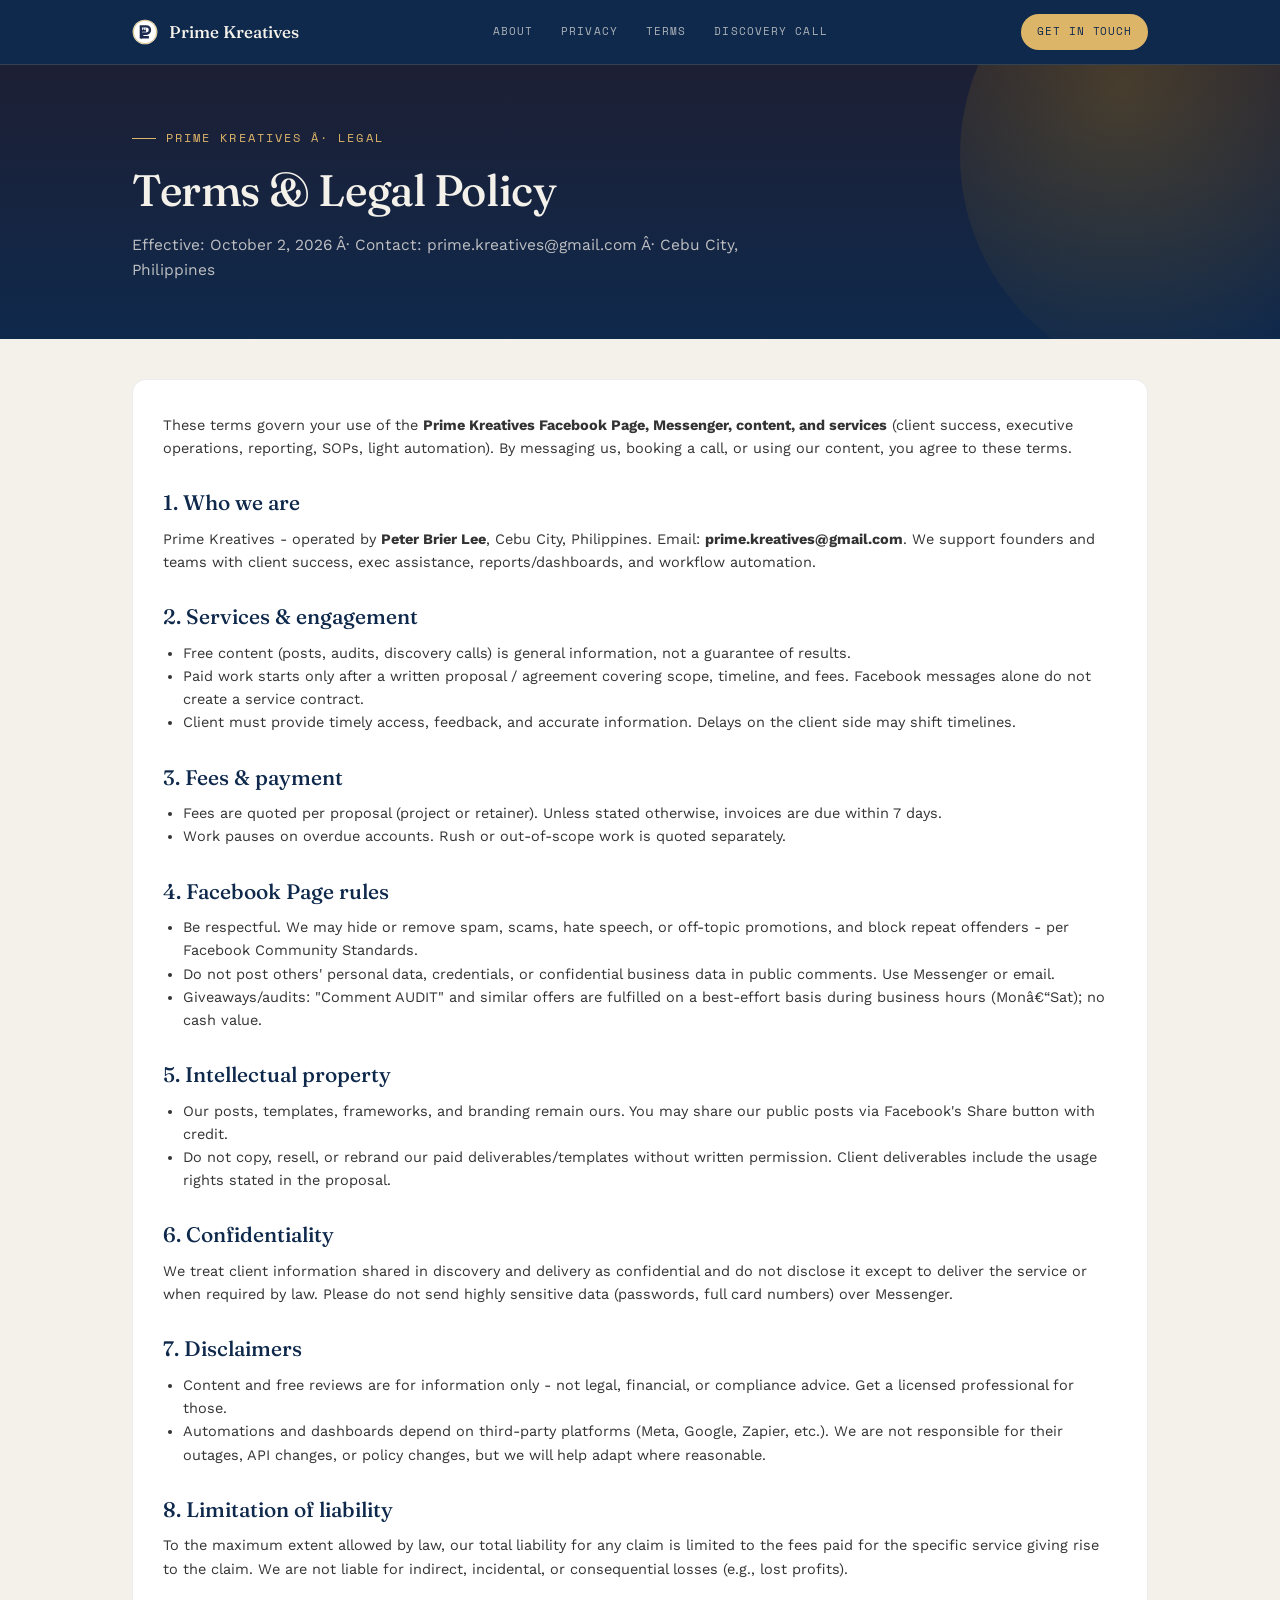
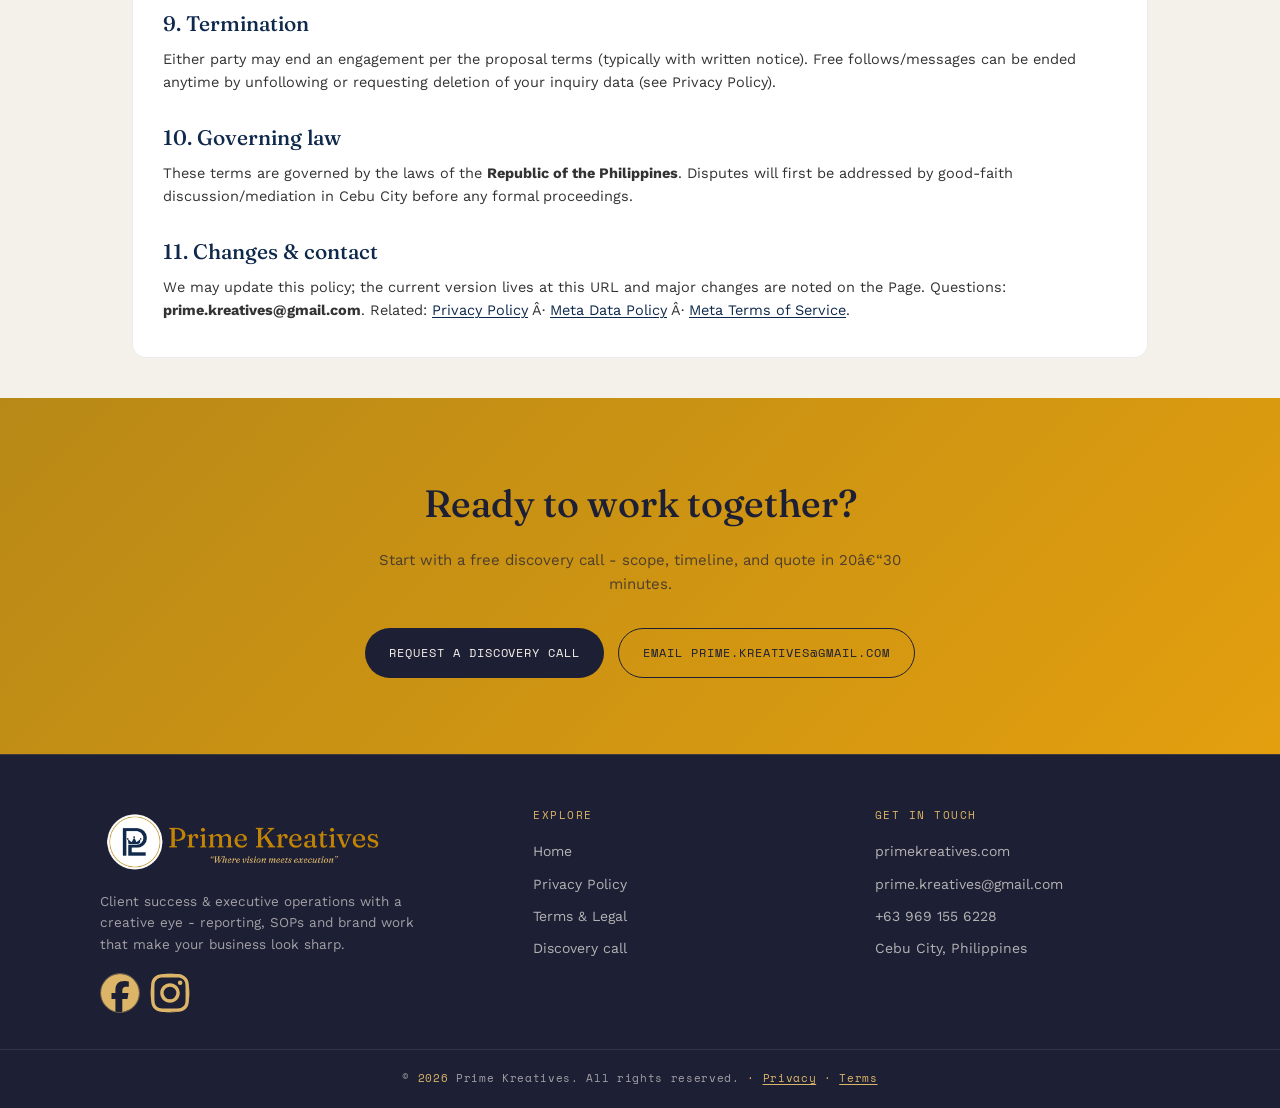
<file: terms-legal-policy.html>
<!DOCTYPE html>
<html lang="en">
<head>
<meta charset="UTF-8"><meta name="viewport" content="width=device-width, initial-scale=1.0">
<title>Terms & Legal Policy  -  Prime Kreatives</title>
<meta name="description" content="The terms that govern Prime Kreatives engagements: scope, pricing, payment, revisions, ownership and handover.">
<link rel="canonical" href="https://primekreatives.com/terms-legal-policy">
<meta property="og:title" content="Terms and Legal Policy | Prime Kreatives">
<meta property="og:description" content="Scope, pricing, payment, revisions, ownership and handover for Prime Kreatives engagements.">
<meta property="og:type" content="website"><meta property="og:url" content="https://primekreatives.com/terms-legal-policy">
<meta property="og:site_name" content="Prime Kreatives">
<meta property="og:image" content="https://primekreatives.com/assets/og/home.png">
<meta property="og:image:width" content="1200"><meta property="og:image:height" content="630">
<meta name="twitter:card" content="summary_large_image">
<meta name="twitter:image" content="https://primekreatives.com/assets/og/home.png">
<link rel="icon" href="data:image/svg+xml,%3Csvg xmlns='http://www.w3.org/2000/svg' viewBox='0 0 120 120'%3E%3Ccircle cx='60' cy='60' r='57' fill='%23fff'/%3E%3Ccircle cx='60' cy='60' r='54' fill='none' stroke='%23B88917' stroke-width='2.5'/%3E%3Cpath d='M41,90 V34 H66 A17,17 0 0 1 66,68 H47' fill='none' stroke='%231B2A4D' stroke-width='11'/%3E%3Cpath d='M47,68 V84 H78' fill='none' stroke='%231B2A4D' stroke-width='11'/%3E%3C/svg%3E">
<link rel="preconnect" href="https://fonts.googleapis.com">
<link href="https://fonts.googleapis.com/css2?family=Fraunces:ital,opsz,wght@0,9..144,400;0,9..144,500;0,9..144,600;1,9..144,500&family=Work+Sans:wght@400;500;600;700&family=Space+Mono:wght@400;700&display=swap" rel="stylesheet">
<style>
:root{--navy:#0F294C;--indigo:#1D1F34;--slate:#4D5D6D;--gold:#B88917;--amber:#E39F0E;--sand:#DDB568;--paper:#F4F1EA;--paper2:#ECE7DC;--ink:#1B1D2A}
*{box-sizing:border-box;margin:0;padding:0}
html{scroll-behavior:smooth}
body{background:var(--paper);color:var(--ink);font-family:'Work Sans',sans-serif;line-height:1.6}
.wrap{max-width:1080px;margin:0 auto;padding:0 32px}
a{color:inherit}
.eyebrow{font-family:'Space Mono',monospace;font-size:11.5px;letter-spacing:.18em;text-transform:uppercase;color:var(--gold);display:flex;align-items:center;gap:10px;margin-bottom:18px}
.eyebrow::before{content:"";width:24px;height:1px;background:var(--gold)}
.eyebrow.on-dark{color:var(--sand)}
.eyebrow.on-dark::before{background:var(--sand)}
header.nav{position:sticky;top:0;z-index:50;background:var(--navy);border-bottom:1px solid rgba(221,181,104,.18)}
.nav-row{display:flex;align-items:center;justify-content:space-between;height:64px}
.nav-brand{display:flex;align-items:center;gap:11px;font-family:'Fraunces',serif;color:var(--paper);font-size:17px;font-weight:500;text-decoration:none}
.nav-brand .brand-mark{width:26px;height:26px;flex:none;display:block}
.nav-brand .brand-mark svg{display:block;width:100%;height:100%}
.nav-links{display:flex;gap:28px;font-family:'Space Mono',monospace;font-size:11px;letter-spacing:.1em;text-transform:uppercase}
.nav-links a{color:rgba(244,241,234,.68);text-decoration:none}
.nav-links a:hover{color:var(--sand)}
.nav-cta{font-family:'Space Mono',monospace;font-size:11px;letter-spacing:.08em;text-transform:uppercase;color:var(--navy);background:var(--sand);padding:9px 16px;border-radius:100px;text-decoration:none;white-space:nowrap}
@media(max-width:720px){.nav-links{display:none}}
.hero{background:linear-gradient(180deg,var(--indigo) 0%,var(--navy) 100%);color:var(--paper);padding:64px 0 56px;position:relative;overflow:hidden}
.hero::after{content:"";position:absolute;right:-140px;top:-140px;width:460px;height:460px;border-radius:50%;background:radial-gradient(circle at 35% 35%,rgba(184,137,23,.28),rgba(184,137,23,0) 70%)}
.hero h1{font-family:'Fraunces',serif;font-weight:500;font-size:clamp(30px,3.9vw,44px);line-height:1.18;letter-spacing:-.01em;position:relative;z-index:1}
.hero p.lede{color:rgba(244,241,234,.76);max-width:640px;font-size:15.5px;margin-top:16px;position:relative;z-index:1}
.hero .eyebrow{position:relative;z-index:1}
.doc{background:#fff;border:1px solid rgba(27,29,42,.08);border-radius:14px;padding:34px 30px;margin:40px 0}
.doc h2{font-family:'Fraunces',serif;font-weight:500;font-size:21px;color:var(--navy);margin:26px 0 8px}
.doc h2:first-child{margin-top:0}
.doc p,.doc li{font-size:14.5px;color:#333}
.doc ul,.doc ol{margin:8px 0 8px 20px}
.doc a{color:var(--navy);text-decoration:underline;text-underline-offset:2px}
.btn{font-family:'Space Mono',monospace;font-size:12px;letter-spacing:.08em;text-transform:uppercase;padding:14px 24px;border-radius:100px;text-decoration:none;display:inline-flex;align-items:center;gap:8px}
.btn-dark{background:var(--indigo);color:var(--paper)}
.btn-outline{border:1.5px solid var(--indigo);color:var(--indigo)}
.cta-section{background:linear-gradient(135deg,var(--gold) 0%,var(--amber) 100%);color:var(--indigo);padding:76px 0;text-align:center}
.cta-section h2{font-family:'Fraunces',serif;font-weight:500;font-size:clamp(26px,3.6vw,38px);max-width:680px;margin:0 auto}
.cta-section p{margin-top:14px;color:rgba(29,31,52,.72);max-width:560px;margin-left:auto;margin-right:auto;font-size:15px}
.cta-actions{display:flex;gap:14px;justify-content:center;margin-top:32px;flex-wrap:wrap}
footer{background:var(--indigo);color:rgba(244,241,234,.62);border-top:1px solid rgba(221,181,104,.18)}
.foot-grid{display:grid;grid-template-columns:1.3fr 1fr 1fr;gap:36px;padding:52px 0 36px}
.foot-brand{display:flex;gap:14px;align-items:center}
.foot-logo{width:56px;height:56px;border-radius:50%;flex:none;background:#fff;border:2px solid var(--sand);overflow:hidden}
.foot-logo svg{width:100%;height:100%;display:block}
  .foot-logo-img{max-width:290px;width:100%;height:auto;display:block;}
.foot-name{font-family:'Fraunces',serif;font-size:24px;font-weight:500;color:var(--sand);line-height:1.1}
.foot-tag{font-family:'Fraunces',serif;font-style:italic;font-size:14px;color:rgba(244,241,234,.78)}
.foot-bio{font-size:13.5px;margin-top:14px;max-width:340px;color:rgba(244,241,234,.62)}
.foot-social{display:flex;gap:10px;margin-top:18px}
.foot-social a{width:40px;height:40px;border-radius:50%;border:1px solid rgba(221,181,104,.4);display:flex;align-items:center;justify-content:center;color:var(--sand);font-size:18px;text-decoration:none}
.foot-social a:hover{background:rgba(221,181,104,.15)}
.foot-social img{width:19px;height:19px;display:block}
.foot-h{font-family:'Space Mono',monospace;font-size:11px;letter-spacing:.14em;text-transform:uppercase;color:var(--sand);margin-bottom:16px}
.foot-links{list-style:none;display:grid;gap:10px;font-size:14px;margin:0;padding:0}
.foot-links a{color:rgba(244,241,234,.7);text-decoration:none}
.foot-links a:hover{color:var(--sand)}
.foot-contact{display:grid;gap:10px;font-size:14px;color:rgba(244,241,234,.7)}
.foot-contact a{color:rgba(244,241,234,.7);text-decoration:none}
.foot-contact a:hover{color:var(--sand)}
.foot-base{border-top:1px solid rgba(244,241,234,.1);padding:20px 0;font-family:'Space Mono',monospace;font-size:11px;letter-spacing:.06em;text-align:center;color:rgba(244,241,234,.62)}
.foot-base span{color:var(--sand)}
  .foot-base a{color:var(--sand);text-decoration:underline;text-underline-offset:2px;}
  .foot-base a:hover{text-decoration:underline;}
@media(max-width:760px){.foot-grid{grid-template-columns:1fr;padding:40px 0 28px}}
@media(max-width:600px){.wrap{padding:0 20px}.doc{padding:24px 20px}.cta-section{padding:56px 0}}
</style>
</head>
<body>
<header class="nav">
  <div class="wrap nav-row">
    <a class="nav-brand" href="/"><span class="brand-mark"><svg viewBox="0 0 120 120" aria-hidden="true"><circle cx="60" cy="60" r="57" fill="#fff"/><circle cx="60" cy="60" r="54" fill="none" stroke="#B88917" stroke-width="2.5"/><path d="M41,90 V34 H66 A17,17 0 0 1 66,68 H47" fill="none" stroke="#1B2A4D" stroke-width="11"/><path d="M47,68 V84 H78" fill="none" stroke="#1B2A4D" stroke-width="11"/><polygon points="43,57 45,47 50,52 54,44 58,52 63,47 65,57" fill="#1B2A4D"/><rect x="43" y="57" width="22" height="4.5" fill="#1B2A4D"/><circle cx="45" cy="45" r="2.2" fill="#1B2A4D"/><circle cx="54" cy="42" r="2.2" fill="#1B2A4D"/><circle cx="63" cy="45" r="2.2" fill="#1B2A4D"/></svg></span>Prime Kreatives</a>
    <nav class="nav-links">
      <a href="/">About</a>
      <a href="/privacy-policy">Privacy</a>
      <a href="/terms-legal-policy">Terms</a>
      <a href="/discovery-call">Discovery call</a>
    </nav>
    <a class="nav-cta" href="/discovery-call">Get in touch</a>
  </div>
</header>
<div class="hero"><div class="wrap">
  <div class="eyebrow on-dark">Prime Kreatives Â· Legal</div>
  <h1>Terms &amp; Legal Policy</h1>
  <p class="lede">Effective: October 2, 2026 Â· Contact: prime.kreatives@gmail.com Â· Cebu City, Philippines</p>
</div></div>
<main id="main">
<div class="wrap"><div class="doc">
<p>These terms govern your use of the <b>Prime Kreatives Facebook Page, Messenger, content, and services</b> (client success, executive operations, reporting, SOPs, light automation). By messaging us, booking a call, or using our content, you agree to these terms.</p>
<h2>1. Who we are</h2>
<p>Prime Kreatives  -  operated by <b>Peter Brier Lee</b>, Cebu City, Philippines. Email: <b>prime.kreatives@gmail.com</b>. We support founders and teams with client success, exec assistance, reports/dashboards, and workflow automation.</p>
<h2>2. Services &amp; engagement</h2>
<ul>
<li>Free content (posts, audits, discovery calls) is general information, not a guarantee of results.</li>
<li>Paid work starts only after a written proposal / agreement covering scope, timeline, and fees. Facebook messages alone do not create a service contract.</li>
<li>Client must provide timely access, feedback, and accurate information. Delays on the client side may shift timelines.</li>
</ul>
<h2>3. Fees &amp; payment</h2>
<ul>
<li>Fees are quoted per proposal (project or retainer). Unless stated otherwise, invoices are due within 7 days.</li>
<li>Work pauses on overdue accounts. Rush or out-of-scope work is quoted separately.</li>
</ul>
<h2>4. Facebook Page rules</h2>
<ul>
<li>Be respectful. We may hide or remove spam, scams, hate speech, or off-topic promotions, and block repeat offenders  -  per Facebook Community Standards.</li>
<li>Do not post others' personal data, credentials, or confidential business data in public comments. Use Messenger or email.</li>
<li>Giveaways/audits: "Comment AUDIT" and similar offers are fulfilled on a best-effort basis during business hours (Monâ€“Sat); no cash value.</li>
</ul>
<h2>5. Intellectual property</h2>
<ul>
<li>Our posts, templates, frameworks, and branding remain ours. You may share our public posts via Facebook's Share button with credit.</li>
<li>Do not copy, resell, or rebrand our paid deliverables/templates without written permission. Client deliverables include the usage rights stated in the proposal.</li>
</ul>
<h2>6. Confidentiality</h2>
<p>We treat client information shared in discovery and delivery as confidential and do not disclose it except to deliver the service or when required by law. Please do not send highly sensitive data (passwords, full card numbers) over Messenger.</p>
<h2>7. Disclaimers</h2>
<ul>
<li>Content and free reviews are for information only  -  not legal, financial, or compliance advice. Get a licensed professional for those.</li>
<li>Automations and dashboards depend on third-party platforms (Meta, Google, Zapier, etc.). We are not responsible for their outages, API changes, or policy changes, but we will help adapt where reasonable.</li>
</ul>
<h2>8. Limitation of liability</h2>
<p>To the maximum extent allowed by law, our total liability for any claim is limited to the fees paid for the specific service giving rise to the claim. We are not liable for indirect, incidental, or consequential losses (e.g., lost profits).</p>
<h2>9. Termination</h2>
<p>Either party may end an engagement per the proposal terms (typically with written notice). Free follows/messages can be ended anytime by unfollowing or requesting deletion of your inquiry data (see Privacy Policy).</p>
<h2>10. Governing law</h2>
<p>These terms are governed by the laws of the <b>Republic of the Philippines</b>. Disputes will first be addressed by good-faith discussion/mediation in Cebu City before any formal proceedings.</p>
<h2>11. Changes &amp; contact</h2>
<p>We may update this policy; the current version lives at this URL and major changes are noted on the Page. Questions: <b>prime.kreatives@gmail.com</b>. Related: <a href="/privacy-policy">Privacy Policy</a> Â· <a href="https://www.facebook.com/privacy/policy">Meta Data Policy</a> Â· <a href="https://www.facebook.com/legal/terms">Meta Terms of Service</a>.</p>
</div></div>
<section class="cta-section">
  <div class="wrap">
    <h2>Ready to work together?</h2>
    <p>Start with a free discovery call  -  scope, timeline, and quote in 20â€“30 minutes.</p>
    <div class="cta-actions">
      <a class="btn btn-dark" href="/discovery-call">Request a discovery call</a>
      <a class="btn btn-outline" href="mailto:prime.kreatives@gmail.com">Email prime.kreatives@gmail.com</a>
    </div>
  </div>
</section>
</main>
<footer>
  <div class="wrap foot-grid">
    <div>
            <div class="foot-brand"><img class="foot-logo-img" src="assets/logo-footer.png" alt="Prime Kreatives - Where vision meets execution"></div>
<p class="foot-bio">Client success &amp; executive operations with a creative eye  -  reporting, SOPs and brand work that make your business look sharp.</p>
      <div class="foot-social">
        <a href="https://www.facebook.com/prime.kreatives17" target="_blank" rel="noopener" aria-label="Facebook"><svg viewBox="0 0 24 24" fill="#DDB568" aria-hidden="true" focusable="false"><path d="M9.101 23.691v-7.98H6.627v-3.667h2.474v-1.58c0-4.085 1.848-5.978 5.858-5.978.401 0 .955.042 1.468.103a8.68 8.68 0 0 1 1.141.195v3.325a8.623 8.623 0 0 0-.653-.036 26.805 26.805 0 0 0-.733-.009c-.707 0-1.259.096-1.675.309a1.686 1.686 0 0 0-.679.622c-.258.42-.374.995-.374 1.752v1.297h3.919l-.386 2.103-.287 1.564h-3.246v8.245C19.396 23.238 24 18.179 24 12.044c0-6.627-5.373-12-12-12s-12 5.373-12 12c0 5.628 3.874 10.35 9.101 11.647Z"/></svg></a>
        <a href="https://www.instagram.com/prime.kreatives" target="_blank" rel="noopener" aria-label="Instagram"><svg viewBox="0 0 24 24" fill="#DDB568" aria-hidden="true" focusable="false"><path d="M7.0301.084c-1.2768.0602-2.1487.264-2.911.5634-.7888.3075-1.4575.72-2.1228 1.3877-.6652.6677-1.075 1.3368-1.3802 2.127-.2954.7638-.4956 1.6365-.552 2.914-.0564 1.2775-.0689 1.6882-.0626 4.947.0062 3.2586.0206 3.6671.0825 4.9473.061 1.2765.264 2.1482.5635 2.9107.308.7889.72 1.4573 1.388 2.1228.6679.6655 1.3365 1.0743 2.1285 1.38.7632.295 1.6361.4961 2.9134.552 1.2773.056 1.6884.069 4.9462.0627 3.2578-.0062 3.668-.0207 4.9478-.0814 1.28-.0607 2.147-.2652 2.9098-.5633.7889-.3086 1.4578-.72 2.1228-1.3881.665-.6682 1.0745-1.3378 1.3795-2.1284.2957-.7632.4966-1.636.552-2.9124.056-1.2809.0692-1.6898.063-4.948-.0063-3.2583-.021-3.6668-.0817-4.9465-.0607-1.2797-.264-2.1487-.5633-2.9117-.3084-.7889-.72-1.4568-1.3876-2.1228C21.2982 1.33 20.628.9208 19.8378.6165 19.074.321 18.2017.1197 16.9244.0645 15.6471.0093 15.236-.005 11.977.0014 8.718.0076 8.31.0215 7.0301.0839m.1402 21.6932c-1.17-.0509-1.8053-.2453-2.2287-.408-.5606-.216-.96-.4771-1.3819-.895-.422-.4178-.6811-.8186-.9-1.378-.1644-.4234-.3624-1.058-.4171-2.228-.0595-1.2645-.072-1.6442-.079-4.848-.007-3.2037.0053-3.583.0607-4.848.05-1.169.2456-1.805.408-2.2282.216-.5613.4762-.96.895-1.3816.4188-.4217.8184-.6814 1.3783-.9003.423-.1651 1.0575-.3614 2.227-.4171 1.2655-.06 1.6447-.072 4.848-.079 3.2033-.007 3.5835.005 4.8495.0608 1.169.0508 1.8053.2445 2.228.408.5608.216.96.4754 1.3816.895.4217.4194.6816.8176.9005 1.3787.1653.4217.3617 1.056.4169 2.2263.0602 1.2655.0739 1.645.0796 4.848.0058 3.203-.0055 3.5834-.061 4.848-.051 1.17-.245 1.8055-.408 2.2294-.216.5604-.4763.96-.8954 1.3814-.419.4215-.8181.6811-1.3783.9-.4224.1649-1.0577.3617-2.2262.4174-1.2656.0595-1.6448.072-4.8493.079-3.2045.007-3.5825-.006-4.848-.0608M16.953 5.5864A1.44 1.44 0 1 0 18.39 4.144a1.44 1.44 0 0 0-1.437 1.4424M5.8385 12.012c.0067 3.4032 2.7706 6.1557 6.173 6.1493 3.4026-.0065 6.157-2.7701 6.1506-6.1733-.0065-3.4032-2.771-6.1565-6.174-6.1498-3.403.0067-6.156 2.771-6.1496 6.1738M8 12.0077a4 4 0 1 1 4.008 3.9921A3.9996 3.9996 0 0 1 8 12.0077"/></svg></a>
      </div>
    </div>
    <div>
      <div class="foot-h">Explore</div>
      <ul class="foot-links">
        <li><a href="/">Home</a></li>
        <li><a href="/privacy-policy">Privacy Policy</a></li>
        <li><a href="/terms-legal-policy">Terms &amp; Legal</a></li>
        <li><a href="/discovery-call">Discovery call</a></li>
      </ul>
    </div>
    <div>
      <div class="foot-h">Get in touch</div>
      <div class="foot-contact">
        <a href="/" target="_blank" rel="noopener">primekreatives.com</a>
        <a href="mailto:prime.kreatives@gmail.com">prime.kreatives@gmail.com</a>
        <a href="tel:+639691556228">+63 969 155 6228</a>
        <span>Cebu City, Philippines</span>
      </div>
    </div>
  </div>
  <div class="foot-base">&copy; <span>2026</span> Prime Kreatives. All rights reserved. <span class="foot-sep">·</span> <a href="/privacy-policy">Privacy</a> <span class="foot-sep">·</span> <a href="/terms-legal-policy">Terms</a></div>
</footer>
</body>
</html>
</file>
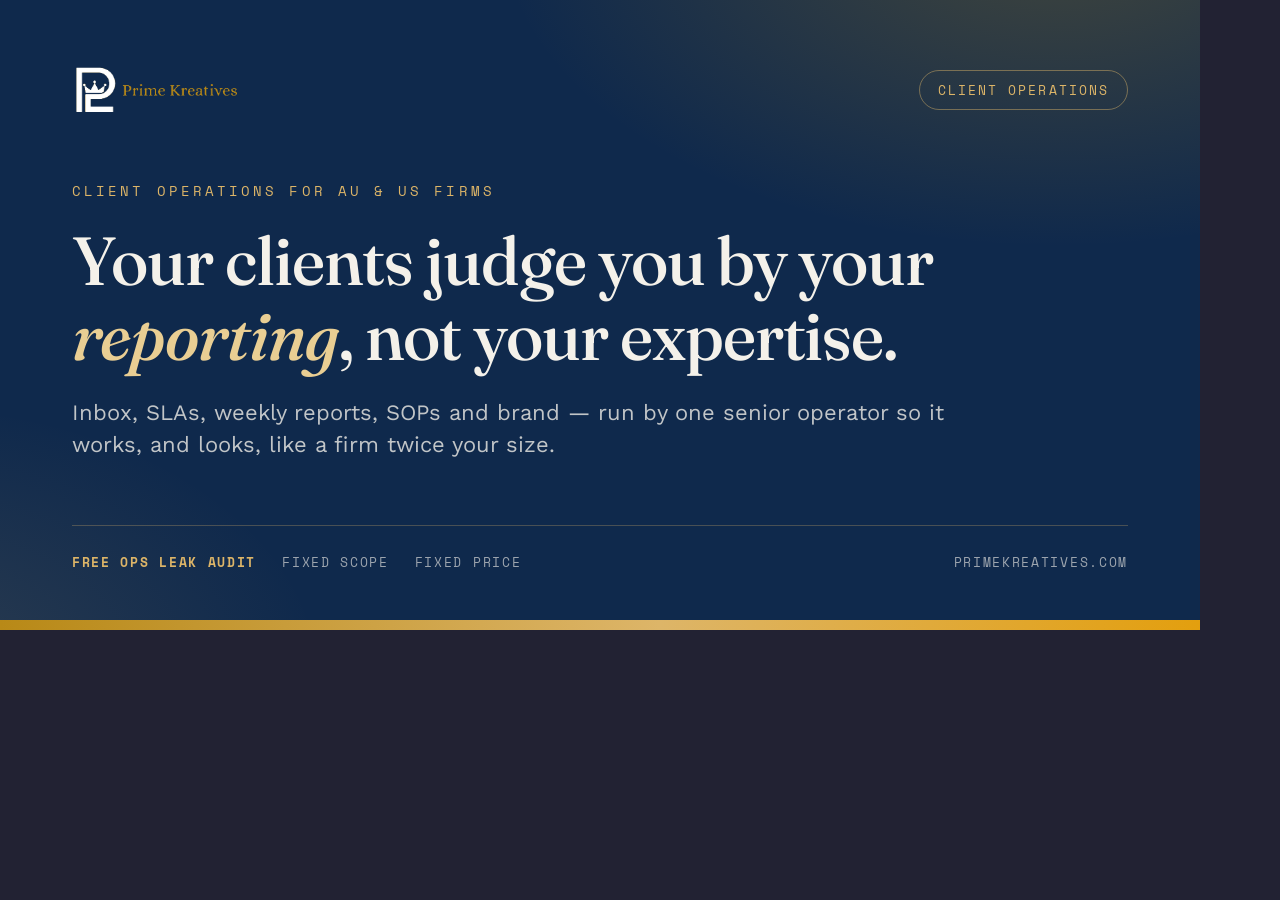
<file: tools/og-card.html>
<!DOCTYPE html>
<html lang="en">
<head>
<meta charset="utf-8">
<title>OG card source</title>
<link rel="preconnect" href="https://fonts.googleapis.com">
<link rel="preconnect" href="https://fonts.gstatic.com" crossorigin>
<link href="https://fonts.googleapis.com/css2?family=Fraunces:opsz,wght@9..144,400;9..144,500;9..144,600&family=Work+Sans:wght@400;500;600&family=Space+Mono:wght@400;700&display=swap" rel="stylesheet">
<style>
  /* Source for assets/og/*.png. Render at 1200x630, screenshot #card.
     Usage: tools/og-card.html?v=home   (home|services|discovery|process|portfolio|digital) */
  * { box-sizing: border-box; margin: 0; padding: 0; }
  html, body { background: #223; }
  #card {
    position: relative;
    width: 1200px; height: 630px;
    background: #0F294C;
    color: #F4F1EA;
    font-family: 'Work Sans', sans-serif;
    overflow: hidden;
    display: flex; flex-direction: column;
    justify-content: space-between;
    padding: 64px 72px 58px;
  }
  #card::before {
    content: ""; position: absolute; inset: 0;
    background:
      radial-gradient(900px 520px at 88% -12%, rgba(184,137,23,.30), transparent 62%),
      radial-gradient(700px 460px at -8% 108%, rgba(221,181,104,.14), transparent 60%);
    pointer-events: none;
  }
  #card::after {
    content: ""; position: absolute; left: 0; right: 0; bottom: 0; height: 10px;
    background: linear-gradient(90deg, #B88917, #DDB568 55%, #E39F0E);
  }
  .top { position: relative; display: flex; align-items: center; justify-content: space-between; }
  .logo { height: 52px; width: auto; }
  .badge {
    font-family: 'Space Mono', monospace; font-size: 13px; letter-spacing: .16em;
    text-transform: uppercase; color: #DDB568;
    border: 1px solid rgba(221,181,104,.45); border-radius: 100px;
    padding: 9px 18px;
  }
  .mid { position: relative; max-width: 1010px; }
  .eyebrow {
    display: block; font-family: 'Space Mono', monospace;
    font-size: 14px; letter-spacing: .22em; text-transform: uppercase;
    color: #DDB568; margin-bottom: 22px;
  }
  h1 {
    font-family: 'Fraunces', Georgia, serif;
    font-weight: 500; font-size: 68px; line-height: 1.1; letter-spacing: -.015em;
    color: #F4F1EA; text-wrap: balance;
  }
  h1 em { font-style: italic; color: #E9CE93; }
  .sub {
    margin-top: 24px; font-size: 22px; line-height: 1.45; color: rgba(244,241,234,.78);
    max-width: 880px; font-weight: 400;
  }
  .foot {
    position: relative; display: flex; align-items: center; justify-content: space-between;
    border-top: 1px solid rgba(221,181,104,.28); padding-top: 26px;
    font-family: 'Space Mono', monospace; font-size: 13px; letter-spacing: .13em;
    text-transform: uppercase; color: rgba(244,241,234,.62);
  }
  .foot strong { color: #DDB568; font-weight: 700; letter-spacing: .13em; }
  .dots { display: flex; gap: 26px; }
</style>
</head>
<body>
<div id="card" role="img" aria-label="Prime Kreatives social share card">
  <div class="top">
    <img class="logo" src="/assets/logo-secondary-reverse.png" alt="Prime Kreatives">
    <span class="badge" id="badge">Client operations</span>
  </div>

  <div class="mid">
    <span class="eyebrow" id="eyebrow">Client operations for AU &amp; US firms</span>
    <h1 id="headline"></h1>
    <p class="sub" id="sub"></p>
  </div>

  <div class="foot">
    <div class="dots">
      <span><strong>Free Ops Leak Audit</strong></span>
      <span>Fixed scope</span>
      <span>Fixed price</span>
    </div>
    <span>primekreatives.com</span>
  </div>
</div>

<script>
  var VARIANTS = {
    home: {
      badge: 'Client operations',
      eyebrow: 'Client operations for AU &amp; US firms',
      headline: 'Your clients judge you by your <em>reporting</em>, not your expertise.',
      sub: 'Inbox, SLAs, weekly reports, SOPs and brand \u2014 run by one senior operator so it works, and looks, like a firm twice your size.'
    },
    services: {
      badge: 'Packages &amp; pricing',
      eyebrow: 'Start small, scale when it pays',
      headline: 'Find where your operations <em>leak</em>, then fix it.',
      sub: 'Free audit, $49\u2013$149 template packs, $300\u2013$1,500 builds, $450\u2013$2,000/mo retainers. Prices in USD, AUD or PHP.'
    },
    discovery: {
      badge: 'Free Ops Leak Audit',
      eyebrow: '30 minutes, no pitch deck',
      headline: 'Tell me what is <em>slowing</em> your team down.',
      sub: 'A short call, a written summary of the leaks, and a fixed-price plan. You keep the summary either way.'
    },
    process: {
      badge: 'How it works',
      eyebrow: 'Five phases, no surprises',
      headline: 'Scope first. Fixed price. <em>Documented</em> handover.',
      sub: 'You always know what is being built, what it costs, and who owns it when the engagement ends.'
    },
    portfolio: {
      badge: 'Selected work',
      eyebrow: 'Reporting, systems, brand',
      headline: 'Proof, not <em>promises</em>.',
      sub: 'Client reporting dashboards, KPI and SLA trackers, SOP systems and full brand identity suites \u2014 real work, real screens.'
    },
    digital: {
      badge: 'Template packs',
      eyebrow: 'Prime Kreatives Digital',
      headline: 'Ready-made. Automated. <em>Always</em> in reach.',
      sub: 'Reporting kits, ops SOP packs and brand starter sets from $49. Tailored to your business on request.'
    }
  };
  var key = new URLSearchParams(location.search).get('v') || 'home';
  var d = VARIANTS[key] || VARIANTS.home;
  badge.innerHTML = d.badge;
  eyebrow.innerHTML = d.eyebrow;
  headline.innerHTML = d.headline;
  sub.textContent = d.sub;
  document.title = 'OG ' + key;
</script>
</body>
</html>
</file>
<file: kit.css>
/* Prime Kreatives design kit — shared by the Main site, Portfolio and Digital.
   Visual system and motion ported from the reference build: paper + navy + gold,
   Fraunces / Work Sans / Space Mono, pill buttons, reveal-on-scroll.
   Colours, type, buttons, cards, header, footer, forms, FAQ. Build once. */

:root{
  --navy:#0F294C;--gold:#B88917;--indigo:#1D1F34;--slate:#4D5D6D;--amber:#E39F0E;
  --sand:#DDB568;--paper:#F4F1EA;--paper2:#ECE7DC;--line:#DCD5C4;--ink:#1B1D2A;--white:#fff;
  --font-display:'Fraunces',Georgia,serif;
  --font-body:'Work Sans',-apple-system,BlinkMacSystemFont,'Segoe UI',sans-serif;
  --font-mono:'Space Mono','Courier New',monospace;
  --radius:14px;--radius-sm:9px;
  --shadow:0 14px 40px -18px rgba(15,41,76,.28);
  --shadow-lg:0 30px 70px -30px rgba(15,41,76,.4);
  --wrap:1160px;--ease:cubic-bezier(.16,1,.3,1);
}
*,*::before,*::after{box-sizing:border-box}
html{scroll-behavior:smooth}
body{margin:0;background:var(--paper);color:var(--ink);font:400 16.5px/1.65 var(--font-body);-webkit-font-smoothing:antialiased}
h1,h2,h3,h4{font-family:var(--font-display);font-weight:500;color:var(--navy);letter-spacing:-.01em;line-height:1.12;margin:0 0 .5em}
h1{font-size:clamp(2.3rem,5.2vw,4rem)}
h2{font-size:clamp(1.8rem,3.4vw,2.7rem)}
h3{font-size:1.28rem}
h4{font-size:1rem}
p{margin:0 0 1em;max-width:62ch}
a{color:var(--navy)}
img{max-width:100%;display:block}
button{font-family:inherit;cursor:pointer}
::selection{background:var(--gold);color:#fff}
.wrap{max-width:var(--wrap);margin-inline:auto;padding:0 26px}
main [id]{scroll-margin-top:96px}
.skip{position:absolute;left:-999px}.skip:focus{left:1rem;top:1rem;background:var(--amber);padding:.5rem 1rem;z-index:9}
:focus-visible{outline:3px solid var(--amber);outline-offset:3px}

/* ---------- eyebrow ---------- */
.eyebrow{font-family:var(--font-mono);font-size:11px;letter-spacing:.16em;color:var(--gold);text-transform:uppercase;margin:0 0 14px;display:block}
.eyebrow::before{content:"";width:26px;height:1px;background:var(--gold);display:inline-block;margin-right:11px;vertical-align:middle}
.eyebrow.centered{text-align:center}
.eyebrow.centered::after{content:"";width:26px;height:1px;background:var(--gold);display:inline-block;margin-left:11px;vertical-align:middle}
.eyebrow.on-dark{color:var(--sand)}
.eyebrow.on-dark::before,.eyebrow.on-dark::after{background:var(--sand)}
/* Gold on light paper clears WCAG AA only at the darker shade. */
.page-head .eyebrow,.sec .eyebrow:not(.on-dark){color:#8a6508}

/* ---------- header ---------- */
.site-head{position:sticky;top:0;z-index:60;background:rgba(15,41,76,.93);backdrop-filter:blur(12px);-webkit-backdrop-filter:blur(12px);border-bottom:1px solid transparent;transition:box-shadow .3s var(--ease),border-color .3s var(--ease),background .3s var(--ease)}
.site-head.scrolled{border-bottom-color:rgba(221,181,104,.3);box-shadow:0 12px 34px -20px rgba(0,0,0,.7)}
.bar{display:flex;flex-wrap:wrap;align-items:center;gap:.75rem 1.5rem;padding:14px 0;transition:padding .35s var(--ease)}
.site-head.scrolled .bar{padding:9px 0}
.brand{display:flex;align-items:center;gap:12px;color:var(--paper);text-decoration:none;flex-shrink:0}
.brand img{display:block;height:40px;width:auto;transform-origin:left center;transition:transform .4s var(--ease)}
.site-head.scrolled .brand img{transform:scale(.86)}
.brand small{font:400 .8rem var(--font-body);color:rgba(244,241,234,.75);border-left:2px solid var(--gold);padding-left:.7rem;line-height:1.2;white-space:nowrap;transition:opacity .35s var(--ease),transform .35s var(--ease),max-width .35s var(--ease);max-width:340px;overflow:hidden}
.site-head.scrolled .brand small{opacity:0;transform:translateX(-8px);max-width:0;padding-left:0;border-left-color:transparent}
.site-head nav{display:flex;flex-wrap:wrap;align-items:center;gap:4px;margin-left:auto}
.site-head nav a{position:relative;display:block;padding:9px 14px;font-size:13px;font-weight:600;letter-spacing:.05em;text-transform:uppercase;color:rgba(244,241,234,.85);text-decoration:none;border-radius:100px;transition:color .15s,background .15s}
.site-head nav a::after{content:"";position:absolute;left:14px;right:14px;bottom:5px;height:1.5px;background:var(--gold);transform:scaleX(0);transform-origin:left center;transition:transform .35s var(--ease);border-radius:2px}
.site-head nav a:hover{color:#fff;background:rgba(255,255,255,.1)}
.site-head nav a:hover::after,.site-head nav a:focus-visible::after{transform:scaleX(1)}
.site-head nav a.cta{background:linear-gradient(140deg,var(--gold),var(--amber));color:var(--indigo);font-family:var(--font-mono);font-size:12.5px;font-weight:700;letter-spacing:.09em;padding:12px 22px;box-shadow:0 10px 24px -12px rgba(184,137,23,.75);transition:transform .18s var(--ease),box-shadow .18s var(--ease)}
.site-head nav a.cta::after{content:none}
.site-head nav a.cta:hover{background:linear-gradient(140deg,var(--gold),var(--amber));color:var(--indigo);transform:translateY(-2px);box-shadow:0 16px 30px -12px rgba(184,137,23,.85)}
.nav-toggle{display:none;flex-direction:column;justify-content:center;align-items:center;gap:5px;margin-left:auto;background:none;border:1.5px solid rgba(244,241,234,.4);border-radius:10px;width:42px;height:42px;color:var(--paper);padding:0;transition:border-color .2s,background .2s}
.nav-toggle:hover{border-color:rgba(244,241,234,.75);background:rgba(255,255,255,.1)}
.nav-toggle span{display:block;width:18px;height:2px;background:currentColor;border-radius:2px;transition:transform .35s var(--ease),opacity .25s var(--ease)}
.site-head[data-open] .nav-toggle span:nth-child(1){transform:translateY(7px) rotate(45deg)}
.site-head[data-open] .nav-toggle span:nth-child(2){opacity:0;transform:scaleX(.4)}
.site-head[data-open] .nav-toggle span:nth-child(3){transform:translateY(-7px) rotate(-45deg)}

/* ---------- buttons ---------- */
.btn{display:inline-flex;align-items:center;gap:9px;background:linear-gradient(140deg,var(--gold),var(--amber));color:var(--indigo);border:none;padding:15px 28px;border-radius:100px;font-family:var(--font-mono);font-size:12.5px;font-weight:700;letter-spacing:.09em;text-transform:uppercase;text-decoration:none;cursor:pointer;transition:transform .18s var(--ease),box-shadow .18s var(--ease),background .18s;box-shadow:0 10px 24px -12px rgba(184,137,23,.75)}
.btn:hover{transform:translateY(-2px);box-shadow:0 16px 30px -12px rgba(184,137,23,.85);color:var(--indigo)}
.btn:active{transform:translateY(0)}
.btn.ghost{background:transparent;color:var(--navy);border:1.5px solid rgba(15,41,76,.35);box-shadow:none}
.btn.ghost:hover{border-color:var(--gold);color:var(--gold);background:#fff;box-shadow:none;transform:translateY(-2px)}
.btn.on-dark{color:var(--indigo);box-shadow:0 10px 24px -10px rgba(0,0,0,.5)}
.btn.ghost.on-dark{background:transparent;color:var(--paper);border-color:rgba(244,241,234,.4);box-shadow:none}
.btn.ghost.on-dark:hover{border-color:var(--sand);color:var(--sand);background:rgba(244,241,234,.05)}
.btn[disabled]{opacity:.6;cursor:progress;transform:none;box-shadow:none}
.cta-row,.hero-cta{display:flex;flex-wrap:wrap;gap:14px;align-items:center;margin-top:1.75rem}

/* ---------- hero / page head ---------- */
.hero{position:relative;padding:clamp(44px,6vw,80px) 0 clamp(44px,5.5vw,72px);overflow:hidden;background:
  radial-gradient(560px 380px at 88% 8%,rgba(221,181,104,.28),transparent 65%),
  radial-gradient(500px 420px at 0% 90%,rgba(15,41,76,.08),transparent 65%),var(--paper)}
.hero .wrap{position:relative;display:grid;grid-template-columns:1.15fr .85fr;gap:52px;align-items:center}
.hero h1{max-width:14ch}
.hero h1 .gold,.page-head h1 .gold{color:var(--gold);font-style:italic}
.hero p{color:var(--slate);font-size:clamp(1.05rem,1.6vw,1.2rem);max-width:52ch}
.facts,.hero-stats{display:flex;gap:38px;margin-top:52px;flex-wrap:wrap;list-style:none;padding:0}
.facts{padding-top:1.1rem;border-top:1px solid rgba(15,41,76,.12);gap:.75rem 2.5rem;margin-top:2rem}
.facts li{font-family:var(--font-mono);font-size:11.5px;letter-spacing:.12em;text-transform:uppercase;color:var(--slate)}
.stat strong{display:block;font-family:var(--font-display);font-size:2rem;font-weight:600;color:var(--navy);line-height:1}
.stat span{font-family:var(--font-mono);font-size:10.5px;letter-spacing:.12em;text-transform:uppercase;color:var(--slate)}

/* hero visual card */
.hero-visual{position:relative;isolation:isolate;background:linear-gradient(155deg,var(--indigo),var(--navy));border-radius:22px;padding:32px 30px;color:var(--paper);box-shadow:var(--shadow-lg)}
.hero-visual::after{content:"";position:absolute;inset:12px -12px -12px 12px;border:1px solid rgba(221,181,104,.35);border-radius:22px;z-index:-1}
.hero-visual img{width:170px;margin-bottom:20px}
.hero-visual h3{color:var(--sand);font-size:1.35rem;margin-bottom:14px}
.hero-visual ul{list-style:none;margin:0;padding:0;display:grid;gap:12px}
.hero-visual li{display:flex;gap:11px;align-items:flex-start;font-size:14.5px;color:rgba(244,241,234,.85);line-height:1.5}
.hero-visual li::before{content:"\2726";color:var(--gold);flex-shrink:0;font-size:13px;margin-top:2px}

.page-head{padding:clamp(38px,5vw,60px) 0 clamp(28px,3.6vw,44px);border-bottom:1px solid rgba(15,41,76,.08);
  background:radial-gradient(520px 320px at 90% 0%,rgba(221,181,104,.24),transparent 65%),var(--paper)}
.page-head h1{margin-bottom:12px;font-size:clamp(2.2rem,5vw,3.4rem);max-width:18ch}
.page-head p{color:var(--slate);font-size:1.1rem;max-width:58ch;margin:0}
.page-head .crumb{font-size:.9rem;color:var(--gold);margin:0 0 .75rem}
.page-head .crumb a{color:var(--gold)}

/* ---------- sections ---------- */
.sec{padding:clamp(48px,5.5vw,76px) 0}
.sec.tight{padding:clamp(36px,4.5vw,56px) 0}
.alt{background:var(--paper2)}
.lead{color:var(--slate);font-size:1.05rem}
.section-head{max-width:640px;margin-bottom:36px}
.section-head.centered{margin-inline:auto;text-align:center}
.section-head p{color:var(--slate);font-size:1.05rem}
.band{background:linear-gradient(150deg,var(--indigo) 0%,var(--navy) 90%);color:var(--paper)}
.band h2{color:var(--paper)}
.band p{color:rgba(244,241,234,.78)}

/* ---------- cards ---------- */
.cards{display:grid;grid-template-columns:repeat(auto-fit,minmax(min(100%,235px),1fr));gap:20px;margin-top:1.5rem}
.card{background:#fff;border:1px solid rgba(15,41,76,.1);border-radius:var(--radius);padding:32px 28px;display:flex;flex-direction:column;transition:transform .22s var(--ease),box-shadow .22s var(--ease),border-color .22s}
.card:hover{transform:translateY(-5px);box-shadow:var(--shadow);border-color:rgba(184,137,23,.45)}
.card .icon{width:52px;height:52px;border-radius:13px;display:flex;align-items:center;justify-content:center;background:rgba(184,137,23,.12);color:var(--gold);font-size:23px;margin-bottom:20px}
.card h3{font-size:1.15rem;margin-bottom:9px}
.card .price{font-family:var(--font-mono);font-size:13px;letter-spacing:.06em;color:var(--gold);margin:0 0 .5rem}
.card p{color:var(--slate);font-size:15px;margin-bottom:1rem}
.card .link{margin-top:auto;font-weight:600;font-size:.95rem;text-decoration:none;color:var(--navy);border-bottom:2px solid var(--amber);align-self:flex-start;padding-bottom:.1rem;transition:color .15s}
.card .link:hover{color:var(--gold)}

/* ---------- process steps ---------- */
.steps{counter-reset:step;list-style:none;padding:0;margin:1.5rem 0 0;display:grid;grid-template-columns:repeat(auto-fit,minmax(240px,1fr));gap:22px}
.steps li{counter-increment:step;position:relative;padding-top:14px}
.steps li::before{content:"0" counter(step);font-family:var(--font-mono);font-size:13px;color:var(--gold);letter-spacing:.1em;display:block;margin-bottom:12px}
.steps li::after{content:"";position:absolute;top:0;left:0;width:46px;height:2px;background:linear-gradient(90deg,var(--gold),transparent)}
.steps h3{font-size:1.15rem;margin:.35rem 0}
.steps p{font-size:14.5px;color:var(--slate);margin:0}

/* ---------- pricing ---------- */
.groups{display:grid;grid-template-columns:repeat(auto-fit,minmax(min(100%,470px),1fr));gap:2.5rem 3rem;margin-top:2rem}
.group h3{display:flex;justify-content:space-between;gap:1rem;border-bottom:2px solid var(--navy);padding-bottom:.5rem}
.group h3 span{font:400 .9rem var(--font-body);color:var(--slate)}
.ledger{list-style:none;margin:0;padding:0}
.ledger>li{display:grid;grid-template-columns:1fr auto;gap:.15rem 1rem;padding:.9rem 0;border-bottom:1px solid var(--line)}
.ledger>li:last-child{border-bottom:0}
.ledger b{font-family:var(--font-display);font-size:1.1rem;color:var(--navy);font-weight:600}
.ledger>li>span{grid-column:1;color:var(--slate);font-size:.97rem}
.ledger>li>em{grid-column:2;grid-row:1/3;align-self:center;font:600 1.4rem var(--font-display);font-style:normal;color:var(--navy);white-space:nowrap}
.ledger>li>em small{display:block;font:400 .72rem/1.3 var(--font-body);color:var(--slate);letter-spacing:0;margin-top:.15rem}
.ledger>li>ul{grid-column:1;margin:.55rem 0 0;padding:0;list-style:none;display:grid;gap:.32rem;font-size:.93rem;color:var(--slate);line-height:1.5}
.ledger>li>ul>li{display:flex;gap:.55rem;align-items:flex-start}
.ledger>li>ul>li::before{content:"\2713";color:var(--gold);font-weight:700;flex:none}
.ledger .best{display:inline-block;margin-left:.55rem;font-family:var(--font-mono);font-size:9.5px;font-weight:700;letter-spacing:.1em;text-transform:uppercase;background:var(--gold);color:#fff;padding:.25rem .6rem;border-radius:100px;vertical-align:middle}

.price-grid{display:grid;grid-template-columns:repeat(3,1fr);gap:26px;align-items:stretch;margin-top:2rem}
.price-card{background:#fff;border:1px solid rgba(15,41,76,.12);border-radius:18px;padding:36px 30px;display:flex;flex-direction:column;transition:transform .22s var(--ease),box-shadow .22s var(--ease)}
.price-card:hover{transform:translateY(-5px);box-shadow:var(--shadow)}
.price-card.featured{background:linear-gradient(155deg,var(--indigo),var(--navy));border-color:rgba(221,181,104,.4);color:var(--paper);box-shadow:var(--shadow-lg)}
.price-card.featured h3{color:var(--paper)}
.price-card.featured li{color:rgba(244,241,234,.82)}
.price-card.featured .tag,.price-card.featured .amount{color:var(--sand)}
.price-card.featured .sub{color:rgba(244,241,234,.65)}
.price-card .tag{font-family:var(--font-mono);font-size:10.5px;letter-spacing:.14em;text-transform:uppercase;color:var(--gold);margin-bottom:10px;display:block}
.price-card .amount{font-family:var(--font-display);font-size:2.5rem;font-weight:600;color:var(--navy);line-height:1;margin-bottom:4px}
.price-card .amount small{font-size:.9rem;font-family:var(--font-body);font-weight:400;color:var(--slate)}
.price-card .sub{font-size:13.5px;color:var(--slate);margin-bottom:22px}
.price-card ul{list-style:none;margin:0 0 28px;padding:0;display:grid;gap:11px;font-size:14.5px;color:var(--slate)}
.price-card li{display:flex;gap:10px;align-items:flex-start;line-height:1.5}
.price-card li::before{content:"\2713";color:var(--gold);font-weight:700;flex-shrink:0}
.price-card .btn{margin-top:auto;justify-content:center}

/* ---------- FAQ ---------- */
.faq{margin-top:1.25rem;display:grid;gap:14px;max-width:780px}
.faq.centered{margin-inline:auto}
.faq details{background:#fff;border:1px solid rgba(15,41,76,.12);border-radius:var(--radius);padding:0 24px;transition:border-color .18s}
.faq details[open]{border-color:rgba(184,137,23,.5)}
.faq summary{cursor:pointer;padding:20px 0;font-family:var(--font-display);font-size:1.08rem;font-weight:500;color:var(--navy);list-style:none;position:relative;display:flex;justify-content:space-between;align-items:center;gap:16px}
.faq summary::-webkit-details-marker{display:none}
.faq summary::after{content:"+";font-family:var(--font-mono);color:var(--gold);font-size:1.3rem;flex-shrink:0;transition:transform .2s;line-height:1}
.faq details[open] summary::after{transform:rotate(45deg)}
.faq details p{padding:0 0 22px;color:var(--slate);font-size:15px;margin:0;max-width:70ch}

/* ---------- trust strip (navy, words animate toward the next panel) ---------- */
.trust-strip{background:var(--navy);border-block:1px solid rgba(221,181,104,.28);padding:18px 0;overflow:hidden}
.marquee{display:block;overflow:hidden;-webkit-mask-image:linear-gradient(90deg,transparent,#000 8%,#000 92%,transparent);mask-image:linear-gradient(90deg,transparent,#000 8%,#000 92%,transparent)}
.marquee-track{display:flex;width:max-content;gap:0;animation:marquee 34s linear infinite}
.marquee:hover .marquee-track{animation-play-state:paused}
.marquee-track span{font-family:var(--font-mono);font-size:11.5px;letter-spacing:.16em;text-transform:uppercase;color:var(--sand);padding:0 34px;position:relative;white-space:nowrap;flex:none}
.marquee-track span::after{content:"\2726";position:absolute;right:-5px;top:50%;transform:translateY(-50%);color:rgba(221,181,104,.45);font-size:8px}
@keyframes marquee{from{transform:translateX(0)}to{transform:translateX(-50%)}}

/* ---------- value list / quotes ---------- */
.value-list{display:grid;gap:18px;margin:0;padding:0;list-style:none}
.value-list li{display:flex;gap:16px;align-items:flex-start;background:#fff;border:1px solid rgba(15,41,76,.1);border-radius:var(--radius);padding:20px 22px;transition:transform .22s var(--ease),box-shadow .22s var(--ease)}
.value-list li:hover{transform:translateY(-3px);box-shadow:var(--shadow)}
.value-list .icon{width:42px;height:42px;border-radius:11px;flex-shrink:0;background:rgba(184,137,23,.12);color:var(--gold);display:flex;align-items:center;justify-content:center;font-size:19px}
.value-list h3{font-size:1.05rem;margin-bottom:3px}
.value-list p{font-size:14px;color:var(--slate);margin:0}

.quote-grid{display:grid;grid-template-columns:repeat(3,1fr);gap:24px;margin-top:2rem}
.quote{background:#fff;border:1px solid rgba(15,41,76,.1);border-radius:var(--radius);padding:30px 28px;display:flex;flex-direction:column;transition:transform .22s var(--ease),box-shadow .22s var(--ease)}
.quote:hover{transform:translateY(-5px);box-shadow:var(--shadow)}
.quote .mark{font-family:var(--font-display);font-size:3rem;line-height:.6;color:var(--sand);margin-bottom:16px}
.quote p{font-size:15px;color:var(--slate);font-style:italic;margin-bottom:20px}
.quote .who{display:flex;align-items:center;gap:12px;margin-top:auto}
.quote .who .avatar{width:42px;height:42px;border-radius:50%;flex-shrink:0;background:linear-gradient(140deg,var(--navy),var(--gold));color:#fff;display:flex;align-items:center;justify-content:center;font-family:var(--font-mono);font-size:13px;font-weight:700}
.quote .who strong{display:block;font-size:14px;color:var(--navy);font-weight:600}
.quote .who span{font-size:12.5px;color:var(--slate)}

/* ---------- CTA band ---------- */
.cta-band{background:linear-gradient(150deg,var(--indigo),var(--navy));color:var(--paper);border-radius:24px;padding:clamp(36px,4.5vw,56px);text-align:center;position:relative;overflow:hidden;box-shadow:var(--shadow-lg)}
.cta-band::before{content:"";position:absolute;inset:0;background:radial-gradient(420px 260px at 80% 0%,rgba(221,181,104,.22),transparent 70%)}
.cta-band>*{position:relative}
.cta-band h2{color:var(--paper);max-width:22ch;margin-inline:auto}
.cta-band p{color:rgba(244,241,234,.75);max-width:54ch;margin-inline:auto;margin-bottom:30px}
.cta-band .cta-row,.cta-band .hero-cta{justify-content:center}

/* ---------- split ---------- */
.split{display:grid;grid-template-columns:1fr 1fr;gap:48px;align-items:center}

/* ---------- forms ---------- */
.form-card{background:#fff;border:1px solid rgba(15,41,76,.12);border-radius:var(--radius);padding:clamp(1.25rem,3vw,2rem);box-shadow:var(--shadow)}
.form-card h2{font-size:1.5rem;margin-bottom:.25rem}
.form-card .form-note{font-size:13px;color:var(--slate);background:rgba(184,137,23,.08);border-left:3px solid var(--gold);padding:12px 16px;border-radius:0 var(--radius-sm) var(--radius-sm) 0;margin-bottom:1.25rem}
.grid{display:grid;grid-template-columns:1fr 1fr;gap:18px}
.field{display:flex;flex-direction:column;gap:7px}
.field.full{grid-column:1/-1}
label{font-family:var(--font-mono);font-size:10.5px;letter-spacing:.12em;text-transform:uppercase;color:var(--slate);font-weight:400}
label .req{color:var(--gold)}
input,select,textarea{font:400 15px var(--font-body);color:var(--ink);background:#fff;border:1.5px solid rgba(15,41,76,.18);border-radius:var(--radius-sm);padding:13px 15px;width:100%;transition:border-color .15s,box-shadow .15s}
textarea{min-height:130px;resize:vertical;line-height:1.55}
input:focus,select:focus,textarea:focus{outline:none;border-color:var(--gold);box-shadow:0 0 0 3px rgba(184,137,23,.15)}
input::placeholder,textarea::placeholder{color:#9a9384}
.hp{position:absolute;left:-9999px;width:1px;height:1px;overflow:hidden}
.submit-row{margin-top:1.25rem;display:flex;align-items:center;gap:1rem;flex-wrap:wrap}
.form-sent{background:rgba(46,125,79,.1);border:1.5px solid rgba(46,125,79,.4);color:#225e3c;border-radius:var(--radius);padding:20px 24px;margin-bottom:22px}
.form-sent h3{font-size:1.25rem;margin-bottom:.4rem;color:#225e3c}
.form-sent p{font-size:15px;color:#225e3c;margin-bottom:0;max-width:none}
.form-sent .btn{margin-top:1.1rem}
.points{list-style:none;margin:1.5rem 0 0;padding:0;display:grid;gap:12px}
.points li{display:flex;gap:11px;align-items:flex-start;font-size:14.5px;color:rgba(244,241,234,.85);line-height:1.5}
.points li::before{content:"\2726";color:var(--gold);flex:none}
.contact-list{margin-top:1.75rem;padding-top:1.25rem;border-top:1px solid rgba(15,41,76,.14);display:grid;gap:.5rem;font-size:.97rem;color:var(--slate)}
.contact-list a{color:#8a6508}

/* ---------- footer (layout & styling carried over from the original site) ---------- */
.site-foot{background:var(--indigo);color:rgba(244,241,234,.62);border-top:1px solid rgba(221,181,104,.18);font-size:.95rem}
.foot-grid{display:grid;grid-template-columns:1.3fr 1fr 1fr;gap:36px;padding-block:44px 30px}
.foot-brand>img{display:block;width:240px;max-width:100%;height:auto}
.foot-bio{font-size:13.5px;line-height:1.6;margin-top:14px;max-width:340px;color:rgba(244,241,234,.62)}
.foot-social{display:flex;gap:10px;margin-top:18px}
.foot-social a{width:40px;height:40px;border-radius:50%;border:1px solid rgba(221,181,104,.4);display:flex;align-items:center;justify-content:center;transition:background .15s,transform .15s}
.foot-social a:hover{background:rgba(221,181,104,.15);transform:translateY(-2px)}
.foot-social img,.foot-social svg{width:19px;height:19px;display:block}
.foot-h{font:400 11px/1.4 var(--font-mono);letter-spacing:.14em;text-transform:uppercase;color:var(--sand);margin-bottom:16px}
.foot-links{list-style:none;display:grid;gap:10px;font-size:14px;margin:0;padding:0}
.foot-links a{color:rgba(244,241,234,.7);text-decoration:none;transition:color .15s}
.foot-links a:hover{color:var(--sand)}
.foot-contact{display:grid;gap:10px;font-size:14px;color:rgba(244,241,234,.7)}
.foot-contact a{color:rgba(244,241,234,.7);text-decoration:none;transition:color .15s}
.foot-contact a:hover{color:var(--sand)}
.foot-base{border-top:1px solid rgba(244,241,234,.1);padding:20px 0;font:400 11px/1.6 var(--font-mono);letter-spacing:.06em;text-align:center;color:rgba(244,241,234,.45)}
.foot-base span{color:var(--sand)}
.foot-base a{color:var(--sand);text-decoration:none}
.foot-base a:hover{text-decoration:underline}

/* ---------- footer curtain ----------
   The footer is pinned under main; as the page ends, main lifts away and
   reveals it. Disabled under reduced motion (static flow). */
main{position:relative;z-index:1;background:var(--paper)}
.site-foot{position:sticky;bottom:0;z-index:-1}

/* ---------- reveal on scroll ----------
   Signature polish: fade + rise on expo-out easing, staggered by sibling
   index (the --d delay is set in kit.js). Text blocks add .wipe for a
   masked clip-path uncover. The wipe ends on a negative bottom inset so
   descenders and serif overshoot are never clipped. */
.reveal{opacity:0;transform:translateY(26px);transition:opacity .8s var(--ease),transform .8s var(--ease);transition-delay:var(--d,0ms)}
.reveal.in{opacity:1;transform:none}
.reveal.wipe{clip-path:inset(0 0 100% 0);transition:opacity .8s var(--ease),transform .8s var(--ease),clip-path .95s var(--ease);transition-delay:var(--d,0ms)}
.reveal.wipe.in{clip-path:inset(-2% -2% -8% -2%)}

/* ---------- responsive ---------- */
@media (max-width:1000px){
  .hero .wrap{grid-template-columns:1fr;gap:44px}
  .hero-visual{max-width:520px}
  .price-grid,.quote-grid{grid-template-columns:repeat(2,1fr)}
  .split{grid-template-columns:1fr;gap:36px}
}
@media (max-width:880px){
  .groups{grid-template-columns:1fr}
}
@media (max-width:820px){
  .nav-toggle{display:flex}
  .site-head nav{display:none;position:absolute;top:100%;left:0;right:0;flex-direction:column;align-items:stretch;gap:2px;background:var(--navy);border-bottom:1px solid rgba(221,181,104,.3);box-shadow:0 24px 44px -22px rgba(0,0,0,.7);padding:12px 26px 20px;margin:0}
  .site-head nav a{padding:13px 14px;border-radius:10px}
  .site-head nav a.cta{margin-top:10px;text-align:center;justify-content:center;border-radius:100px}
  .site-head[data-open] nav{display:flex}
  .brand small{display:none}
}
@media (max-width:760px){
  .foot-grid{grid-template-columns:1fr;padding-block:40px 28px}
  .price-grid,.quote-grid,.grid{grid-template-columns:1fr}
  .facts{gap:.6rem 1.6rem}
  .hero-stats{gap:26px}
  .cta-band{border-radius:18px}
}
@media (max-width:640px){
  .ledger>li{grid-template-columns:1fr}
  .ledger>li>em{grid-column:1;grid-row:auto;justify-self:start;margin-top:.2rem}
  .ledger>li>em small{display:inline;margin-left:.35rem}
}
@media (prefers-reduced-motion:reduce){
  .reveal{opacity:1;transform:none;transition:none}
  .reveal.wipe{clip-path:none}
  .marquee-track{animation:none}
  main{position:static}
  .site-foot{position:static}
  html{scroll-behavior:auto}
  *{transition:none!important}
}
</file>
